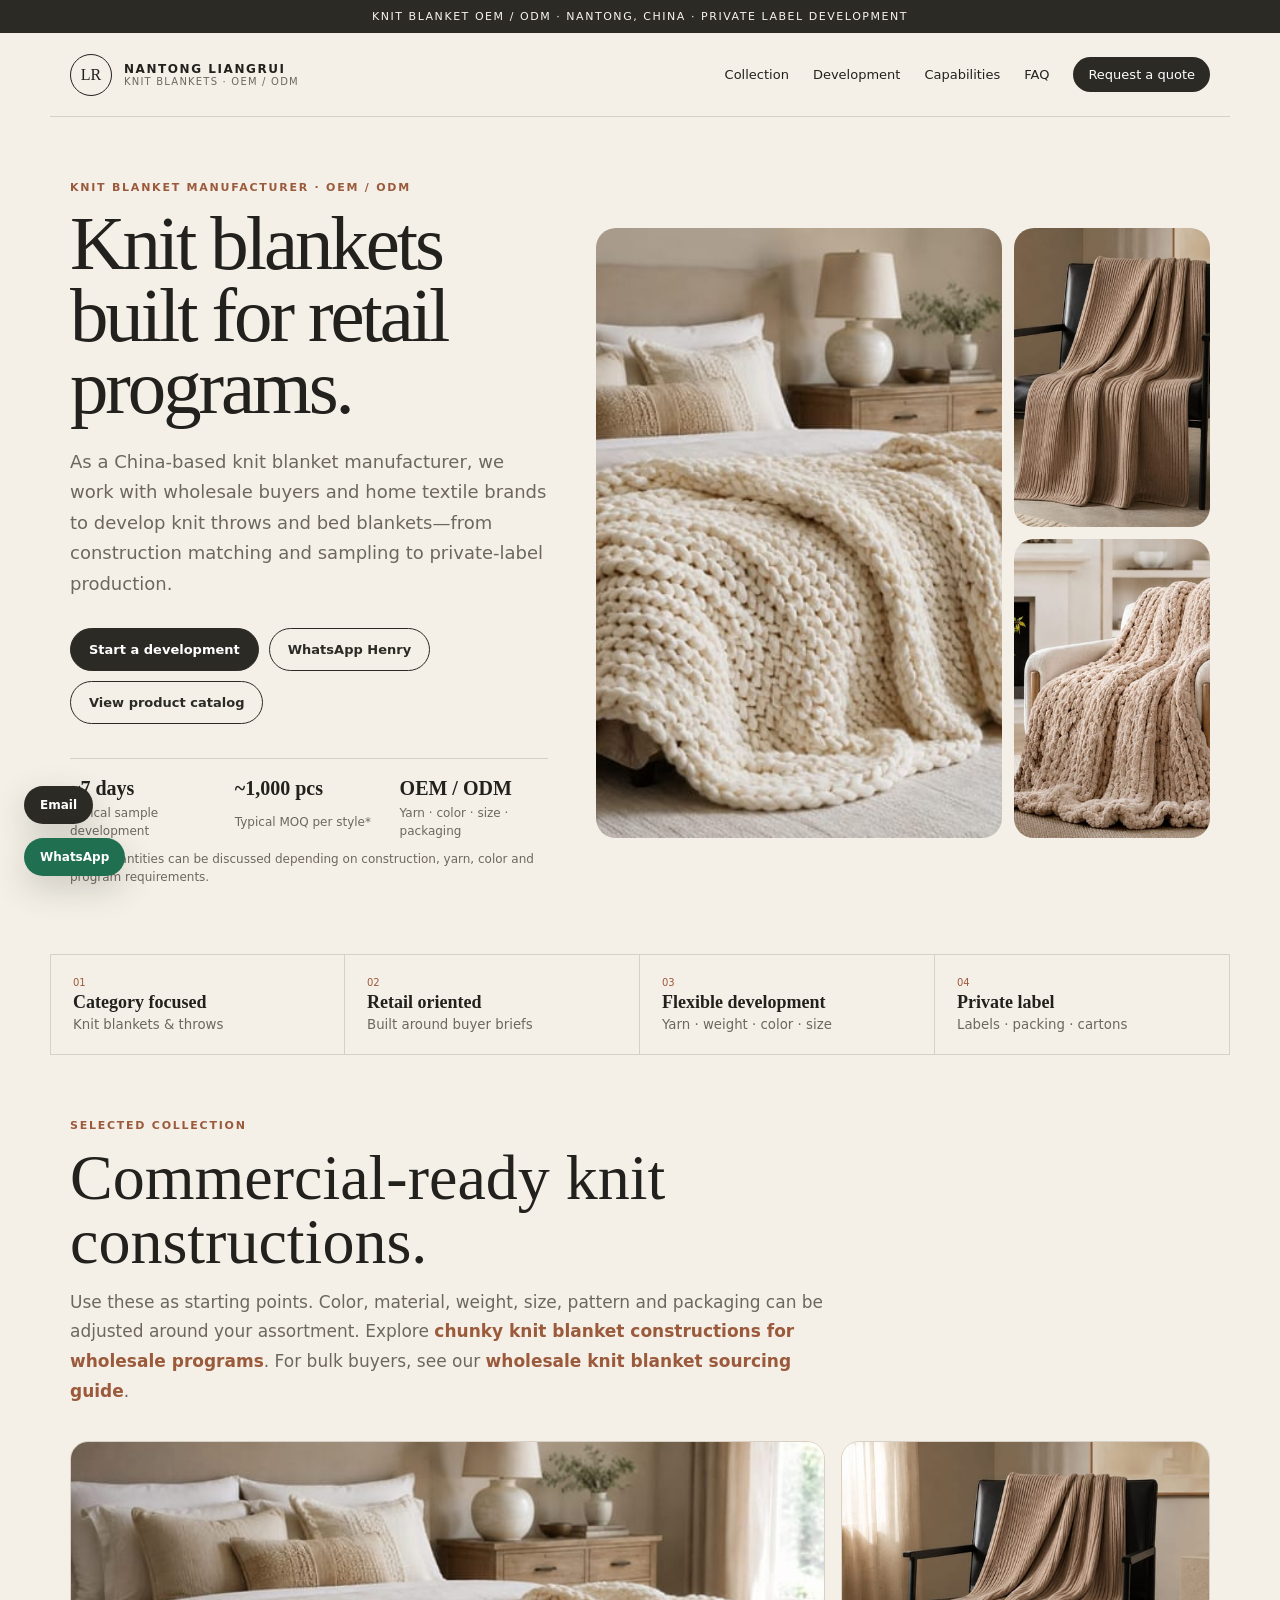
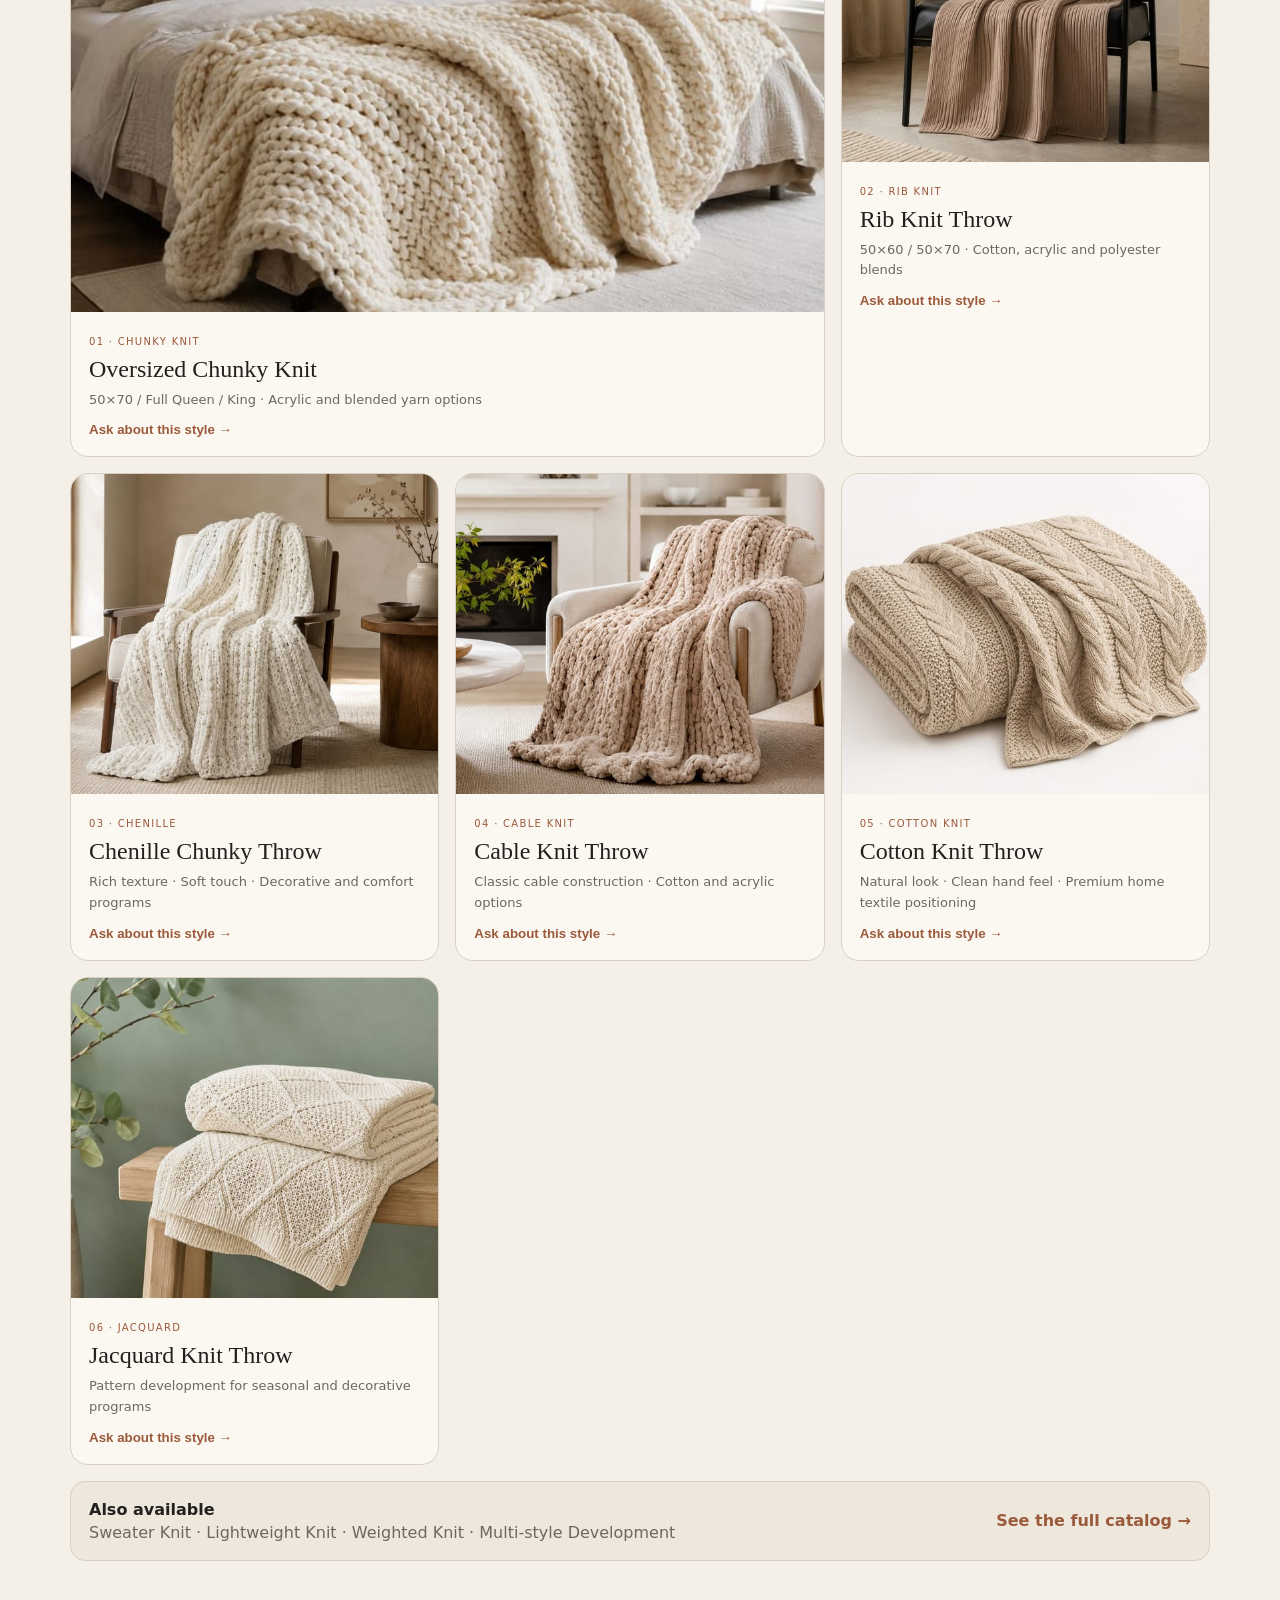
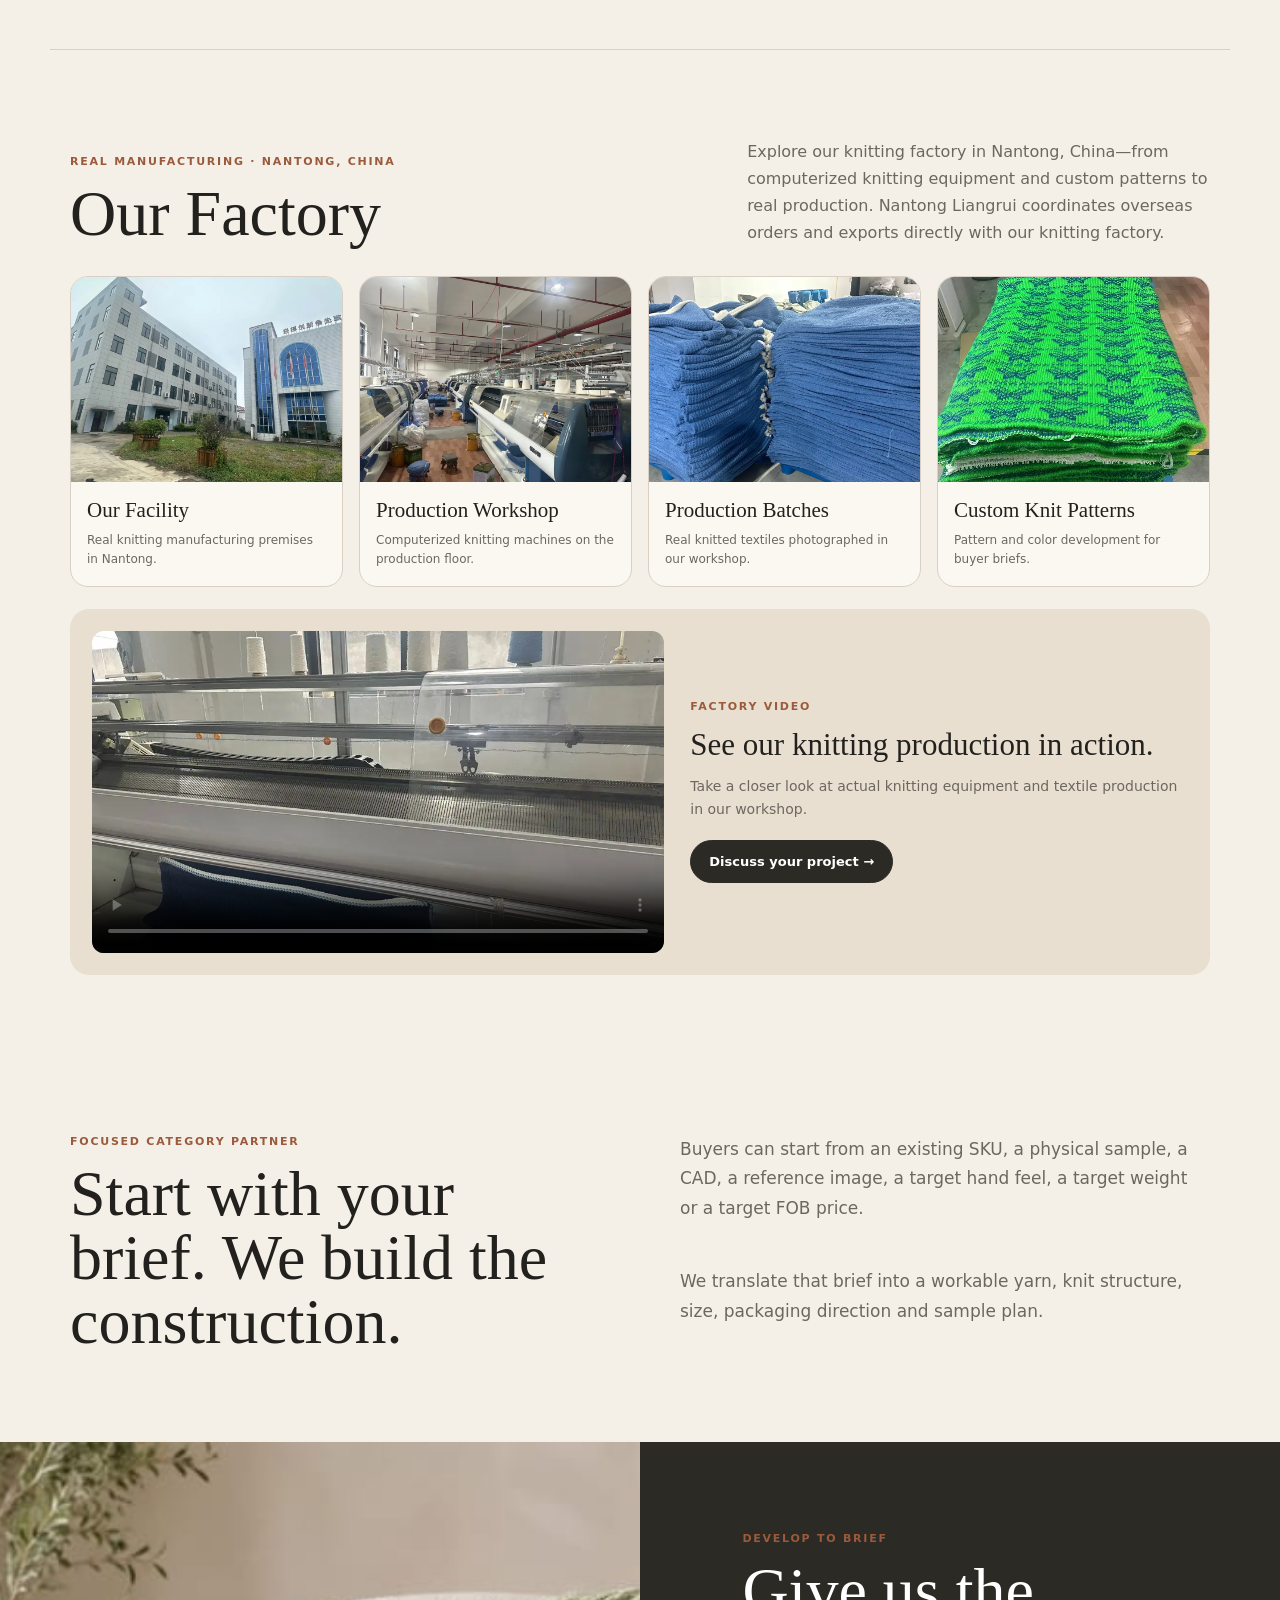
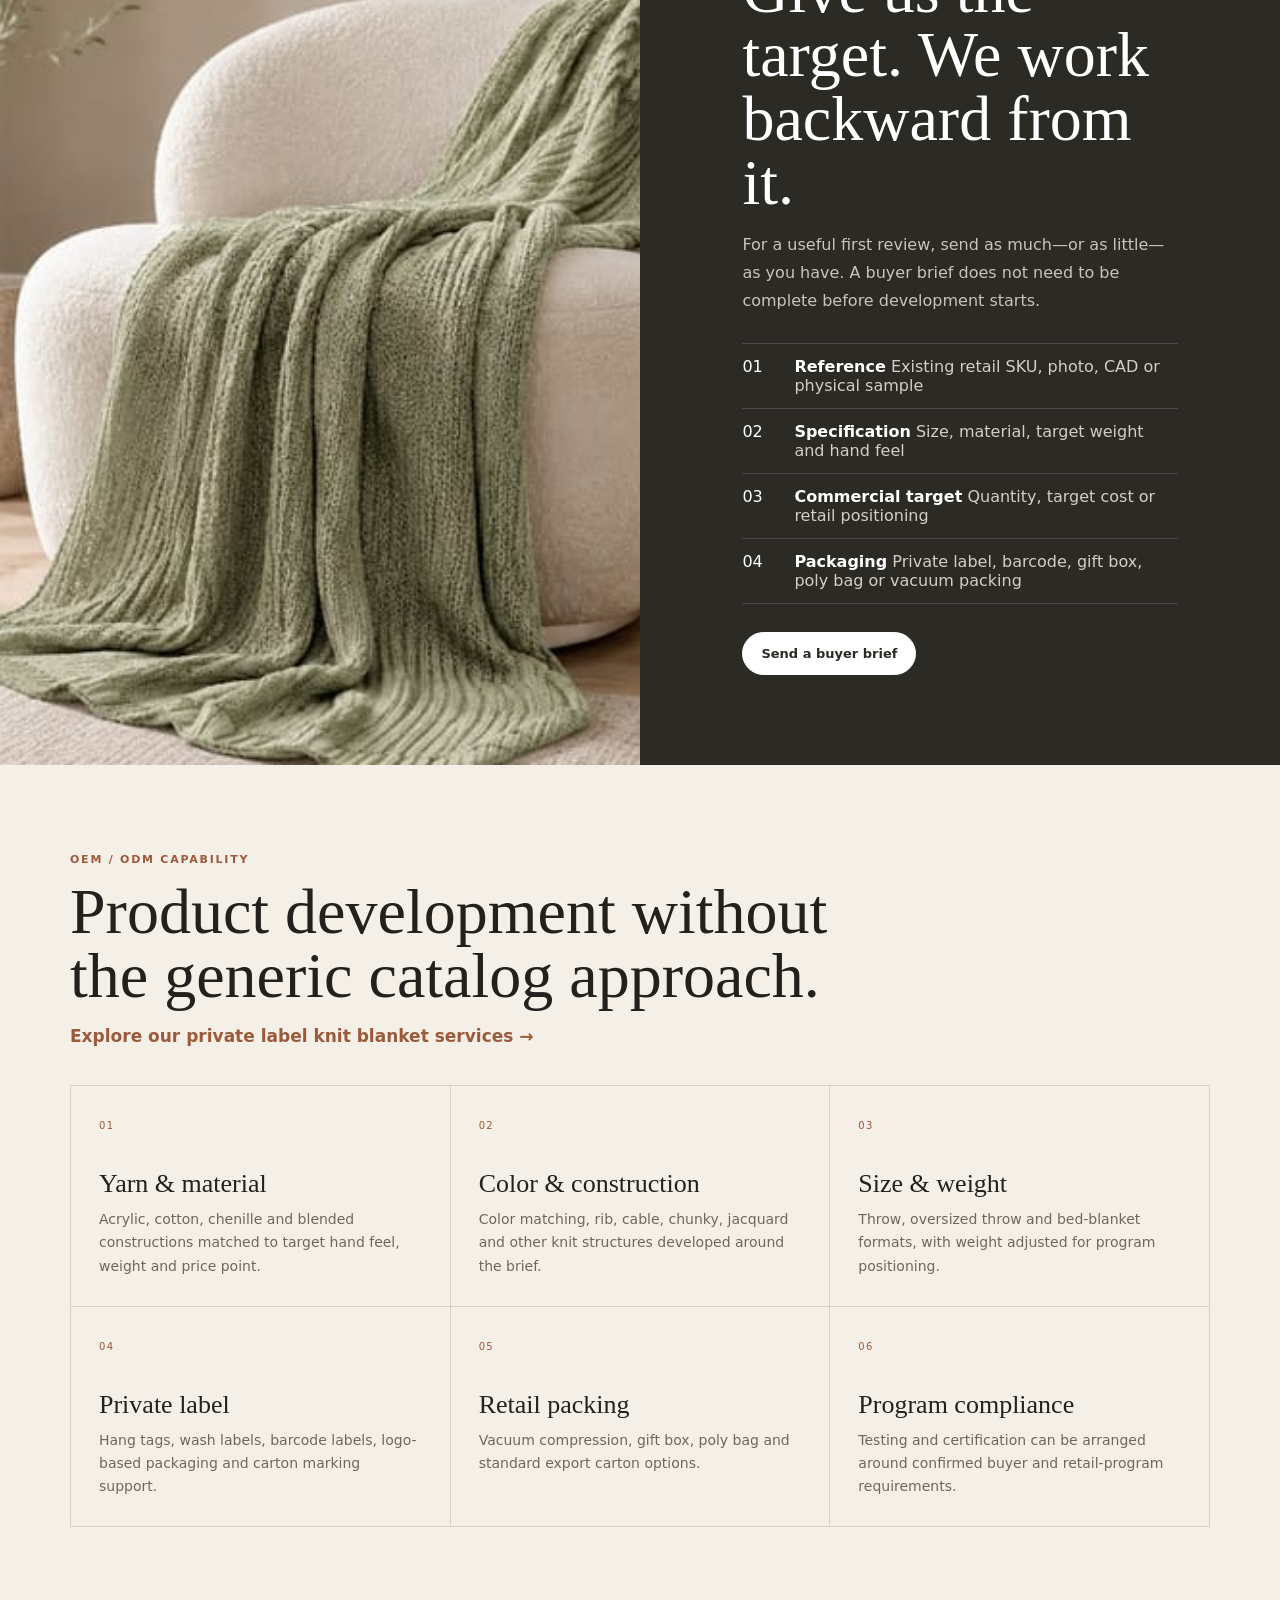
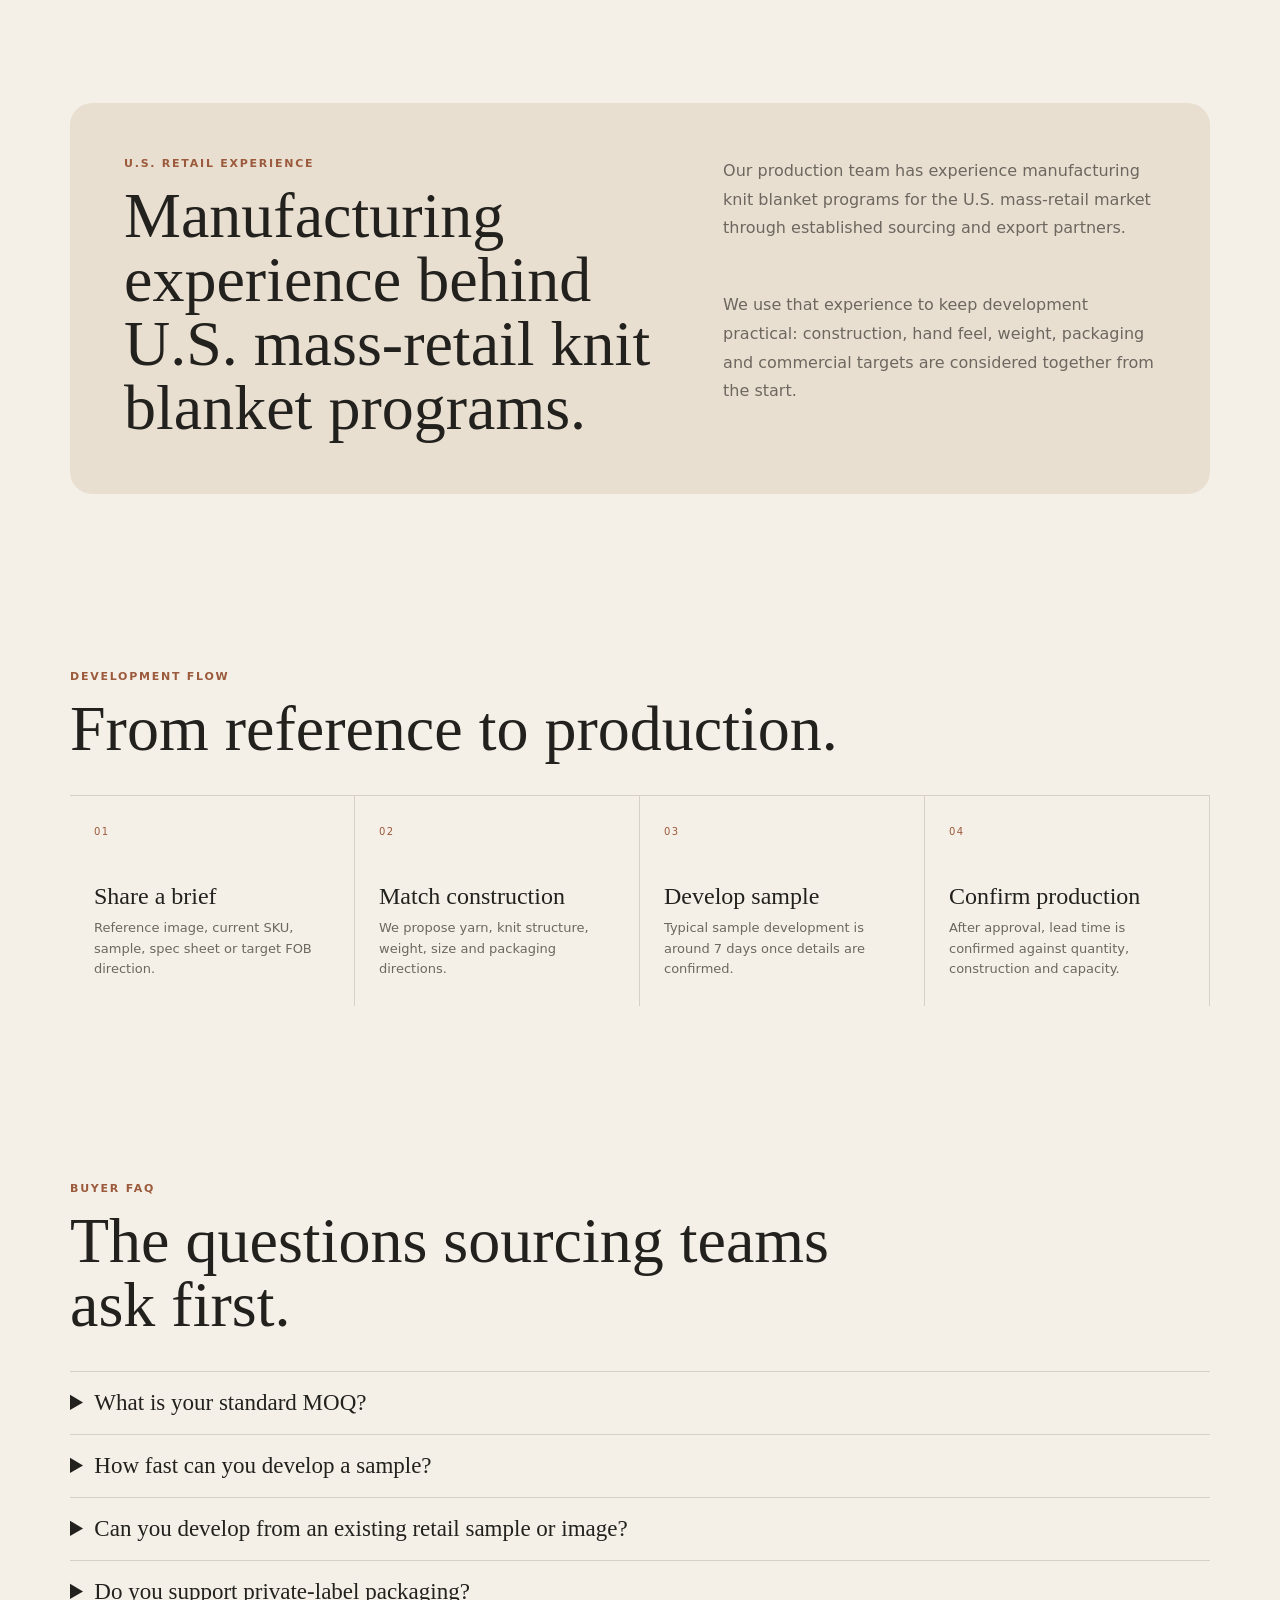
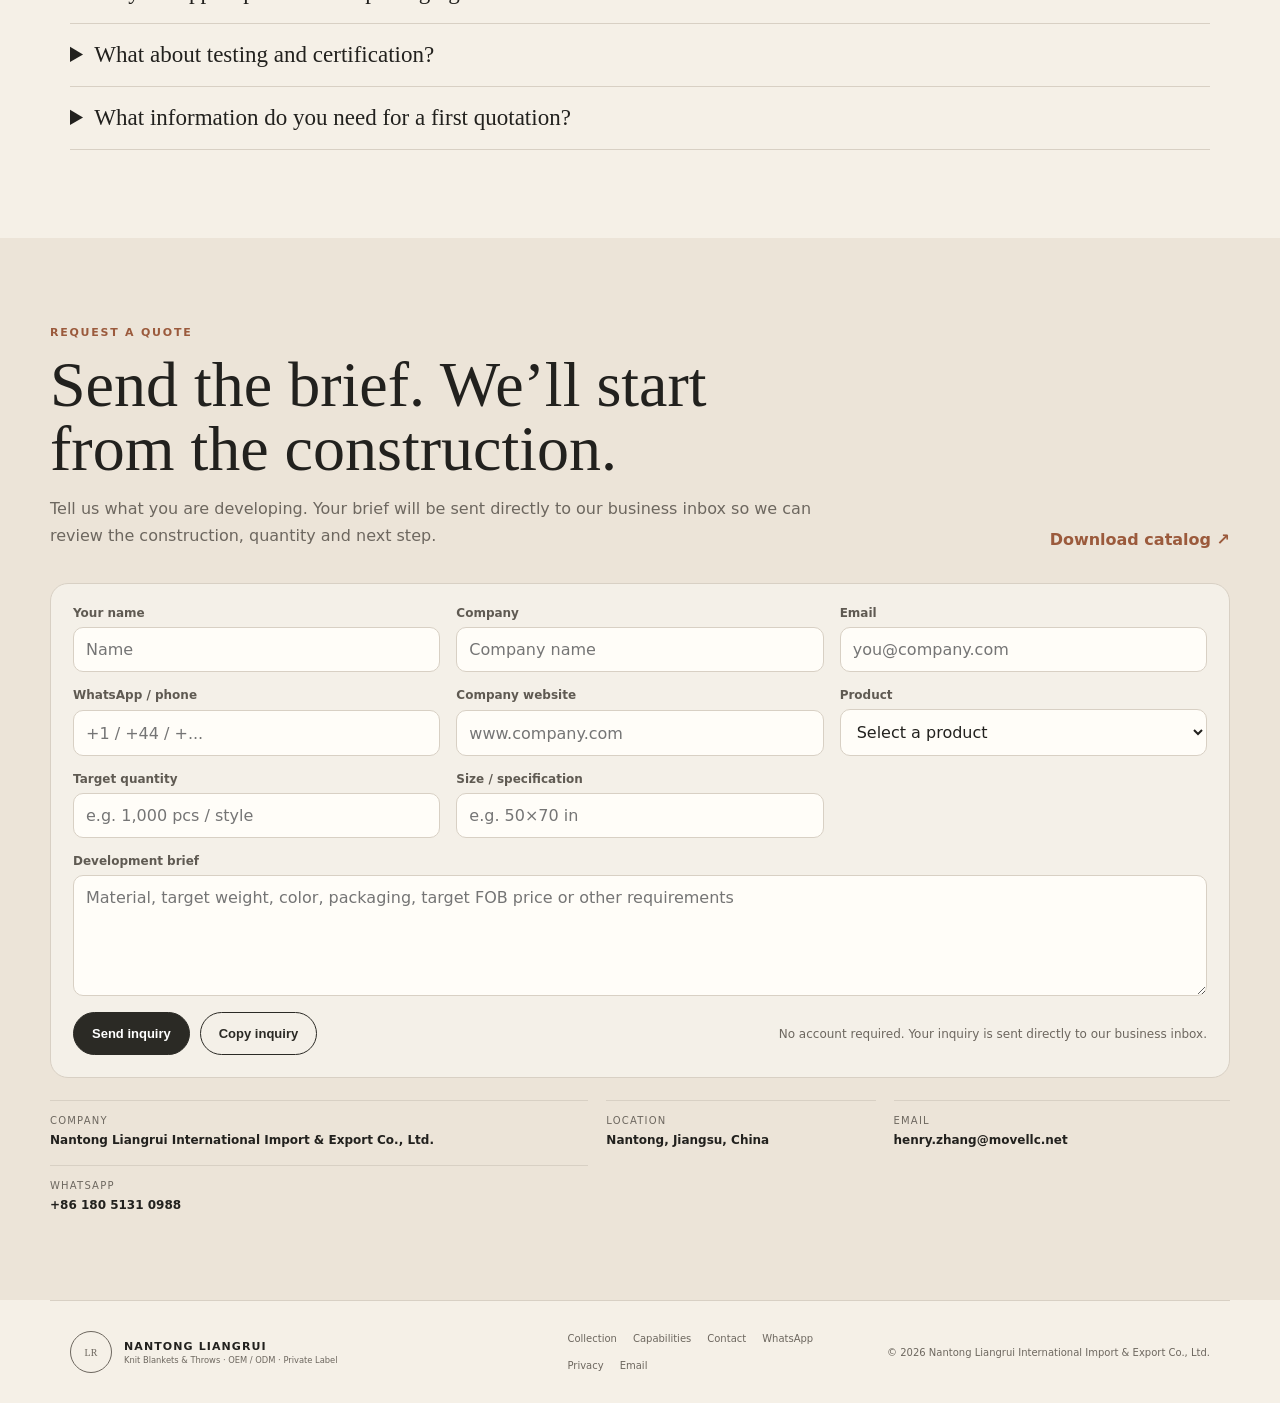
<file: index.html>
<!doctype html>
<html lang="en">
<head>
  <!-- Google tag (gtag.js) -->
  <script async src="https://www.googletagmanager.com/gtag/js?id=AW-18501347334"></script>
  <script>
    window.dataLayer = window.dataLayer || [];
    function gtag(){dataLayer.push(arguments);}
    gtag('js', new Date());
    gtag('config', 'AW-18501347334');
    gtag('config', 'G-PGMXJ76PZS');
  </script>
  <meta charset="utf-8" />
  <meta name="viewport" content="width=device-width, initial-scale=1" />
  <title>Knit Blanket Manufacturer in China | Wholesale &amp; OEM | Liangrui</title>
  <meta name="description" content="Nantong Liangrui is a China-based knit blanket manufacturer for wholesale and private-label programs. Explore chunky, cable and rib knit throws, OEM/ODM and sampling." />
  <meta name="keywords" content="knit blanket manufacturer, knit throw supplier, cable knit throw, chunky knit blanket, chenille throw, private label blanket, OEM blanket, ODM blanket, Nantong home textile" />
  <meta name="robots" content="index,follow,max-image-preview:large" />
  <meta name="theme-color" content="#efe9df" />
  <meta name="color-scheme" content="light" />
  <meta property="og:title" content="Knit Blanket Manufacturer in China | Wholesale &amp; OEM | Liangrui" />
  <meta property="og:description" content="Wholesale knit blankets and private-label knit throws from Nantong, China. OEM/ODM manufacturing, sampling and custom packaging." />
  <meta property="og:type" content="website" />
  <meta property="og:url" content="https://liangruihome.com/" />
  <link rel="canonical" href="https://liangruihome.com/" />
  <meta property="og:image" content="https://liangruihome.com/assets/images/chunky.jpg" />
  <link rel="icon" href="assets/icons/favicon.svg" type="image/svg+xml" />
  <link rel="manifest" href="site.webmanifest" />
  <link rel="stylesheet" href="styles.css" />
  <script type="application/ld+json">
  {
    "@context": "https://schema.org",
    "@type": "Organization",
    "name": "Nantong Liangrui International Import & Export Co., Ltd.",
    "email": "henry.zhang@movellc.net",
    "telephone": "+86 180 5131 0988",
    "address": {
      "@type": "PostalAddress",
      "addressLocality": "Nantong",
      "addressRegion": "Jiangsu",
      "addressCountry": "CN"
    },
    "description": "China-based knit blanket manufacturing and export support for wholesale, OEM/ODM and private-label home textile programs."
  }
  </script>
</head>
<body>
  <a class="skip-link" href="#main">Skip to content</a>
  <div class="topbar">Knit Blanket OEM / ODM · Nantong, China · Private Label Development</div>
  <header class="site-header" id="top">
    <a class="brand" href="#top" aria-label="Nantong Liangrui home">
      <span class="brand-mark" aria-hidden="true">LR</span>
      <span class="brand-copy"><strong>NANTONG LIANGRUI</strong><small>KNIT BLANKETS · OEM / ODM</small></span>
    </a>
    <button class="nav-toggle" aria-expanded="false" aria-controls="main-nav" aria-label="Toggle navigation">Menu</button>
    <nav id="main-nav" class="main-nav" aria-label="Primary navigation">
      <a href="#collection">Collection</a>
      <a href="#development">Development</a>
      <a href="#capabilities">Capabilities</a>
      <a href="#faq">FAQ</a>
      <a class="nav-cta" href="#inquiry">Request a quote</a>
    </nav>
  </header>
  <main id="main">
    <section class="hero">
      <div class="hero-copy reveal">
        <p class="eyebrow">KNIT BLANKET MANUFACTURER · OEM / ODM</p>
        <h1>Knit blankets built for retail programs.</h1>
        <p class="lede">As a China-based knit blanket manufacturer, we work with wholesale buyers and home textile brands to develop knit throws and bed blankets—from construction matching and sampling to private-label production.</p>
        <div class="hero-actions">
          <a class="btn btn-primary" href="#inquiry">Start a development</a>
          <a class="btn btn-secondary" href="https://wa.me/8618051310988?text=Hi%20Henry%2C%20I%20found%20LiangruiHome.com%20and%20would%20like%20to%20discuss%20a%20knit%20blanket%20program." target="_blank" rel="noopener">WhatsApp Henry</a>
          <a class="btn btn-secondary" href="assets/docs/liangrui-catalog.pdf" target="_blank" rel="noopener">View product catalog</a>
        </div>
        <div class="hero-facts" aria-label="Key capabilities">
          <div><strong>~7 days</strong><span>Typical sample development</span></div>
          <div><strong>~1,000 pcs</strong><span>Typical MOQ per style*</span></div>
          <div><strong>OEM / ODM</strong><span>Yarn · color · size · packaging</span></div>
        </div>
        <p class="micro">*Trial quantities can be discussed depending on construction, yarn, color and program requirements.</p>
      </div>
      <div class="hero-media hero-gallery reveal" aria-label="Selected knit blanket constructions">
        <figure class="hero-shot hero-shot-main">
          <img src="assets/images/chunky.jpg" srcset="assets/images/chunky-640.jpg 640w, assets/images/chunky-960.jpg 960w, assets/images/chunky-1200.jpg 1200w, assets/images/chunky.jpg 1400w" sizes="(max-width:680px) calc(100vw - 40px), (max-width:980px) 90vw, 43vw" alt="Oversized chunky knit blanket styled in a neutral bedroom" width="900" height="900" fetchpriority="high" />
        </figure>
        <figure class="hero-shot hero-shot-small">
          <img src="assets/images/rib.jpg" srcset="assets/images/rib-640.jpg 640w, assets/images/rib-960.jpg 960w, assets/images/rib-1200.jpg 1200w, assets/images/rib.jpg 1400w" sizes="(max-width:680px) calc(50vw - 25px), (max-width:980px) 30vw, 22vw" alt="Rib knit throw blanket in a neutral home setting" width="900" height="900" loading="eager" fetchpriority="low" />
        </figure>
        <figure class="hero-shot hero-shot-small">
          <img src="assets/images/cable.jpg" srcset="assets/images/cable-640.jpg 640w, assets/images/cable-960.jpg 960w, assets/images/cable-1200.jpg 1200w, assets/images/cable.jpg 1400w" sizes="(max-width:680px) calc(50vw - 25px), (max-width:980px) 30vw, 22vw" alt="Cable knit throw blanket in a warm neutral setting" width="900" height="900" loading="eager" fetchpriority="low" />
        </figure>
      </div>
    </section>
    <section class="trust-strip" aria-label="Core strengths">
      <div><span>01</span><strong>Category focused</strong><small>Knit blankets & throws</small></div>
      <div><span>02</span><strong>Retail oriented</strong><small>Built around buyer briefs</small></div>
      <div><span>03</span><strong>Flexible development</strong><small>Yarn · weight · color · size</small></div>
      <div><span>04</span><strong>Private label</strong><small>Labels · packing · cartons</small></div>
    </section>
    <section class="section products-section" id="collection">
      <div class="section-head reveal">
        <p class="eyebrow">SELECTED COLLECTION</p>
        <h2>Commercial-ready knit constructions.</h2>
        <p>Use these as starting points. Color, material, weight, size, pattern and packaging can be adjusted around your assortment. Explore <a class="dark-link" href="/chunky-knit-blankets.html">chunky knit blanket constructions for wholesale programs</a>. For bulk buyers, see our <a class="dark-link" href="/wholesale-knit-blankets.html">wholesale knit blanket sourcing guide</a>.</p>
      </div>
      <div class="product-grid">
        <article class="product-card product-card-feature reveal" data-product="Oversized Chunky Knit">
          <a href="/chunky-knit-blankets.html" aria-label="View Oversized Chunky Knit blanket details"><img src="assets/images/chunky.jpg" srcset="assets/images/chunky-640.jpg 640w, assets/images/chunky-960.jpg 960w, assets/images/chunky-1200.jpg 1200w, assets/images/chunky.jpg 1400w" sizes="(max-width:680px) calc(100vw - 40px), (max-width:980px) 90vw, 65vw" alt="Oversized chunky knit bed blanket in a neutral bedroom" loading="lazy" decoding="async" /></a>
          <div><span>01 · CHUNKY KNIT</span><h3><a href="/chunky-knit-blankets.html">Oversized Chunky Knit</a></h3><p>50×70 / Full Queen / King · Acrylic and blended yarn options</p><button class="product-link" type="button">Ask about this style →</button></div>
        </article>
        <article class="product-card reveal" data-product="Rib Knit Throw">
          <img src="assets/images/rib.jpg" srcset="assets/images/rib-640.jpg 640w, assets/images/rib-960.jpg 960w, assets/images/rib-1200.jpg 1200w, assets/images/rib.jpg 1400w" sizes="(max-width:680px) calc(100vw - 40px), (max-width:980px) 46vw, 32vw" alt="Rib knit throw blanket" loading="lazy" decoding="async" />
          <div><span>02 · RIB KNIT</span><h3>Rib Knit Throw</h3><p>50×60 / 50×70 · Cotton, acrylic and polyester blends</p><button class="product-link" type="button">Ask about this style →</button></div>
        </article>
        <article class="product-card reveal" data-product="Chenille Chunky Throw">
          <img src="assets/images/chenille.jpg" srcset="assets/images/chenille-640.jpg 640w, assets/images/chenille-960.jpg 960w, assets/images/chenille-1200.jpg 1200w, assets/images/chenille.jpg 1400w" sizes="(max-width:680px) calc(100vw - 40px), (max-width:980px) 46vw, 32vw" alt="Chenille chunky knit throw" loading="lazy" decoding="async" />
          <div><span>03 · CHENILLE</span><h3>Chenille Chunky Throw</h3><p>Rich texture · Soft touch · Decorative and comfort programs</p><button class="product-link" type="button">Ask about this style →</button></div>
        </article>
        <article class="product-card reveal" data-product="Cable Knit Throw">
          <img src="assets/images/cable.jpg" srcset="assets/images/cable-640.jpg 640w, assets/images/cable-960.jpg 960w, assets/images/cable-1200.jpg 1200w, assets/images/cable.jpg 1400w" sizes="(max-width:680px) calc(100vw - 40px), (max-width:980px) 46vw, 32vw" alt="Cable knit throw blanket" loading="lazy" decoding="async" />
          <div><span>04 · CABLE KNIT</span><h3>Cable Knit Throw</h3><p>Classic cable construction · Cotton and acrylic options</p><button class="product-link" type="button">Ask about this style →</button></div>
        </article>
        <article class="product-card reveal" data-product="Cotton Knit Throw">
          <img src="assets/images/cotton.jpg" srcset="assets/images/cotton-640.jpg 640w, assets/images/cotton-960.jpg 960w, assets/images/cotton-1200.jpg 1200w, assets/images/cotton.jpg 1400w" sizes="(max-width:680px) calc(100vw - 40px), (max-width:980px) 46vw, 32vw" alt="Cotton knit throw blanket" loading="lazy" decoding="async" />
          <div><span>05 · COTTON KNIT</span><h3>Cotton Knit Throw</h3><p>Natural look · Clean hand feel · Premium home textile positioning</p><button class="product-link" type="button">Ask about this style →</button></div>
        </article>
        <article class="product-card reveal" data-product="Jacquard Knit Throw">
          <img src="assets/images/jacquard.jpg" srcset="assets/images/jacquard-640.jpg 640w, assets/images/jacquard-960.jpg 960w, assets/images/jacquard-1200.jpg 1200w, assets/images/jacquard.jpg 1400w" sizes="(max-width:680px) calc(100vw - 40px), (max-width:980px) 46vw, 32vw" alt="Jacquard knit throw blanket" loading="lazy" decoding="async" />
          <div><span>06 · JACQUARD</span><h3>Jacquard Knit Throw</h3><p>Pattern development for seasonal and decorative programs</p><button class="product-link" type="button">Ask about this style →</button></div>
        </article>
      </div>
      <div class="more-products reveal">
        <div><strong>Also available</strong><span>Sweater Knit · Lightweight Knit · Weighted Knit · Multi-style Development</span></div>
        <a class="text-link dark-link" href="assets/docs/liangrui-catalog.pdf" target="_blank" rel="noopener">See the full catalog →</a>
      </div>
    </section>
    <!-- Added section only: Our Factory (2026-10-20). All original website content remains unchanged. -->
    <section class="section factory-section" id="our-factory" aria-labelledby="factory-title">
      <div class="factory-intro">
        <div>
          <p class="eyebrow">REAL MANUFACTURING · NANTONG, CHINA</p>
          <h2 id="factory-title">Our Factory</h2>
        </div>
        <p>Explore our knitting factory in Nantong, China—from computerized knitting equipment and custom patterns to real production. Nantong Liangrui coordinates overseas orders and exports directly with our knitting factory.</p>
      </div>
      <div class="factory-grid">
        <figure class="factory-item">
          <img src="assets/factory/factory-exterior.webp" alt="Our actual knitting factory buildings in Nantong, China" width="960" height="720" loading="lazy" decoding="async" />
          <figcaption><strong>Our Facility</strong><p>Real knitting manufacturing premises in Nantong.</p></figcaption>
        </figure>
        <figure class="factory-item">
          <img src="assets/factory/factory-floor.webp" alt="Rows of computerized knitting machines inside our real workshop" width="960" height="720" loading="lazy" decoding="async" />
          <figcaption><strong>Production Workshop</strong><p>Computerized knitting machines on the production floor.</p></figcaption>
        </figure>
        <figure class="factory-item">
          <img src="assets/factory/factory-blue.webp" alt="Blue knitted textile batches photographed in our production workshop" width="960" height="720" loading="lazy" decoding="async" />
          <figcaption><strong>Production Batches</strong><p>Real knitted textiles photographed in our workshop.</p></figcaption>
        </figure>
        <figure class="factory-item">
          <img src="assets/factory/factory-green.webp" alt="Green and navy jacquard knit fabric with custom patterns" width="900" height="720" loading="lazy" decoding="async" />
          <figcaption><strong>Custom Knit Patterns</strong><p>Pattern and color development for buyer briefs.</p></figcaption>
        </figure>
      </div>
      <div class="factory-video-row">
        <video controls preload="metadata" playsinline muted poster="assets/factory/factory-machine.webp" aria-label="Our factory production equipment in operation">
          <source src="assets/factory/factory-production.mp4" type="video/mp4" />
          Your browser does not support embedded video.
        </video>
        <div>
          <p class="eyebrow">FACTORY VIDEO</p>
          <h3>See our knitting production in action.</h3>
          <p>Take a closer look at actual knitting equipment and textile production in our workshop.</p>
          <a class="btn btn-primary" href="#inquiry">Discuss your project →</a>
        </div>
      </div>
    </section>
    <section class="section intro-section">
      <div class="intro-grid">
        <div class="reveal"><p class="eyebrow">FOCUSED CATEGORY PARTNER</p><h2>Start with your brief. We build the construction.</h2></div>
        <div class="intro-copy reveal">
          <p>Buyers can start from an existing SKU, a physical sample, a CAD, a reference image, a target hand feel, a target weight or a target FOB price.</p>
          <p>We translate that brief into a workable yarn, knit structure, size, packaging direction and sample plan.</p>
        </div>
      </div>
    </section>
    <section class="section brief-section" id="development">
      <div class="brief-media reveal"><img src="assets/images/lightweight.jpg" srcset="assets/images/lightweight-640.jpg 640w, assets/images/lightweight-960.jpg 960w, assets/images/lightweight-1200.jpg 1200w, assets/images/lightweight.jpg 1400w" sizes="(max-width:680px) calc(100vw - 40px), (max-width:980px) 90vw, 50vw" alt="Assortment of cable, chunky and rib knit throw blankets" loading="lazy" decoding="async" /></div>
      <div class="brief-copy reveal">
        <p class="eyebrow">DEVELOP TO BRIEF</p>
        <h2>Give us the target. We work backward from it.</h2>
        <p>For a useful first review, send as much—or as little—as you have. A buyer brief does not need to be complete before development starts.</p>
        <div class="brief-list">
          <div><span>01</span><p><strong>Reference</strong> Existing retail SKU, photo, CAD or physical sample</p></div>
          <div><span>02</span><p><strong>Specification</strong> Size, material, target weight and hand feel</p></div>
          <div><span>03</span><p><strong>Commercial target</strong> Quantity, target cost or retail positioning</p></div>
          <div><span>04</span><p><strong>Packaging</strong> Private label, barcode, gift box, poly bag or vacuum packing</p></div>
        </div>
        <a class="btn btn-primary" href="#inquiry">Send a buyer brief</a>
      </div>
    </section>
    <section class="section capabilities-section" id="capabilities">
      <div class="section-head reveal"><p class="eyebrow">OEM / ODM CAPABILITY</p><h2>Product development without the generic catalog approach.</h2><p><a class="dark-link" href="/private-label-knit-blankets.html">Explore our private label knit blanket services →</a></p></div>
      <div class="capability-grid">
        <article class="capability-card reveal"><span>01</span><h3>Yarn & material</h3><p>Acrylic, cotton, chenille and blended constructions matched to target hand feel, weight and price point.</p></article>
        <article class="capability-card reveal"><span>02</span><h3>Color & construction</h3><p>Color matching, rib, cable, chunky, jacquard and other knit structures developed around the brief.</p></article>
        <article class="capability-card reveal"><span>03</span><h3>Size & weight</h3><p>Throw, oversized throw and bed-blanket formats, with weight adjusted for program positioning.</p></article>
        <article class="capability-card reveal"><span>04</span><h3>Private label</h3><p>Hang tags, wash labels, barcode labels, logo-based packaging and carton marking support.</p></article>
        <article class="capability-card reveal"><span>05</span><h3>Retail packing</h3><p>Vacuum compression, gift box, poly bag and standard export carton options.</p></article>
        <article class="capability-card reveal"><span>06</span><h3>Program compliance</h3><p>Testing and certification can be arranged around confirmed buyer and retail-program requirements.</p></article>
      </div>
    </section>
    <section class="section proof-section">
      <div class="proof-panel reveal">
        <div><p class="eyebrow">U.S. RETAIL EXPERIENCE</p><h2>Manufacturing experience behind U.S. mass-retail knit blanket programs.</h2></div>
        <div class="proof-copy">
          <p>Our production team has experience manufacturing knit blanket programs for the U.S. mass-retail market through established sourcing and export partners.</p>
          <p>We use that experience to keep development practical: construction, hand feel, weight, packaging and commercial targets are considered together from the start.</p>
        </div>
      </div>
    </section>
    <section class="section process-section">
      <div class="section-head reveal"><p class="eyebrow">DEVELOPMENT FLOW</p><h2>From reference to production.</h2></div>
      <ol class="process-grid">
        <li class="reveal"><span>01</span><h3>Share a brief</h3><p>Reference image, current SKU, sample, spec sheet or target FOB direction.</p></li>
        <li class="reveal"><span>02</span><h3>Match construction</h3><p>We propose yarn, knit structure, weight, size and packaging directions.</p></li>
        <li class="reveal"><span>03</span><h3>Develop sample</h3><p>Typical sample development is around 7 days once details are confirmed.</p></li>
        <li class="reveal"><span>04</span><h3>Confirm production</h3><p>After approval, lead time is confirmed against quantity, construction and capacity.</p></li>
      </ol>
    </section>
    <section class="section faq-section" id="faq" aria-labelledby="faq-heading">
      <div class="section-head reveal"><p class="eyebrow">BUYER FAQ</p><h2 id="faq-heading">The questions sourcing teams ask first.</h2></div>
      <div class="faq-list">
        <details class="reveal"><summary>What is your standard MOQ?</summary><p>Typical MOQ is around 1,000 pcs per style. Qualified trial quantities can be discussed depending on construction, yarn, color and packaging requirements.</p></details>
        <details class="reveal"><summary>How fast can you develop a sample?</summary><p>Typical sample development is around 7 days after construction details, yarn direction and size are confirmed.</p></details>
        <details class="reveal"><summary>Can you develop from an existing retail sample or image?</summary><p>Yes. A physical sample, reference image, CAD, specification sheet or target cost can all be used as a development starting point.</p></details>
        <details class="reveal"><summary>Do you support private-label packaging?</summary><p>Yes. Hang tags, wash labels, barcode labels, gift boxes, poly bags, vacuum packing and carton markings can be developed around program requirements.</p></details>
        <details class="reveal"><summary>What about testing and certification?</summary><p>Testing and certification can be arranged according to confirmed buyer and retail-program requirements. Certification claims are made only when the relevant program is in place.</p></details>
        <details class="reveal"><summary>What information do you need for a first quotation?</summary><p>Product type, size, material or yarn direction, target weight, quantity, packaging and—if available—a reference image or target price. If some details are not fixed, we can begin with the information you have.</p></details>
      </div>
    </section>
    <section class="contact-section" id="inquiry">
      <div class="contact-intro reveal">
        <div><p class="eyebrow">REQUEST A QUOTE</p><h2>Send the brief. We’ll start from the construction.</h2><p>Tell us what you are developing. Your brief will be sent directly to our business inbox so we can review the construction, quantity and next step.</p></div>
        <a class="catalog-link" href="assets/docs/liangrui-catalog.pdf" target="_blank" rel="noopener">Download catalog <span>↗</span></a>
      </div>
      <form class="rfq-form reveal" id="rfq-form" action="https://api.web3forms.com/submit" method="POST">
        <input type="hidden" name="access_key" value="2eabe2ff-d18c-4cc9-b0bb-a12939d9d687" />
        <input type="hidden" name="subject" value="New LiangruiHome.com B2B Inquiry" />
        <input type="hidden" name="redirect" value="https://liangruihome.com/thank-you.html" />
        <input type="hidden" name="from_name" value="LiangruiHome B2B Inquiry" />
        <input type="hidden" name="replyto" id="rfq-replyto" value="" />
        <input type="checkbox" name="botcheck" tabindex="-1" autocomplete="off" style="display:none" aria-hidden="true" />
        <input type="hidden" name="utm_source" id="utm-source" value="" />
        <input type="hidden" name="utm_medium" id="utm-medium" value="" />
        <input type="hidden" name="utm_campaign" id="utm-campaign" value="" />
        <input type="hidden" name="utm_term" id="utm-term" value="" />
        <input type="hidden" name="utm_content" id="utm-content" value="" />
        <input type="hidden" name="landing_page" id="landing-page" value="" />
        <input type="hidden" name="referrer" id="referrer" value="" />
        <div class="form-field"><label for="rfq-name">Your name</label><input id="rfq-name" name="name" autocomplete="name" placeholder="Name" required /></div>
        <div class="form-field"><label for="rfq-company">Company</label><input id="rfq-company" name="company" autocomplete="organization" placeholder="Company name" required /></div>
        <div class="form-field"><label for="rfq-email">Email</label><input id="rfq-email" name="email" type="email" autocomplete="email" placeholder="you@company.com" required /></div>
        <div class="form-field"><label for="rfq-phone">WhatsApp / phone</label><input id="rfq-phone" name="phone" autocomplete="tel" placeholder="+1 / +44 / +..." /></div>
        <div class="form-field"><label for="rfq-website">Company website</label><input id="rfq-website" name="website" autocomplete="url" placeholder="www.company.com" /></div>
        <div class="form-field"><label for="rfq-product">Product</label><select id="rfq-product" name="product"><option value="">Select a product</option><option>Oversized Chunky Knit</option><option>Sweater Knit Blanket</option><option>Rib Knit Throw</option><option>Chenille Chunky Throw</option><option>Cable Knit Throw</option><option>Cotton Knit Throw</option><option>Lightweight Knit Throw</option><option>Weighted Knit Blanket</option><option>Jacquard Knit Throw</option><option>Custom / Other</option></select></div>
        <div class="form-field"><label for="rfq-qty">Target quantity</label><input id="rfq-qty" name="quantity" placeholder="e.g. 1,000 pcs / style" /></div>
        <div class="form-field"><label for="rfq-size">Size / specification</label><input id="rfq-size" name="size" placeholder="e.g. 50×70 in" /></div>
        <div class="form-field form-field-wide"><label for="rfq-message">Development brief</label><textarea id="rfq-message" name="message" rows="5" placeholder="Material, target weight, color, packaging, target FOB price or other requirements"></textarea></div>
        <div class="form-submit">
          <button class="btn btn-primary" type="submit">Send inquiry</button>
          <button class="btn btn-ghost" type="button" id="copy-inquiry">Copy inquiry</button>
          <p id="form-status" role="status" aria-live="polite">No account required. Your inquiry is sent directly to our business inbox.</p>
        </div>
      </form>
      <div class="contact-meta reveal">
        <div><span>Company</span><strong>Nantong Liangrui International Import & Export Co., Ltd.</strong></div>
        <div><span>Location</span><strong>Nantong, Jiangsu, China</strong></div>
        <div><span>Email</span><strong><a href="mailto:henry.zhang@movellc.net">henry.zhang@movellc.net</a></strong></div>
        <div><span>WhatsApp</span><strong><a href="https://wa.me/8618051310988?text=Hi%20Henry%2C%20I%20found%20LiangruiHome.com%20and%20would%20like%20to%20discuss%20a%20knit%20blanket%20program." target="_blank" rel="noopener">+86 180 5131 0988</a></strong></div>
      </div>
    </section>
  </main>
  <footer>
    <div class="footer-brand"><span class="brand-mark" aria-hidden="true">LR</span><div><strong>NANTONG LIANGRUI</strong><small>Knit Blankets & Throws · OEM / ODM · Private Label</small></div></div>
    <div class="footer-links"><a href="#collection">Collection</a><a href="#capabilities">Capabilities</a><a href="#inquiry">Contact</a><a href="https://wa.me/8618051310988?text=Hi%20Henry%2C%20I%20found%20LiangruiHome.com%20and%20would%20like%20to%20discuss%20a%20knit%20blanket%20program." target="_blank" rel="noopener">WhatsApp</a><a href="privacy.html">Privacy</a><a href="mailto:henry.zhang@movellc.net">Email</a></div>
    <p>© 2026 Nantong Liangrui International Import & Export Co., Ltd.</p>
  </footer>
  <a class="floating-email" href="mailto:henry.zhang@movellc.net?subject=Knit%20Blanket%20Inquiry%20from%20LiangruiHome.com" aria-label="Email Henry Zhang">Email</a>
  <a class="floating-whatsapp" href="https://wa.me/8618051310988?text=Hi%20Henry%2C%20I%20found%20LiangruiHome.com%20and%20would%20like%20to%20discuss%20a%20knit%20blanket%20program." target="_blank" rel="noopener" aria-label="Chat with Henry on WhatsApp">WhatsApp</a>
  <a class="floating-inquiry" href="#inquiry" aria-label="Request a quote">Request a quote</a>
<script src="script.js?v=20261106-responsive-image-fallback"></script>
</body>
</html>
</file>
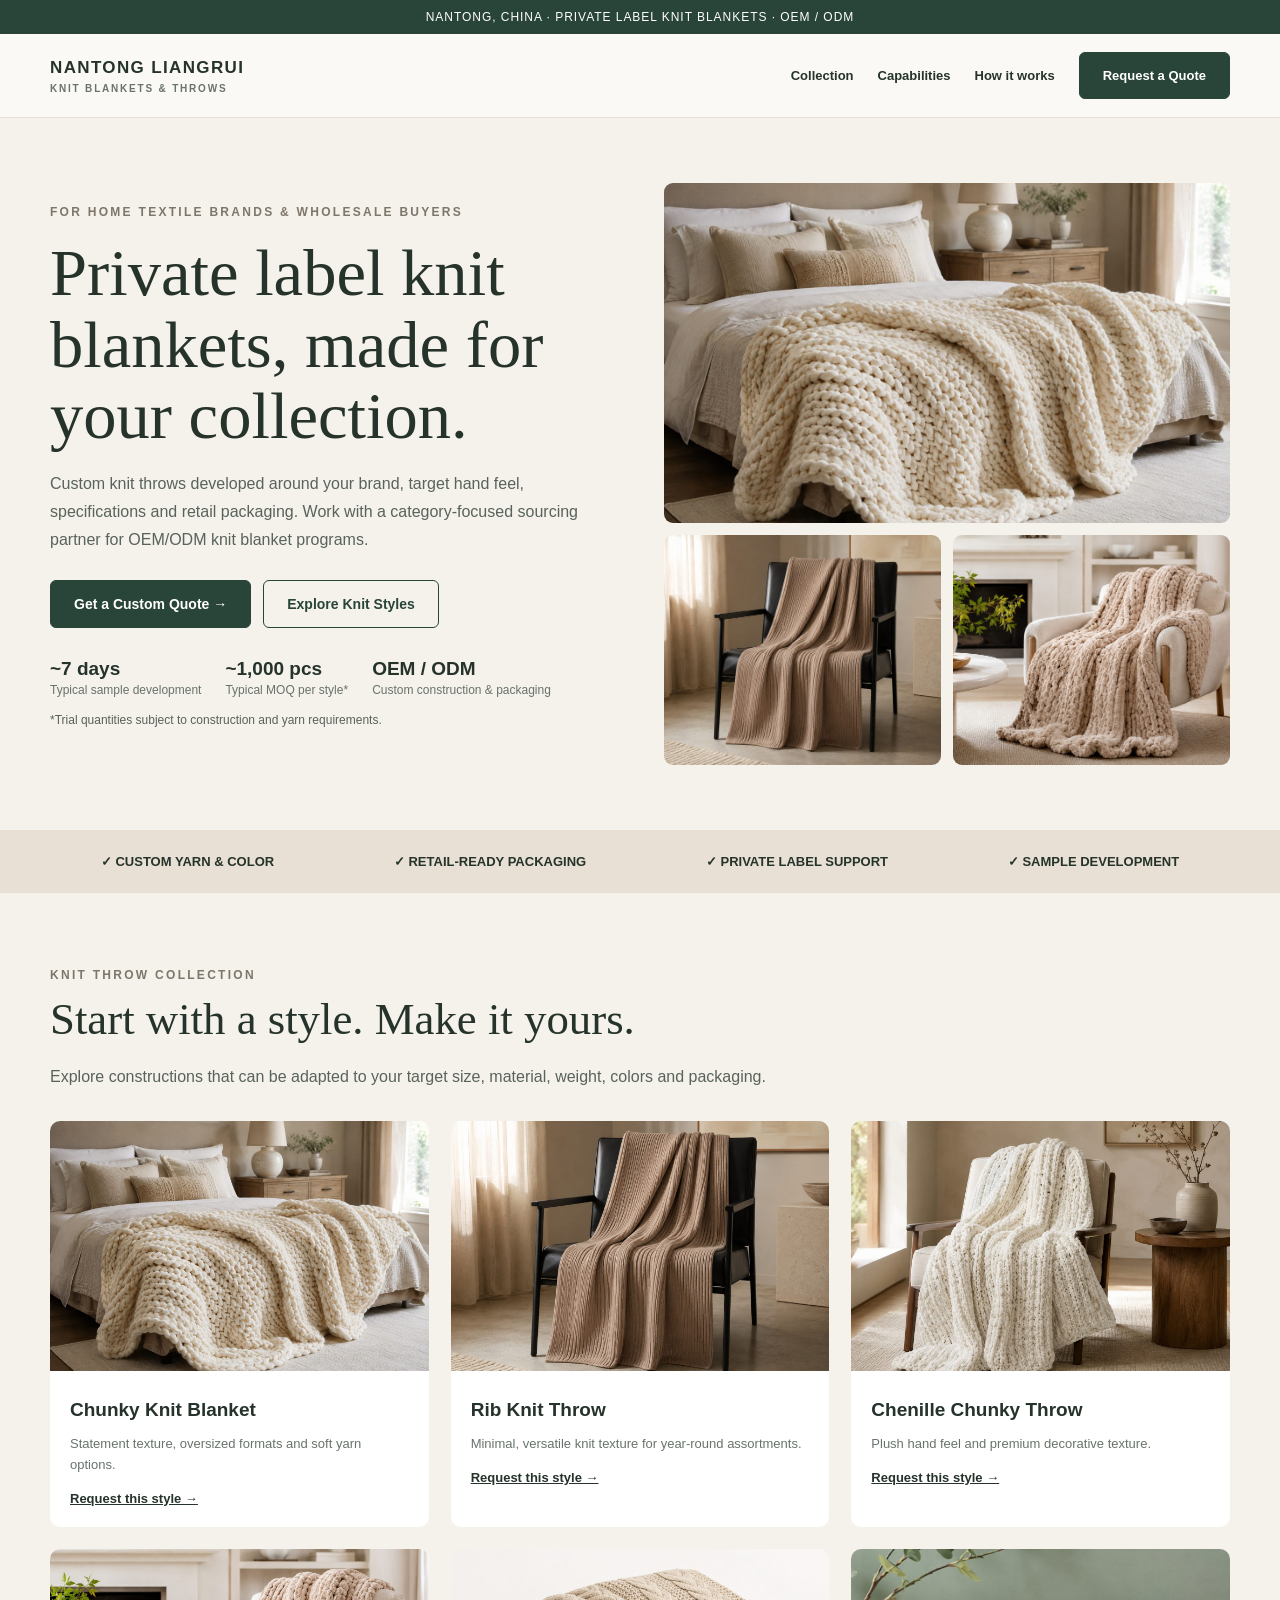
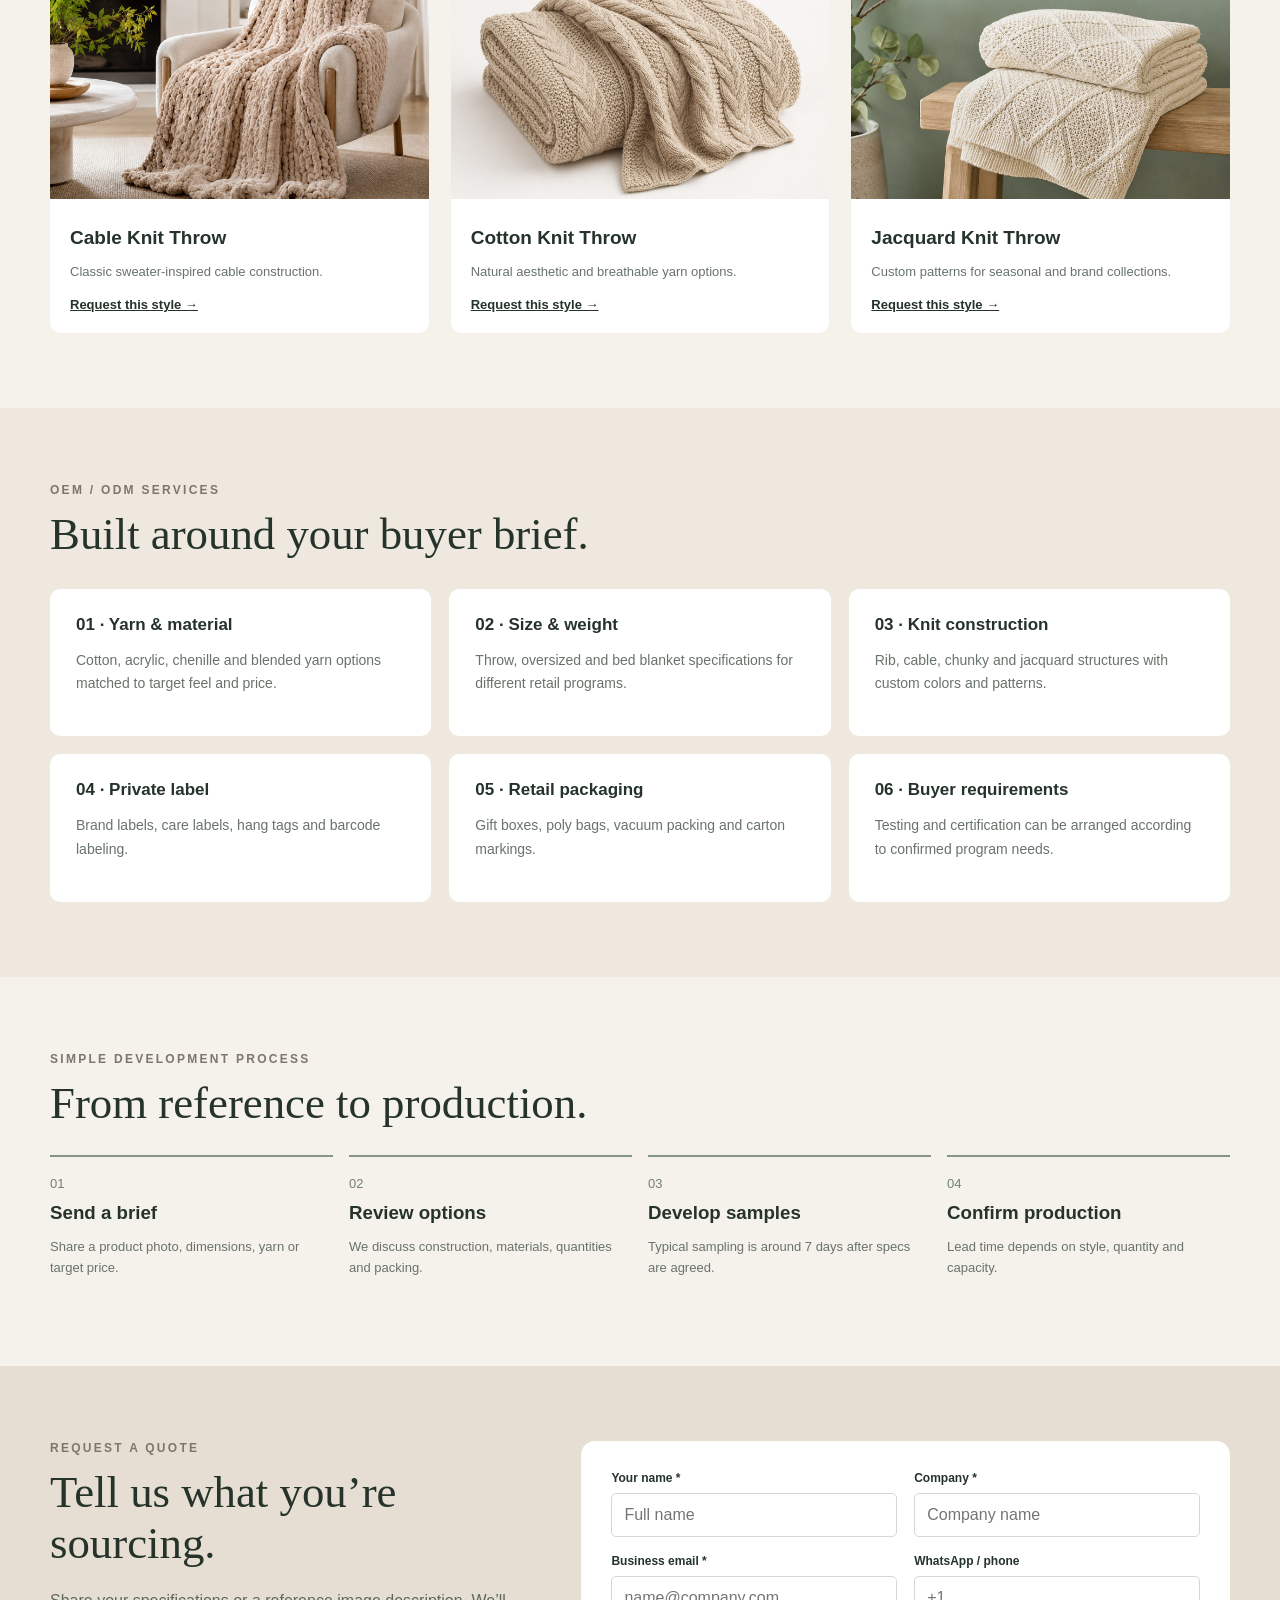
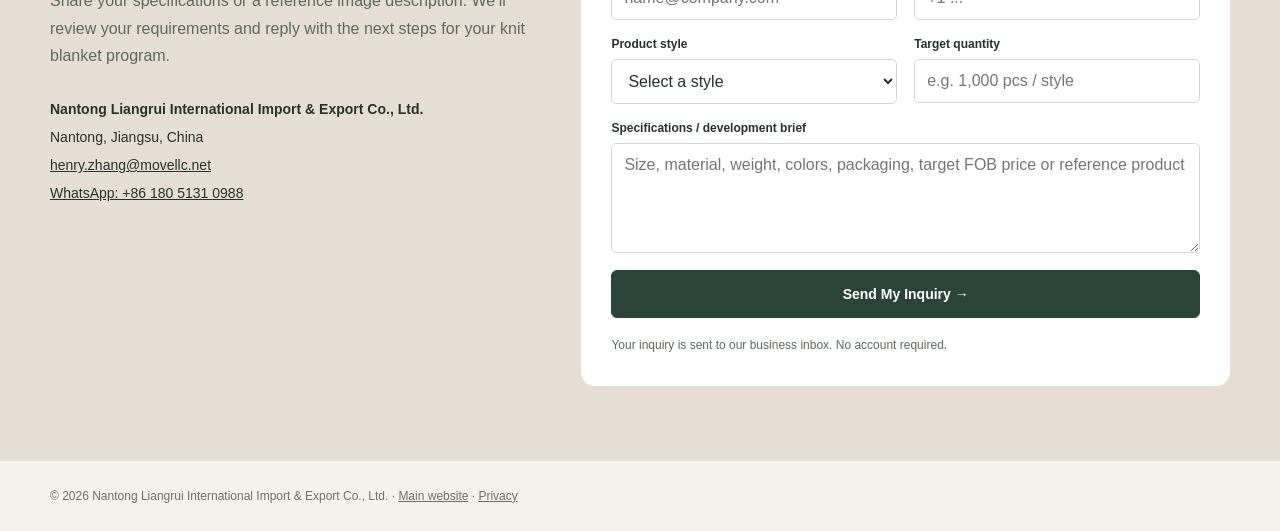
<file: private-label/knit-blankets/index.html>
<!doctype html><html lang="en"><head><meta charset="utf-8"><meta name="viewport" content="width=device-width,initial-scale=1"><title>Private Label Knit Blankets | OEM Knit Throw Manufacturer | Nantong Liangrui</title><meta name="description" content="Private label knit blanket development and OEM/ODM knit throws for U.S. wholesale buyers. Custom yarn, color, sizing, packaging and samples in around 7 days."><link rel="canonical" href="https://liangruihome.com/private-label/knit-blankets/"><script async src="https://www.googletagmanager.com/gtag/js?id=AW-18501347334"></script><script>window.dataLayer=window.dataLayer||[];function gtag(){dataLayer.push(arguments)}gtag('js',new Date());gtag('config','AW-18501347334');</script><style>
:root{--ink:#25332b;--muted:#68736b;--cream:#f5f1eb;--tan:#e7dfd3;--green:#294438}*{box-sizing:border-box}html{scroll-behavior:smooth}body{margin:0;background:var(--cream);color:var(--ink);font-family:Arial,Helvetica,sans-serif}a{color:inherit}.wrap{width:min(1180px,calc(100% - 40px));margin:auto}.bar{background:var(--green);color:#fff;text-align:center;font-size:12px;padding:10px;letter-spacing:.08em}header{background:#fbf9f5;position:sticky;top:0;z-index:3;border-bottom:1px solid #e6e0d7}.nav{display:flex;align-items:center;justify-content:space-between;gap:20px;padding:18px 0}.brand{font-size:17px;font-weight:800;letter-spacing:.08em;text-decoration:none}.brand small{display:block;font-size:10px;letter-spacing:.18em;margin-top:5px;color:var(--muted)}.navlinks{display:flex;gap:24px;align-items:center}.navlinks a{text-decoration:none;font-size:13px;font-weight:700}.btn{background:var(--green);border:1px solid var(--green);color:white;display:inline-block;padding:15px 23px;text-decoration:none;font-size:14px;font-weight:700;border-radius:6px;cursor:pointer}.btn.alt{background:transparent;color:var(--green)}.hero{display:grid;grid-template-columns:1fr 1fr;gap:48px;align-items:center;padding:65px 0}.eyebrow{font-size:12px;letter-spacing:.19em;font-weight:800;color:#7d776b}.hero h1{font:normal clamp(40px,5.2vw,70px)/1.08 Georgia,serif;margin:18px 0}.hero p,.intro{font-size:16px;line-height:1.75;color:#58635b}.actions{display:flex;gap:12px;flex-wrap:wrap;margin:26px 0}.facts{display:flex;gap:24px;flex-wrap:wrap;margin-top:30px}.facts strong{font-size:19px;display:block}.facts span{font-size:12px;color:var(--muted)}.hero-visual{display:grid;grid-template-columns:1fr 1fr;gap:12px}.hero-visual img{width:100%;height:230px;object-fit:cover;border-radius:9px}.hero-visual img:first-child{grid-column:span 2;height:340px}.trust{background:#e8e0d4;padding:24px 0}.trust .wrap{display:flex;justify-content:space-around;gap:18px;flex-wrap:wrap;font-size:13px;font-weight:700}.section{padding:75px 0}.section h2{font:normal clamp(30px,3.5vw,47px)/1.14 Georgia,serif;margin:12px 0 18px}.products{display:grid;grid-template-columns:repeat(3,1fr);gap:22px;margin-top:30px}.product{background:#fff;border-radius:10px;overflow:hidden}.product img{width:100%;height:250px;object-fit:cover}.product div{padding:20px}.product h3{margin:4px 0 8px;font-size:19px}.product p{font-size:13px;color:var(--muted);line-height:1.6}.product a{font-size:13px;font-weight:700}.capabilities{display:grid;grid-template-columns:repeat(3,1fr);gap:18px;margin-top:28px}.cap{padding:26px;background:#fff;border-radius:10px}.cap b{font-size:17px}.cap p{color:var(--muted);line-height:1.7;font-size:14px}.process{display:grid;grid-template-columns:repeat(4,1fr);gap:16px;margin-top:26px}.step{border-top:2px solid #859488;padding-top:17px}.step span{font-size:13px;color:#718274}.step h3{margin:10px 0}.step p{color:var(--muted);font-size:13px;line-height:1.6}.inquiry{background:#e6ded2}.inquiry-grid{display:grid;grid-template-columns:.85fr 1.15fr;gap:52px}.inquiry p{color:#5d695f;line-height:1.7}.contact{margin-top:26px;line-height:2;font-size:14px}.form{background:#fff;border-radius:14px;padding:30px;display:grid;grid-template-columns:1fr 1fr;gap:17px}.field{display:flex;flex-direction:column;gap:8px}.field.wide{grid-column:span 2}.field label{font-size:12px;font-weight:700}.field input,.field select,.field textarea{font:inherit;border:1px solid #d3d9d2;border-radius:5px;padding:12px;width:100%;background:white;color:#25332b}.field textarea{min-height:110px;resize:vertical}.form .btn{grid-column:span 2}.form-status{grid-column:span 2;font-size:12px;margin:0}footer{padding:28px 0;font-size:12px;color:var(--muted)}@media(max-width:800px){.navlinks a:not(.btn){display:none}.hero,.inquiry-grid{grid-template-columns:1fr}.hero{padding:32px 0}.hero-visual img{height:150px}.hero-visual img:first-child{height:240px}.products,.capabilities{grid-template-columns:repeat(2,1fr)}.process{grid-template-columns:repeat(2,1fr)}.section{padding:48px 0}}@media(max-width:530px){.products,.capabilities{grid-template-columns:1fr}.form{grid-template-columns:1fr;padding:20px}.field.wide,.form .btn,.form-status{grid-column:span 1}.hero h1{font-size:40px}.brand{font-size:13px}.nav .btn{padding:11px;font-size:12px}}
</style></head><body><div class="bar">NANTONG, CHINA · PRIVATE LABEL KNIT BLANKETS · OEM / ODM</div><header><div class="wrap nav"><a class="brand" href="https://liangruihome.com/">NANTONG LIANGRUI<small>KNIT BLANKETS & THROWS</small></a><nav class="navlinks"><a href="#collection">Collection</a><a href="#capabilities">Capabilities</a><a href="#process">How it works</a><a class="btn" href="#quote">Request a Quote</a></nav></div></header><main><div class="wrap hero"><div><div class="eyebrow">FOR HOME TEXTILE BRANDS & WHOLESALE BUYERS</div><h1>Private label knit blankets, made for your collection.</h1><p>Custom knit throws developed around your brand, target hand feel, specifications and retail packaging. Work with a category-focused sourcing partner for OEM/ODM knit blanket programs.</p><div class="actions"><a class="btn" href="#quote">Get a Custom Quote →</a><a class="btn alt" href="#collection">Explore Knit Styles</a></div><div class="facts"><div><strong>~7 days</strong><span>Typical sample development</span></div><div><strong>~1,000 pcs</strong><span>Typical MOQ per style*</span></div><div><strong>OEM / ODM</strong><span>Custom construction & packaging</span></div></div><p style="font-size:12px">*Trial quantities subject to construction and yarn requirements.</p></div><div class="hero-visual"><img src="/assets/images/chunky.jpg" alt="Chunky knit blanket product photography"><img src="/assets/images/rib.jpg" alt="Rib knit throw blanket"><img src="/assets/images/cable.jpg" alt="Cable knit throw blanket"></div></div><div class="trust"><div class="wrap"><span>✓ CUSTOM YARN & COLOR</span><span>✓ RETAIL-READY PACKAGING</span><span>✓ PRIVATE LABEL SUPPORT</span><span>✓ SAMPLE DEVELOPMENT</span></div></div><section class="section wrap" id="collection"><div class="eyebrow">KNIT THROW COLLECTION</div><h2>Start with a style. Make it yours.</h2><p class="intro">Explore constructions that can be adapted to your target size, material, weight, colors and packaging.</p><div class="products">
<article class="product"><img src="/assets/images/chunky.jpg" alt="Chunky knit blanket"><div><h3>Chunky Knit Blanket</h3><p>Statement texture, oversized formats and soft yarn options.</p><a href="#quote" data-style="Oversized Chunky Knit">Request this style →</a></div></article>
<article class="product"><img src="/assets/images/rib.jpg" alt="Rib knit blanket"><div><h3>Rib Knit Throw</h3><p>Minimal, versatile knit texture for year-round assortments.</p><a href="#quote" data-style="Rib Knit Throw">Request this style →</a></div></article>
<article class="product"><img src="/assets/images/chenille.jpg" alt="Chenille chunky throw"><div><h3>Chenille Chunky Throw</h3><p>Plush hand feel and premium decorative texture.</p><a href="#quote" data-style="Chenille Chunky Throw">Request this style →</a></div></article>
<article class="product"><img src="/assets/images/cable.jpg" alt="Cable knit blanket"><div><h3>Cable Knit Throw</h3><p>Classic sweater-inspired cable construction.</p><a href="#quote" data-style="Cable Knit Throw">Request this style →</a></div></article>
<article class="product"><img src="/assets/images/cotton.jpg" alt="Cotton knit blanket"><div><h3>Cotton Knit Throw</h3><p>Natural aesthetic and breathable yarn options.</p><a href="#quote" data-style="Cotton Knit Throw">Request this style →</a></div></article>
<article class="product"><img src="/assets/images/jacquard.jpg" alt="Jacquard knit throw"><div><h3>Jacquard Knit Throw</h3><p>Custom patterns for seasonal and brand collections.</p><a href="#quote" data-style="Jacquard Knit Throw">Request this style →</a></div></article>
</div></section><section class="section" style="background:#eee8df" id="capabilities"><div class="wrap"><div class="eyebrow">OEM / ODM SERVICES</div><h2>Built around your buyer brief.</h2><div class="capabilities"><div class="cap"><b>01 · Yarn & material</b><p>Cotton, acrylic, chenille and blended yarn options matched to target feel and price.</p></div><div class="cap"><b>02 · Size & weight</b><p>Throw, oversized and bed blanket specifications for different retail programs.</p></div><div class="cap"><b>03 · Knit construction</b><p>Rib, cable, chunky and jacquard structures with custom colors and patterns.</p></div><div class="cap"><b>04 · Private label</b><p>Brand labels, care labels, hang tags and barcode labeling.</p></div><div class="cap"><b>05 · Retail packaging</b><p>Gift boxes, poly bags, vacuum packing and carton markings.</p></div><div class="cap"><b>06 · Buyer requirements</b><p>Testing and certification can be arranged according to confirmed program needs.</p></div></div></div></section><section class="section wrap" id="process"><div class="eyebrow">SIMPLE DEVELOPMENT PROCESS</div><h2>From reference to production.</h2><div class="process"><div class="step"><span>01</span><h3>Send a brief</h3><p>Share a product photo, dimensions, yarn or target price.</p></div><div class="step"><span>02</span><h3>Review options</h3><p>We discuss construction, materials, quantities and packing.</p></div><div class="step"><span>03</span><h3>Develop samples</h3><p>Typical sampling is around 7 days after specs are agreed.</p></div><div class="step"><span>04</span><h3>Confirm production</h3><p>Lead time depends on style, quantity and capacity.</p></div></div></section><section class="section inquiry" id="quote"><div class="wrap inquiry-grid"><div><div class="eyebrow">REQUEST A QUOTE</div><h2>Tell us what you’re sourcing.</h2><p>Share your specifications or a reference image description. We’ll review your requirements and reply with the next steps for your knit blanket program.</p><div class="contact"><b>Nantong Liangrui International Import & Export Co., Ltd.</b><br>Nantong, Jiangsu, China<br><a href="mailto:henry.zhang@movellc.net">henry.zhang@movellc.net</a><br><a href="https://wa.me/8618051310988" target="_blank" rel="noopener">WhatsApp: +86 180 5131 0988</a></div></div><form class="form" id="lead-form" action="https://formsubmit.co/henry.zhang@movellc.net" method="POST"><input type="hidden" name="_subject" value="New Google Ads Knit Blanket B2B Inquiry"><input type="hidden" name="_template" value="table"><input type="hidden" name="_next" value="https://liangruihome.com/thank-you.html"><input type="text" name="_honey" style="position:absolute;left:-9999px" tabindex="-1" autocomplete="off" aria-hidden="true"><input type="hidden" name="landing_page" value="/private-label/knit-blankets/"><input type="hidden" name="utm_source" id="utm_source"><input type="hidden" name="utm_medium" id="utm_medium"><input type="hidden" name="utm_campaign" id="utm_campaign"><input type="hidden" name="utm_term" id="utm_term"><input type="hidden" name="utm_content" id="utm_content"><div class="field"><label for="name">Your name *</label><input id="name" name="name" required autocomplete="name" placeholder="Full name"></div><div class="field"><label for="company">Company *</label><input id="company" name="company" required autocomplete="organization" placeholder="Company name"></div><div class="field"><label for="email">Business email *</label><input id="email" type="email" name="email" required autocomplete="email" placeholder="name@company.com"></div><div class="field"><label for="phone">WhatsApp / phone</label><input id="phone" name="phone" autocomplete="tel" placeholder="+1 ..."></div><div class="field"><label for="product">Product style</label><select id="product" name="product"><option value="">Select a style</option><option>Oversized Chunky Knit</option><option>Rib Knit Throw</option><option>Chenille Chunky Throw</option><option>Cable Knit Throw</option><option>Cotton Knit Throw</option><option>Jacquard Knit Throw</option><option>Custom / Other</option></select></div><div class="field"><label for="quantity">Target quantity</label><input id="quantity" name="quantity" placeholder="e.g. 1,000 pcs / style"></div><div class="field wide"><label for="message">Specifications / development brief</label><textarea id="message" name="message" placeholder="Size, material, weight, colors, packaging, target FOB price or reference product"></textarea></div><button class="btn" type="submit" id="submit">Send My Inquiry →</button><p class="form-status" id="status" role="status">Your inquiry is sent to our business inbox. No account required.</p></form></div></section></main><footer><div class="wrap">© 2026 Nantong Liangrui International Import & Export Co., Ltd. · <a href="https://liangruihome.com/">Main website</a> · <a href="https://liangruihome.com/privacy.html">Privacy</a></div></footer><script>
document.querySelectorAll('[data-style]').forEach(a=>a.addEventListener('click',()=>{document.getElementById('product').value=a.dataset.style}));
const params=new URLSearchParams(location.search);['utm_source','utm_medium','utm_campaign','utm_term','utm_content'].forEach(k=>{const v=params.get(k);if(v)sessionStorage.setItem('liangrui_'+k,v);document.getElementById(k).value=v||sessionStorage.getItem('liangrui_'+k)||''});
document.getElementById('lead-form').addEventListener('submit',async e=>{e.preventDefault();const form=e.currentTarget;if(!form.reportValidity())return;const btn=document.getElementById('submit'),status=document.getElementById('status');btn.disabled=true;status.textContent='Sending your inquiry…';try{const data=Object.fromEntries(new FormData(form).entries());const response=await fetch('https://formsubmit.co/ajax/henry.zhang@movellc.net',{method:'POST',headers:{'Content-Type':'application/json','Accept':'application/json'},body:JSON.stringify(data)});if(!response.ok)throw Error('Submission failed');const result=await response.json();if(result.success===false||result.success==='false'||result.success==='error')throw Error(result.message||'Submission rejected');sessionStorage.setItem('liangrui_lead_confirmed',String(Date.now()));location.assign('https://liangruihome.com/thank-you.html')}catch(err){status.textContent='We could not confirm delivery. Please email henry.zhang@movellc.net directly or try again.';btn.disabled=false}});
</script></body></html>
</file>
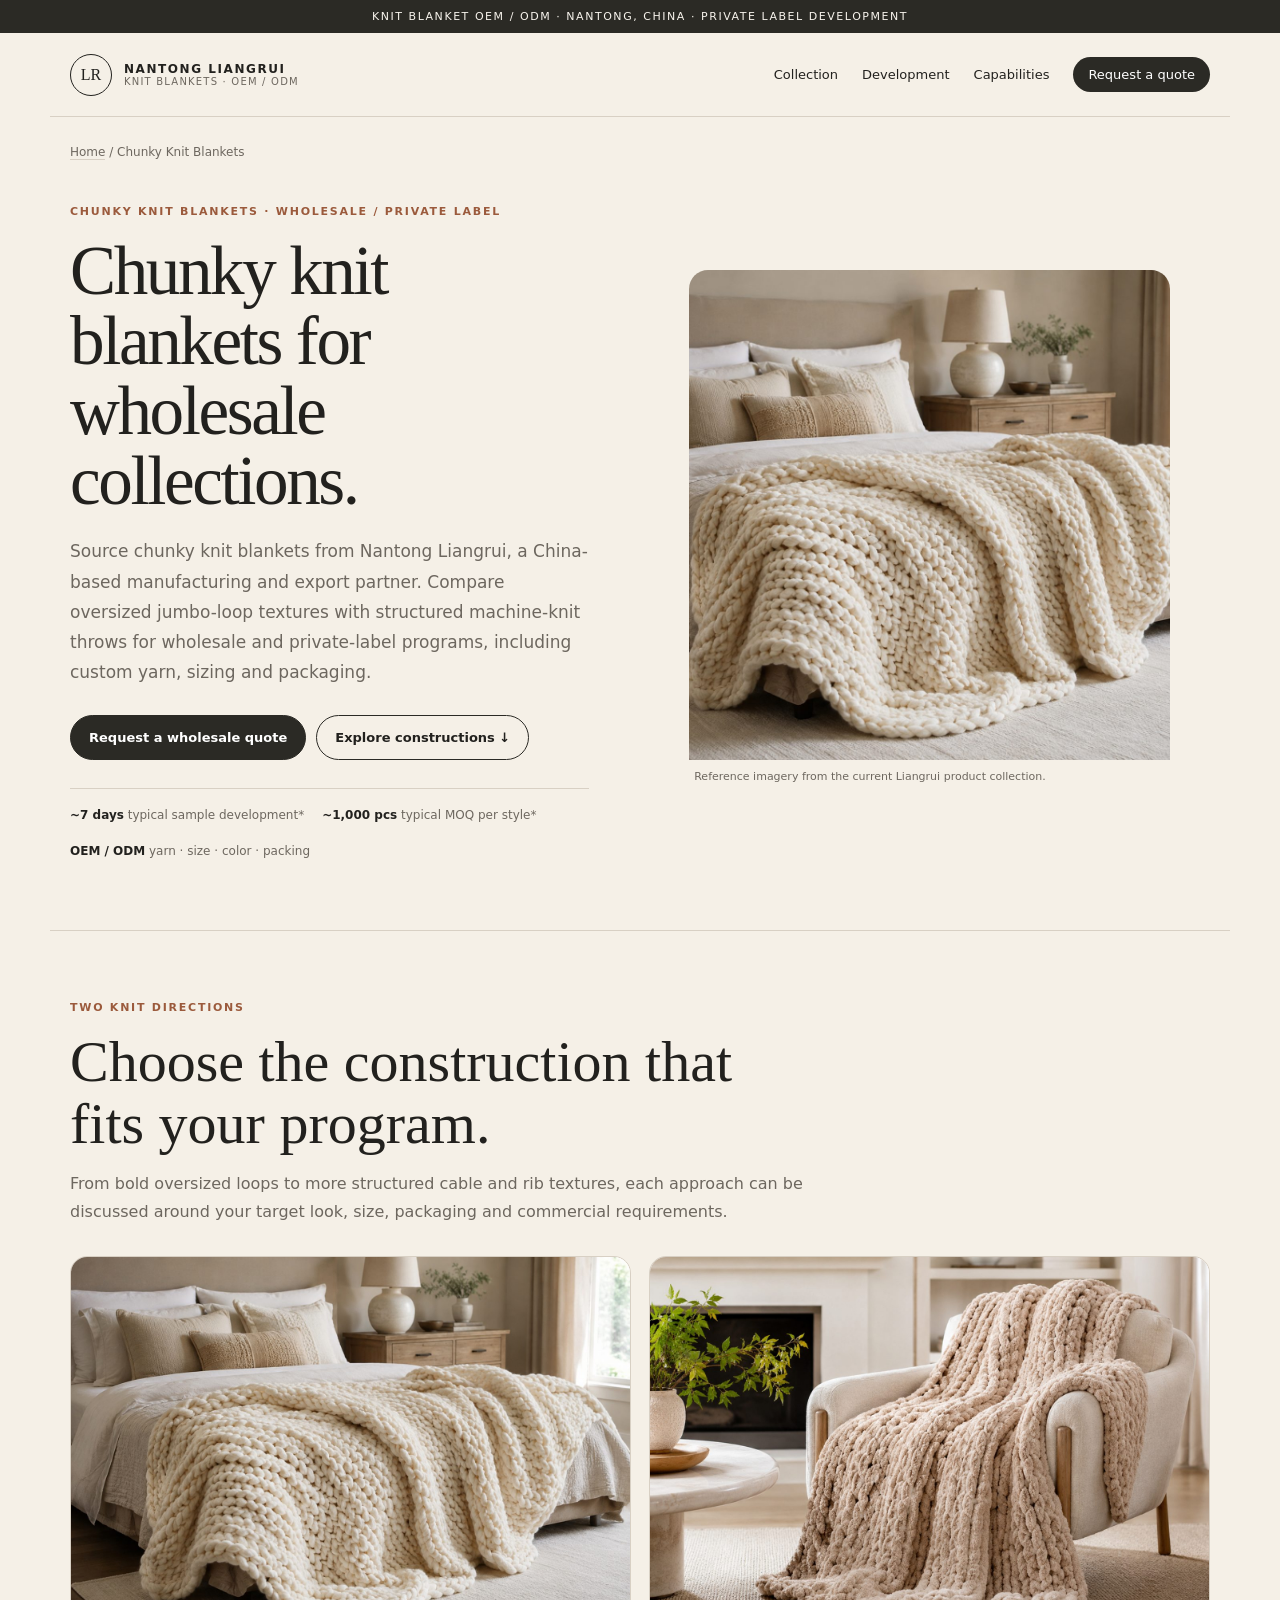
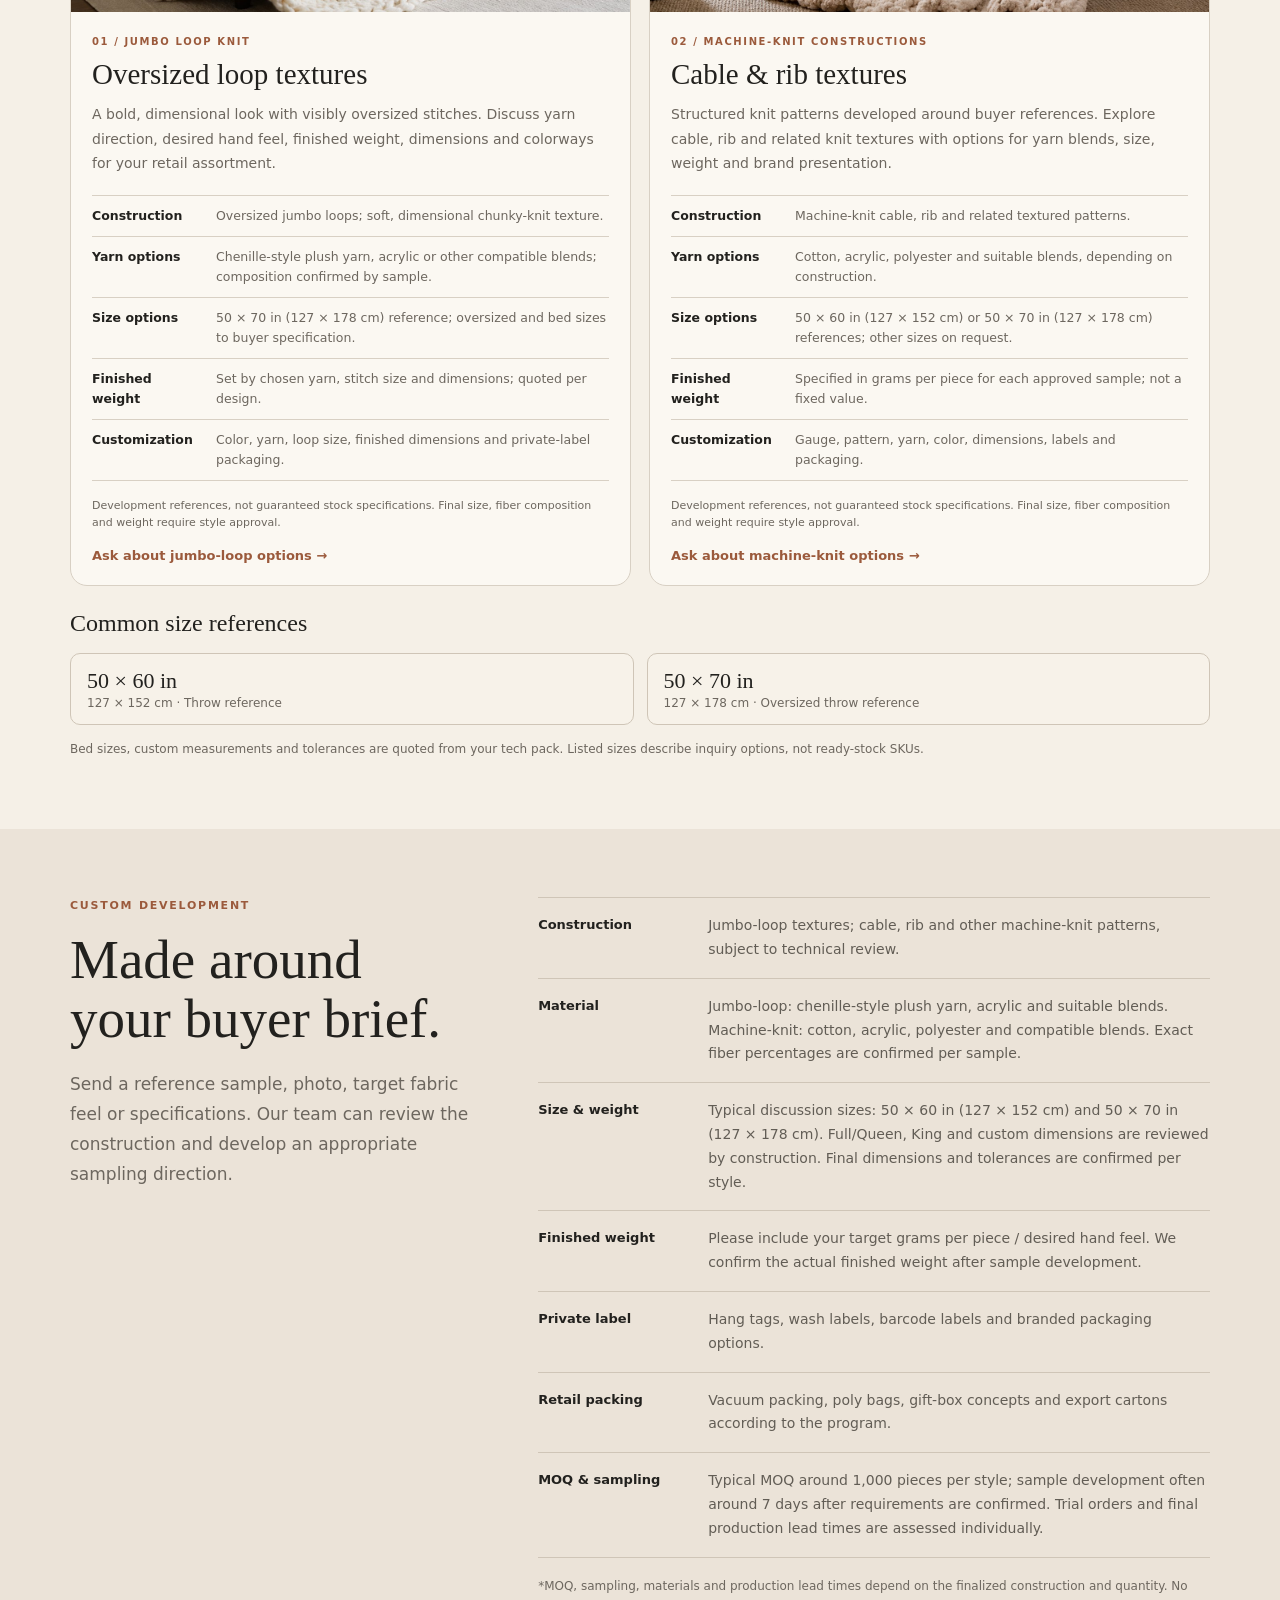
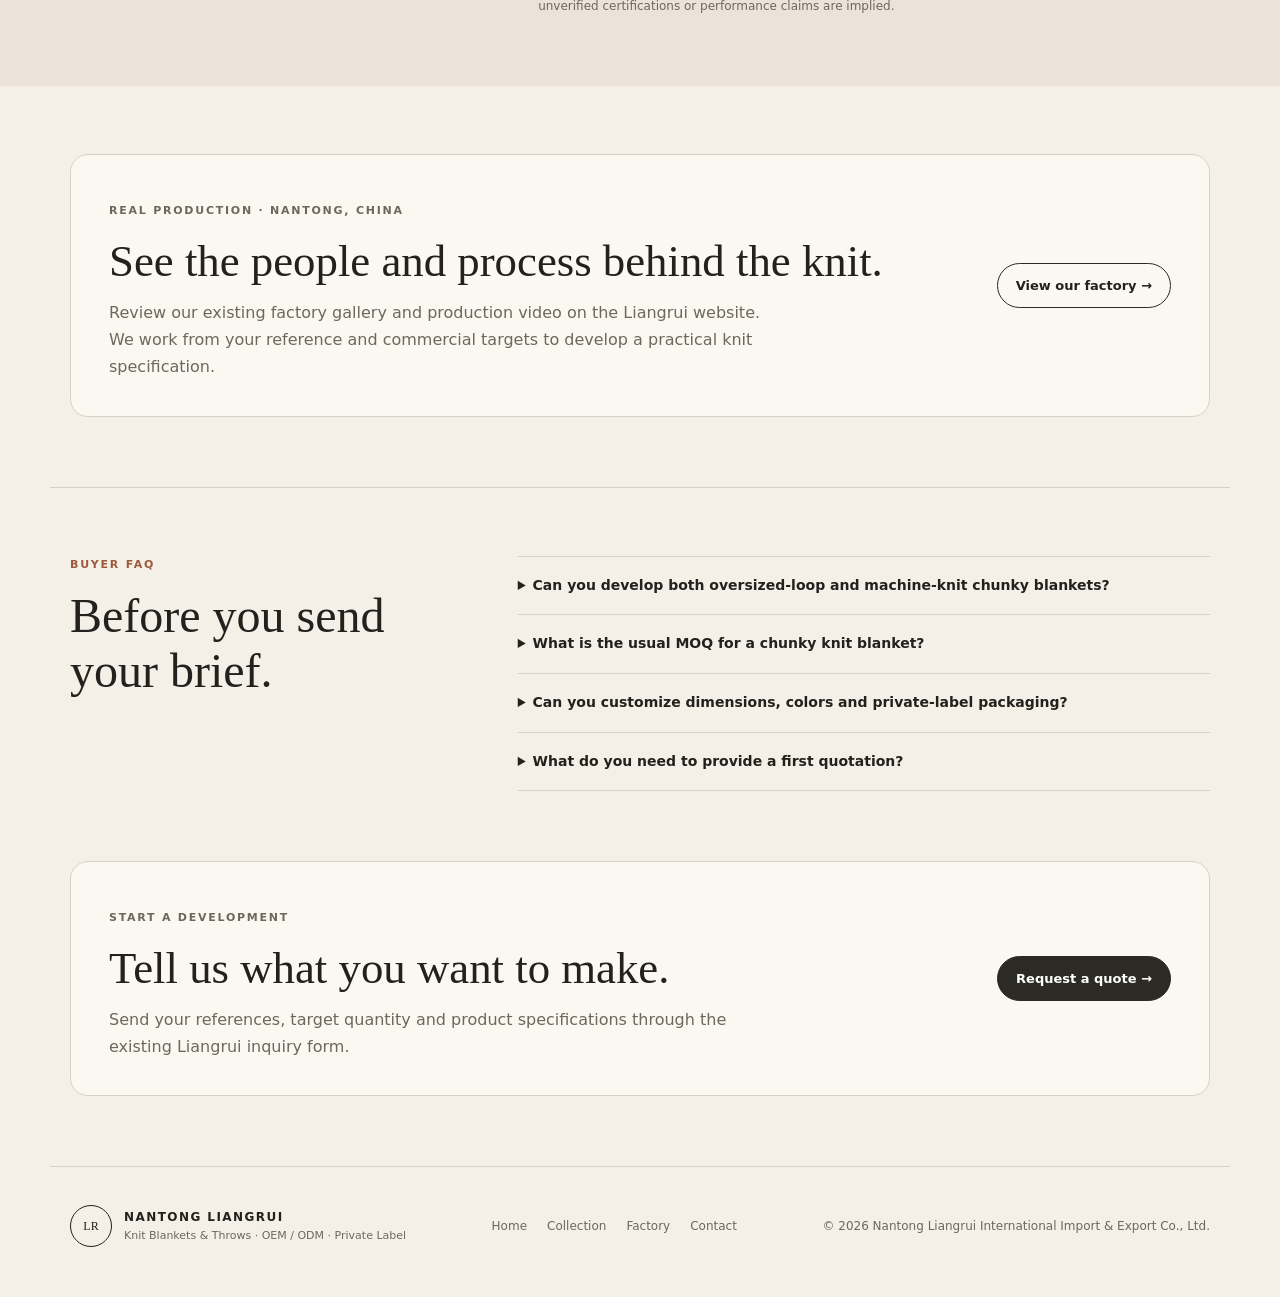
<file: chunky-knit-blankets.html>
<!DOCTYPE html>

<html lang="en">
<head>
<!-- Liangrui GA4 Google tag: standalone on this SEO page -->
<script async src="https://www.googletagmanager.com/gtag/js?id=G-PGMXJ76PZS"></script>
<script>
  window.dataLayer = window.dataLayer || [];
  function gtag(){dataLayer.push(arguments);}
  gtag('js', new Date());
  gtag('config', 'G-PGMXJ76PZS');
</script>
<meta charset="utf-8"/>
<meta content="width=device-width,initial-scale=1" name="viewport"/>
<meta content="index,follow,max-image-preview:large" name="robots"/>
<title>Chunky Knit Blanket Manufacturer | Wholesale &amp; OEM | Nantong Liangrui</title>
<meta content="Source chunky knit blankets from Nantong Liangrui in China. Compare jumbo-loop and machine-knit styles for wholesale and OEM programs, with custom sizes, yarns and labels." name="description"/>
<style>
:root{--paper:#f5f0e7;--card:#fbf8f2;--ink:#22211e;--muted:#6d675f;--line:#d8d0c4;--deep:#2b2a25;--accent:#9b5a3c;--max:1180px;--serif:Georgia,'Times New Roman',serif;--sans:system-ui,-apple-system,'Segoe UI',sans-serif}
*{box-sizing:border-box}html{scroll-behavior:smooth}body{margin:0;background:var(--paper);color:var(--ink);font-family:var(--sans)}a{color:inherit;text-decoration:none}img{width:100%;display:block}h1,h2,h3,p{margin:0}h1,h2,h3{font-family:var(--serif);font-weight:500}p{line-height:1.7}.skip-link{position:absolute;left:-9999px}.skip-link:focus{left:16px;top:16px;z-index:99;background:white;padding:10px}
.topbar{background:var(--deep);color:#f8f4ed;text-align:center;padding:10px 16px;font-size:11px;letter-spacing:.14em;text-transform:uppercase}
.site-header{height:84px;max-width:var(--max);margin:auto;padding:0 20px;display:flex;align-items:center;justify-content:space-between;border-bottom:1px solid var(--line);position:relative}.brand{display:flex;align-items:center;gap:12px}.brand-mark{width:42px;height:42px;border:1px solid currentColor;border-radius:50%;display:grid;place-items:center;font-family:var(--serif)}.brand-copy{display:grid}.brand-copy strong{font-size:12px;letter-spacing:.13em}.brand-copy small{font-size:10px;color:var(--muted);letter-spacing:.12em}.main-nav{display:flex;align-items:center;gap:24px;font-size:13px}.nav-cta{background:var(--deep);color:white;padding:10px 15px;border-radius:999px}
.preview-note{font-size:12px;text-align:center;padding:10px 16px;background:#e9dfd1;color:#514638;border-bottom:1px solid var(--line)}
.container{max-width:var(--max);margin:0 auto;padding-left:20px;padding-right:20px}.eyebrow{font-size:11px;letter-spacing:.16em;color:var(--accent);font-weight:700;text-transform:uppercase;margin-bottom:14px}
.breadcrumb{padding-top:28px;color:var(--muted);font-size:12px}.breadcrumb a{border-bottom:1px solid var(--line)}
.product-hero{display:grid;grid-template-columns:1fr 1.08fr;gap:60px;align-items:center;padding-top:44px;padding-bottom:70px}.product-hero h1{font-size:clamp(46px,5.4vw,75px);line-height:1.015;letter-spacing:-.035em}.lede{font-size:17px;line-height:1.78;color:var(--muted);margin-top:20px}.btn{display:inline-flex;align-items:center;justify-content:center;padding:13px 18px;border-radius:999px;border:1px solid var(--deep);font-weight:700;font-size:13px;min-height:45px}.btn-primary{background:var(--deep);color:#fff}.btn-secondary{background:transparent}.hero-actions{display:flex;flex-wrap:wrap;gap:10px;margin-top:27px}.hero-facts{border-top:1px solid var(--line);display:flex;gap:18px;flex-wrap:wrap;margin-top:28px;padding-top:17px;color:var(--muted);font-size:12px;line-height:1.5}.hero-facts strong{color:var(--ink)}.hero-image{border-radius:19px;overflow:hidden;position:relative}.hero-image img{width:100%;height:490px;object-fit:cover}.hero-image figcaption{font-size:11px;color:var(--muted);padding:10px 5px}
.section{padding-top:68px;padding-bottom:70px}.section-border{border-top:1px solid var(--line)}.section-head{max-width:740px;margin-bottom:30px}.section-head h2{font-size:clamp(36px,4.6vw,58px);line-height:1.06}.section-head p:last-child{color:var(--muted);font-size:16px;line-height:1.75;margin-top:16px}
.product-grid{display:grid;grid-template-columns:1fr 1fr;gap:18px}.product-card{border:1px solid var(--line);background:var(--card);border-radius:17px;overflow:hidden}.product-card img{height:355px;object-fit:cover}.product-card-body{padding:21px}.product-card h3{font-size:29px;line-height:1.1;margin-top:9px}.product-card .detail{color:var(--muted);font-size:14px;margin-top:11px;line-height:1.75}.product-card .eyebrow{font-size:10px;margin:0}.product-card .text-link{display:inline-flex;color:var(--accent);font-weight:700;font-size:13px;margin-top:16px}
.specs{background:#ebe3d8}.split{display:grid;grid-template-columns:.75fr 1.25fr;gap:65px;align-items:start}.split h2{font-size:clamp(36px,4.3vw,55px);line-height:1.08}.spec-table{border-top:1px solid #cfc5b7}.spec-row{display:grid;grid-template-columns:155px 1fr;gap:15px;border-bottom:1px solid #cfc5b7;padding:16px 0;line-height:1.7;font-size:14px}.spec-row strong{font-size:13px}.spec-row span{color:#625d55}.spec-note{font-size:12px;color:var(--muted);margin-top:18px}
.callout{background:var(--card);border:1px solid var(--line);border-radius:18px;padding:35px 38px;display:grid;grid-template-columns:1fr auto;gap:26px;align-items:center}.callout h2{font-size:clamp(31px,3.5vw,45px)}.callout p{color:var(--muted);margin-top:12px;max-width:680px}.callout .hero-actions{margin:0}
.faq-grid{display:grid;grid-template-columns:.7fr 1.3fr;gap:75px}.faq-grid h2{font-size:clamp(34px,4vw,48px)}.faq-list details{border-top:1px solid var(--line);padding:18px 0}.faq-list details:last-child{border-bottom:1px solid var(--line)}.faq-list summary{cursor:pointer;font-weight:700;font-size:14px;line-height:1.55}.faq-list p{color:var(--muted);font-size:14px;margin-top:11px}
footer{max-width:var(--max);margin:0 auto;padding:38px 20px 50px;border-top:1px solid var(--line);display:flex;align-items:center;justify-content:space-between;gap:22px;flex-wrap:wrap;font-size:12px;color:var(--muted)}.footer-brand{display:flex;align-items:center;gap:12px;color:var(--ink)}.footer-brand>div{display:grid;gap:5px}.footer-brand strong{letter-spacing:.12em;font-size:12px}.footer-brand small{font-size:11px;color:var(--muted)}.footer-links{display:flex;gap:20px;flex-wrap:wrap;font-size:12px}.footer-links a:hover,.main-nav a:hover{color:var(--accent)}
@media(max-width:930px){.product-hero{gap:28px}.product-hero h1{font-size:clamp(42px,6vw,60px)}.split{gap:30px}.main-nav{gap:12px}.hero-image img{height:420px}}
@media(max-width:700px){.site-header{height:74px}.brand-copy strong{font-size:11px}.brand-copy small{font-size:9px}.main-nav a:not(.nav-cta){display:none}.main-nav .nav-cta{font-size:11px;padding:10px 12px}.product-hero{grid-template-columns:1fr;gap:22px;padding-top:30px;padding-bottom:44px}.product-hero h1{font-size:47px}.hero-image{grid-row:2}.hero-image img{height:310px}.section{padding-top:45px;padding-bottom:48px}.product-grid{grid-template-columns:1fr}.product-card img{height:285px}.split,.faq-grid{grid-template-columns:1fr;gap:22px}.spec-row{grid-template-columns:115px 1fr}.callout{grid-template-columns:1fr;padding:28px 22px}.callout .hero-actions{justify-content:start}.faq-grid h2{font-size:40px}.footer-brand small{font-size:10px}footer{justify-content:flex-start}.lede{font-size:15px}}
@media(max-width:385px){.product-hero h1{font-size:40px}.hero-facts{gap:12px}.brand-copy small{display:none}.main-nav .nav-cta{font-size:10px}}

/* V3: product specifications: same visual language as existing Liangrui site */
.product-specs{margin-top:19px;border-top:1px solid var(--line)}
.product-spec-row{display:grid;grid-template-columns:112px minmax(0,1fr);gap:12px;border-bottom:1px solid var(--line);padding:10px 0;align-items:start;font-size:12.5px;line-height:1.6}
.product-spec-row dt{font-weight:700;color:var(--ink);margin:0}
.product-spec-row dd{margin:0;color:var(--muted)}
.product-card .spec-disclaimer{font-size:11px;color:var(--muted);line-height:1.6;margin:13px 0 0}
.dimension-head{font-family:var(--serif);font-size:24px;margin:24px 0 13px}
.dimensions-note{color:var(--muted);font-size:12px;margin-top:14px}
.size-grid{display:grid;grid-template-columns:repeat(2,minmax(0,1fr));gap:13px;margin-top:16px}
.size-chip{border:1px solid #cfc5b7;padding:14px 16px;border-radius:10px;background:#f7f2e9;display:grid;gap:2px}
.size-chip strong{font-family:var(--serif);font-size:22px;font-weight:500}
.size-chip span{font-size:12px;color:var(--muted)}
@media(max-width:700px){.product-spec-row{grid-template-columns:105px minmax(0,1fr);gap:9px}.size-grid{gap:9px}.size-chip{padding:12px}.size-chip strong{font-size:20px}}

</style>
<link href="https://liangruihome.com/chunky-knit-blankets.html" rel="canonical"/><meta content="#f5f0e7" name="theme-color"/><meta content="website" property="og:type"/><meta content="Chunky Knit Blanket Manufacturer | Wholesale &amp; OEM | Nantong Liangrui" property="og:title"/><meta content="Source chunky knit blankets from Nantong Liangrui in China. Compare jumbo-loop and machine-knit styles for wholesale and OEM programs, with custom sizes, yarns and labels." property="og:description"/><meta content="https://liangruihome.com/chunky-knit-blankets.html" property="og:url"/><meta content="https://liangruihome.com/assets/images/chunky.jpg" property="og:image"/><link href="/assets/icons/favicon.svg" rel="icon" type="image/svg+xml"/><script type="application/ld+json">{"@context": "https://schema.org", "@type": "BreadcrumbList", "itemListElement": [{"@type": "ListItem", "position": 1, "name": "Home", "item": "https://liangruihome.com/"}, {"@type": "ListItem", "position": 2, "name": "Chunky Knit Blankets", "item": "https://liangruihome.com/chunky-knit-blankets.html"}]}</script></head>
<body>
<a class="skip-link" href="#main">Skip to content</a>
<div class="topbar">Knit Blanket OEM / ODM · Nantong, China · Private Label Development</div>
<header class="site-header" id="top">
<a aria-label="Nantong Liangrui home" class="brand" href="/"><span aria-hidden="true" class="brand-mark">LR</span><span class="brand-copy"><strong>NANTONG LIANGRUI</strong><small>KNIT BLANKETS · OEM / ODM</small></span></a>
<nav aria-label="Primary navigation" class="main-nav"><a href="/#collection">Collection</a><a href="/#development">Development</a><a href="/#capabilities">Capabilities</a><a class="nav-cta" href="/private-label-knit-blankets.html#inquiry">Request a quote</a></nav>
</header>

<main id="main">
<div class="container breadcrumb"><a href="/">Home</a>  /  Chunky Knit Blankets</div>
<section class="container product-hero">
<div class="hero-copy"><p class="eyebrow">CHUNKY KNIT BLANKETS · WHOLESALE / PRIVATE LABEL</p><h1>Chunky knit blankets for wholesale collections.</h1><p class="lede">Source chunky knit blankets from Nantong Liangrui, a China-based manufacturing and export partner. Compare oversized jumbo-loop textures with structured machine-knit throws for wholesale and private-label programs, including custom yarn, sizing and packaging.</p><div class="hero-actions"><a class="btn btn-primary" href="/private-label-knit-blankets.html#inquiry">Request a wholesale quote</a><a class="btn btn-secondary" href="#collections">Explore constructions ↓</a></div><div class="hero-facts"><span><strong>~7 days</strong> typical sample development*</span><span><strong>~1,000 pcs</strong> typical MOQ per style*</span><span><strong>OEM / ODM</strong> yarn · size · color · packing</span></div></div>
<figure class="hero-image"><img alt="Oversized chunky knit blanket shown in Liangrui's existing online collection" decoding="async" fetchpriority="high" height="533" loading="eager" src="/assets/images/chunky.jpg" width="854"/><figcaption>Reference imagery from the current Liangrui product collection.</figcaption></figure>
</section>
<section class="container section section-border" id="collections"><div class="section-head"><p class="eyebrow">TWO KNIT DIRECTIONS</p><h2>Choose the construction that fits your program.</h2><p>From bold oversized loops to more structured cable and rib textures, each approach can be discussed around your target look, size, packaging and commercial requirements.</p></div>
<div class="product-grid">
<article class="product-card"><img alt="Oversized large-loop chunky knit blanket in warm ivory" decoding="async" height="533" loading="lazy" src="/assets/images/chunky.jpg" width="854"/><div class="product-card-body"><p class="eyebrow">01 / JUMBO LOOP KNIT</p><h3>Oversized loop textures</h3><p class="detail">A bold, dimensional look with visibly oversized stitches. Discuss yarn direction, desired hand feel, finished weight, dimensions and colorways for your retail assortment.</p>
<dl class="product-specs"><div class="product-spec-row"><dt>Construction</dt><dd>Oversized jumbo loops; soft, dimensional chunky-knit texture.</dd></div><div class="product-spec-row"><dt>Yarn options</dt><dd>Chenille-style plush yarn, acrylic or other compatible blends; composition confirmed by sample.</dd></div><div class="product-spec-row"><dt>Size options</dt><dd>50 × 70 in (127 × 178 cm) reference; oversized and bed sizes to buyer specification.</dd></div><div class="product-spec-row"><dt>Finished weight</dt><dd>Set by chosen yarn, stitch size and dimensions; quoted per design.</dd></div><div class="product-spec-row"><dt>Customization</dt><dd>Color, yarn, loop size, finished dimensions and private-label packaging.</dd></div></dl>
<p class="spec-disclaimer">Development references, not guaranteed stock specifications. Final size, fiber composition and weight require style approval.</p><a class="text-link" href="/private-label-knit-blankets.html#inquiry">Ask about jumbo-loop options →</a></div></article>
<article class="product-card"><img alt="Cable knit blanket pattern as shown in Liangrui's current product collection" decoding="async" height="361" loading="lazy" src="/assets/images/cable.jpg" width="416"/><div class="product-card-body"><p class="eyebrow">02 / MACHINE-KNIT CONSTRUCTIONS</p><h3>Cable &amp; rib textures</h3><p class="detail">Structured knit patterns developed around buyer references. Explore cable, rib and related knit textures with options for yarn blends, size, weight and brand presentation.</p>
<dl class="product-specs"><div class="product-spec-row"><dt>Construction</dt><dd>Machine-knit cable, rib and related textured patterns.</dd></div><div class="product-spec-row"><dt>Yarn options</dt><dd>Cotton, acrylic, polyester and suitable blends, depending on construction.</dd></div><div class="product-spec-row"><dt>Size options</dt><dd>50 × 60 in (127 × 152 cm) or 50 × 70 in (127 × 178 cm) references; other sizes on request.</dd></div><div class="product-spec-row"><dt>Finished weight</dt><dd>Specified in grams per piece for each approved sample; not a fixed value.</dd></div><div class="product-spec-row"><dt>Customization</dt><dd>Gauge, pattern, yarn, color, dimensions, labels and packaging.</dd></div></dl>
<p class="spec-disclaimer">Development references, not guaranteed stock specifications. Final size, fiber composition and weight require style approval.</p><a class="text-link" href="/private-label-knit-blankets.html#inquiry">Ask about machine-knit options →</a></div></article>
</div>
<h3 class="dimension-head">Common size references</h3>
<div aria-label="Example size options" class="size-grid">
<div class="size-chip"><strong>50 × 60 in</strong><span>127 × 152 cm · Throw reference</span></div>
<div class="size-chip"><strong>50 × 70 in</strong><span>127 × 178 cm · Oversized throw reference</span></div>
</div>
<p class="dimensions-note">Bed sizes, custom measurements and tolerances are quoted from your tech pack. Listed sizes describe inquiry options, not ready-stock SKUs.</p>
</section>
<section class="specs"><div class="container section split"><div><p class="eyebrow">CUSTOM DEVELOPMENT</p><h2>Made around your buyer brief.</h2><p class="lede">Send a reference sample, photo, target fabric feel or specifications. Our team can review the construction and develop an appropriate sampling direction.</p></div><div><div class="spec-table">
<div class="spec-row"><strong>Construction</strong><span>Jumbo-loop textures; cable, rib and other machine-knit patterns, subject to technical review.</span></div>
<div class="spec-row"><strong>Material</strong><span>Jumbo-loop: chenille-style plush yarn, acrylic and suitable blends. Machine-knit: cotton, acrylic, polyester and compatible blends. Exact fiber percentages are confirmed per sample.</span></div>
<div class="spec-row"><strong>Size &amp; weight</strong><span>Typical discussion sizes: 50 × 60 in (127 × 152 cm) and 50 × 70 in (127 × 178 cm). Full/Queen, King and custom dimensions are reviewed by construction. Final dimensions and tolerances are confirmed per style.</span></div>
<div class="spec-row"><strong>Finished weight</strong><span>Please include your target grams per piece / desired hand feel. We confirm the actual finished weight after sample development.</span></div>
<div class="spec-row"><strong>Private label</strong><span>Hang tags, wash labels, barcode labels and branded packaging options.</span></div>
<div class="spec-row"><strong>Retail packing</strong><span>Vacuum packing, poly bags, gift-box concepts and export cartons according to the program.</span></div>
<div class="spec-row"><strong>MOQ &amp; sampling</strong><span>Typical MOQ around 1,000 pieces per style; sample development often around 7 days after requirements are confirmed. Trial orders and final production lead times are assessed individually.</span></div>
</div><p class="spec-note">*MOQ, sampling, materials and production lead times depend on the finalized construction and quantity. No unverified certifications or performance claims are implied.</p></div></div></section>
<section class="container section"><div class="callout"><div><p class="eyebrow">REAL PRODUCTION · NANTONG, CHINA</p><h2>See the people and process behind the knit.</h2><p>Review our existing factory gallery and production video on the Liangrui website. We work from your reference and commercial targets to develop a practical knit specification.</p></div><div class="hero-actions"><a class="btn btn-secondary" href="/#our-factory">View our factory →</a></div></div></section>
<section class="container section section-border faq-grid"><div><p class="eyebrow">BUYER FAQ</p><h2>Before you send your brief.</h2></div><div class="faq-list">
<details><summary>Can you develop both oversized-loop and machine-knit chunky blankets?</summary><p>Our production resources cover both directions. Please share a photo or reference sample so the yarn, construction, sample route and order requirements can be reviewed for your design.</p></details>
<details><summary>What is the usual MOQ for a chunky knit blanket?</summary><p>Our general guideline is around 1,000 pieces per style. The actual MOQ depends on construction, yarn, colors and packaging; qualified trial orders can be discussed.</p></details>
<details><summary>Can you customize dimensions, colors and private-label packaging?</summary><p>Yes. We can review yarn, color, size, weight, labels, retail packaging and carton marking against your buyer brief. <a href="/private-label-knit-blankets.html#capabilities" style="text-decoration:underline;text-underline-offset:3px">Explore our private-label knit blanket development services</a>.</p></details>
<details><summary>What do you need to provide a first quotation?</summary><p>Please send a reference image or sample, target size and material, estimated quantity, intended packaging and target price if available. If your brief is not yet complete, start with what you have.</p></details>
</div></section>
<section class="container section" style="padding-top:0"><div class="callout"><div><p class="eyebrow">START A DEVELOPMENT</p><h2>Tell us what you want to make.</h2><p>Send your references, target quantity and product specifications through the existing Liangrui inquiry form.</p></div><div class="hero-actions"><a class="btn btn-primary" href="/private-label-knit-blankets.html#inquiry">Request a quote →</a></div></div></section>
</main>
<footer><div class="footer-brand"><span aria-hidden="true" class="brand-mark">LR</span><div><strong>NANTONG LIANGRUI</strong><small>Knit Blankets &amp; Throws · OEM / ODM · Private Label</small></div></div><div class="footer-links"><a href="/">Home</a><a href="/#collection">Collection</a><a href="/#our-factory">Factory</a><a href="/private-label-knit-blankets.html#inquiry">Contact</a></div><p>© 2026 Nantong Liangrui International Import &amp; Export Co., Ltd.</p></footer>
</body></html>
</file>
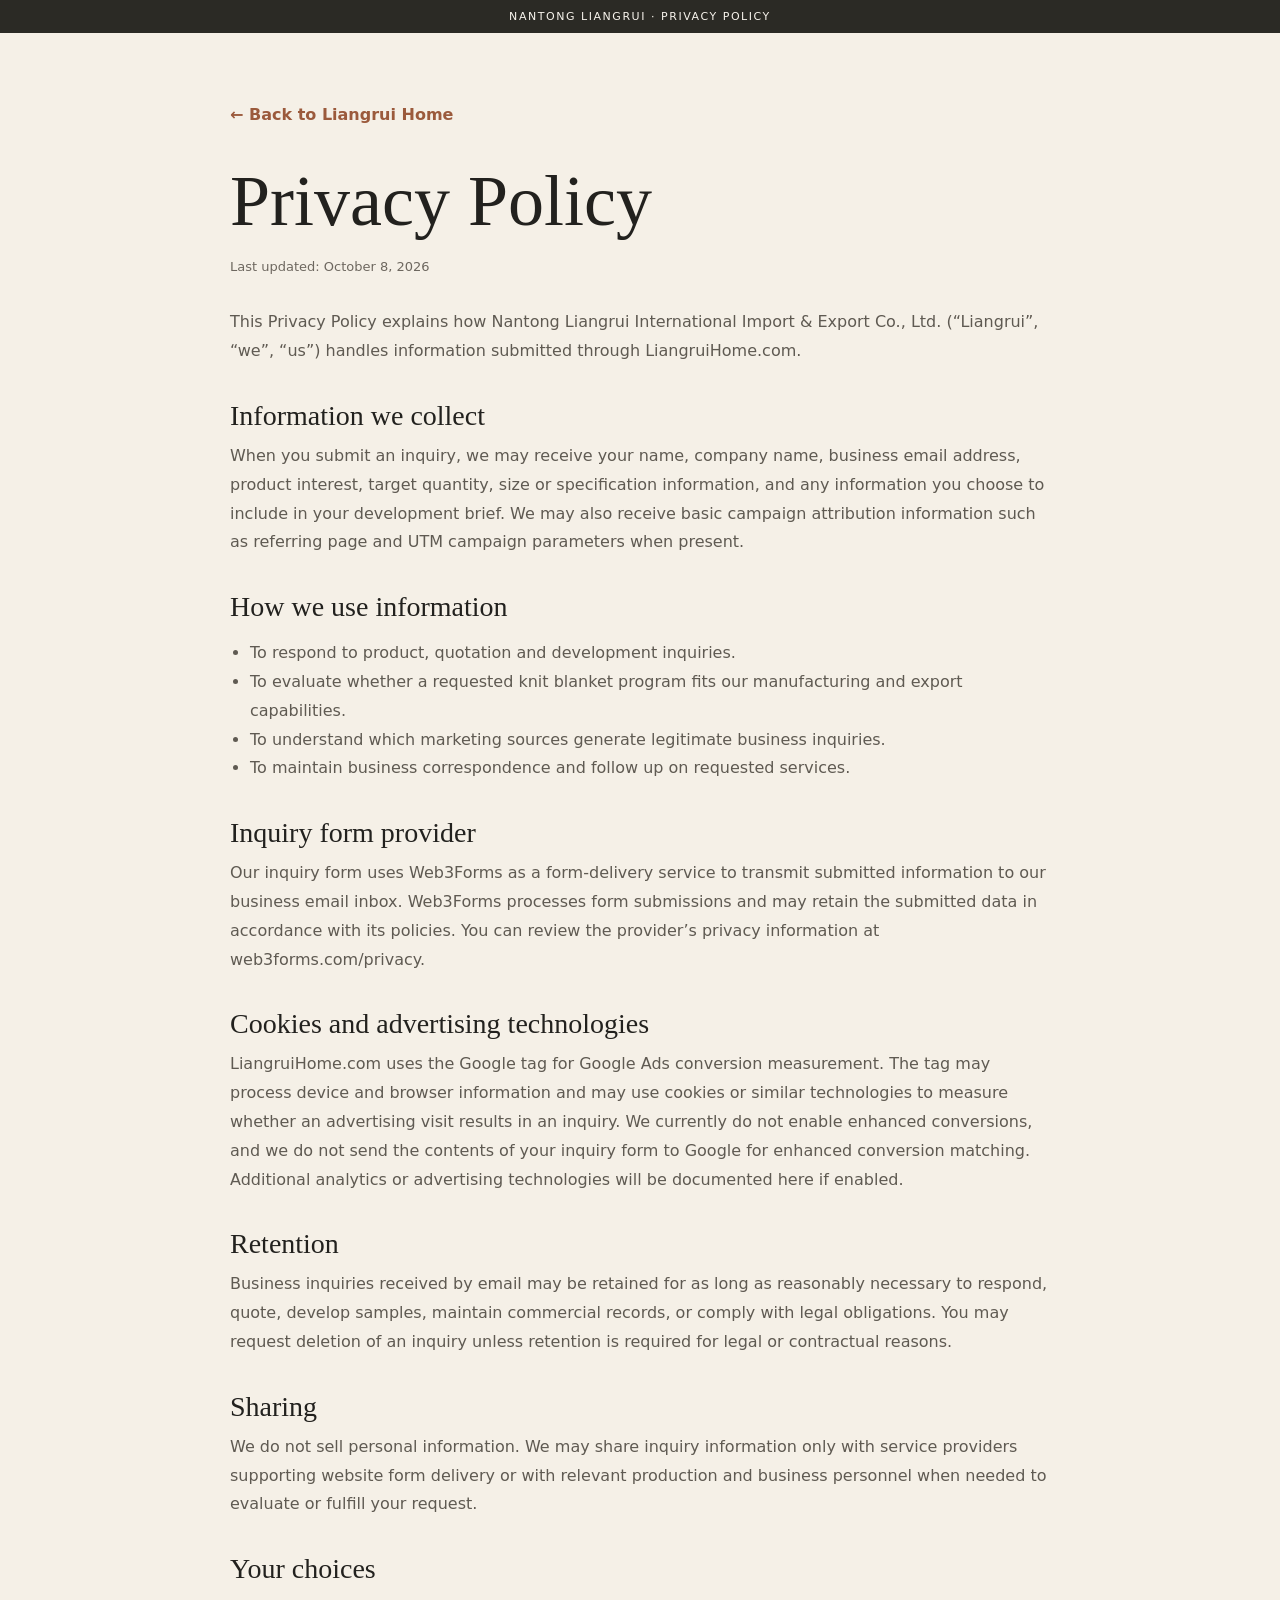
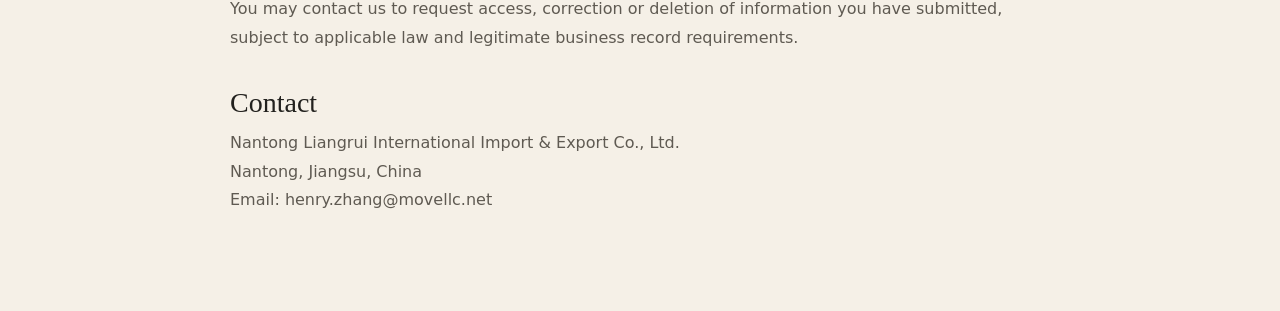
<file: privacy.html>
<!doctype html>
<html lang="en">
<head>
  <!-- Google tag (gtag.js) -->
  <script async src="https://www.googletagmanager.com/gtag/js?id=AW-18501347334"></script>
  <script>
    window.dataLayer = window.dataLayer || [];
    function gtag(){dataLayer.push(arguments);}
    gtag('js', new Date());
    gtag('config', 'AW-18501347334');
  </script>
  <meta charset="utf-8" />
  <meta name="viewport" content="width=device-width, initial-scale=1" />
  <title>Privacy Policy | Nantong Liangrui</title>
  <meta name="description" content="Privacy policy for LiangruiHome.com and Nantong Liangrui International Import & Export Co., Ltd." />
  <meta name="robots" content="index,follow" />
  <link rel="canonical" href="https://liangruihome.com/privacy.html" />
  <link rel="icon" href="assets/icons/favicon.svg" type="image/svg+xml" />
  <link rel="stylesheet" href="styles.css" />
  <style>
    .legal{max-width:860px;margin:auto;padding:72px 20px 96px}.legal h1{font-size:clamp(42px,6vw,72px);margin-bottom:12px}.legal h2{font-size:28px;margin:34px 0 10px}.legal p,.legal li{color:#5f5a52;line-height:1.8}.legal ul{padding-left:20px}.legal .back{display:inline-block;margin-bottom:36px;color:#9b5a3c;font-weight:700}.legal .updated{font-size:13px;color:#6d675f;margin-bottom:30px}
  </style>
</head>
<body>
  <div class="topbar">Nantong Liangrui · Privacy Policy</div>
  <main class="legal">
    <a class="back" href="/">← Back to Liangrui Home</a>
    <h1>Privacy Policy</h1>
    <p class="updated">Last updated: October 8, 2026</p>
    <p>This Privacy Policy explains how Nantong Liangrui International Import & Export Co., Ltd. (“Liangrui”, “we”, “us”) handles information submitted through LiangruiHome.com.</p>
    <h2>Information we collect</h2>
    <p>When you submit an inquiry, we may receive your name, company name, business email address, product interest, target quantity, size or specification information, and any information you choose to include in your development brief. We may also receive basic campaign attribution information such as referring page and UTM campaign parameters when present.</p>
    <h2>How we use information</h2>
    <ul>
      <li>To respond to product, quotation and development inquiries.</li>
      <li>To evaluate whether a requested knit blanket program fits our manufacturing and export capabilities.</li>
      <li>To understand which marketing sources generate legitimate business inquiries.</li>
      <li>To maintain business correspondence and follow up on requested services.</li>
    </ul>
    <h2>Inquiry form provider</h2>
    <p>Our inquiry form uses Web3Forms as a form-delivery service to transmit submitted information to our business email inbox. Web3Forms processes form submissions and may retain the submitted data in accordance with its policies. You can review the provider’s privacy information at <a href="https://web3forms.com/privacy" target="_blank" rel="noopener">web3forms.com/privacy</a>.</p>
    <h2>Cookies and advertising technologies</h2>
    <p>LiangruiHome.com uses the Google tag for Google Ads conversion measurement. The tag may process device and browser information and may use cookies or similar technologies to measure whether an advertising visit results in an inquiry. We currently do not enable enhanced conversions, and we do not send the contents of your inquiry form to Google for enhanced conversion matching. Additional analytics or advertising technologies will be documented here if enabled.</p>
    <h2>Retention</h2>
    <p>Business inquiries received by email may be retained for as long as reasonably necessary to respond, quote, develop samples, maintain commercial records, or comply with legal obligations. You may request deletion of an inquiry unless retention is required for legal or contractual reasons.</p>
    <h2>Sharing</h2>
    <p>We do not sell personal information. We may share inquiry information only with service providers supporting website form delivery or with relevant production and business personnel when needed to evaluate or fulfill your request.</p>
    <h2>Your choices</h2>
    <p>You may contact us to request access, correction or deletion of information you have submitted, subject to applicable law and legitimate business record requirements.</p>
    <h2>Contact</h2>
    <p>Nantong Liangrui International Import & Export Co., Ltd.<br>Nantong, Jiangsu, China<br>Email: <a href="mailto:henry.zhang@movellc.net">henry.zhang@movellc.net</a></p>
  </main>
</body>
</html>
</file>
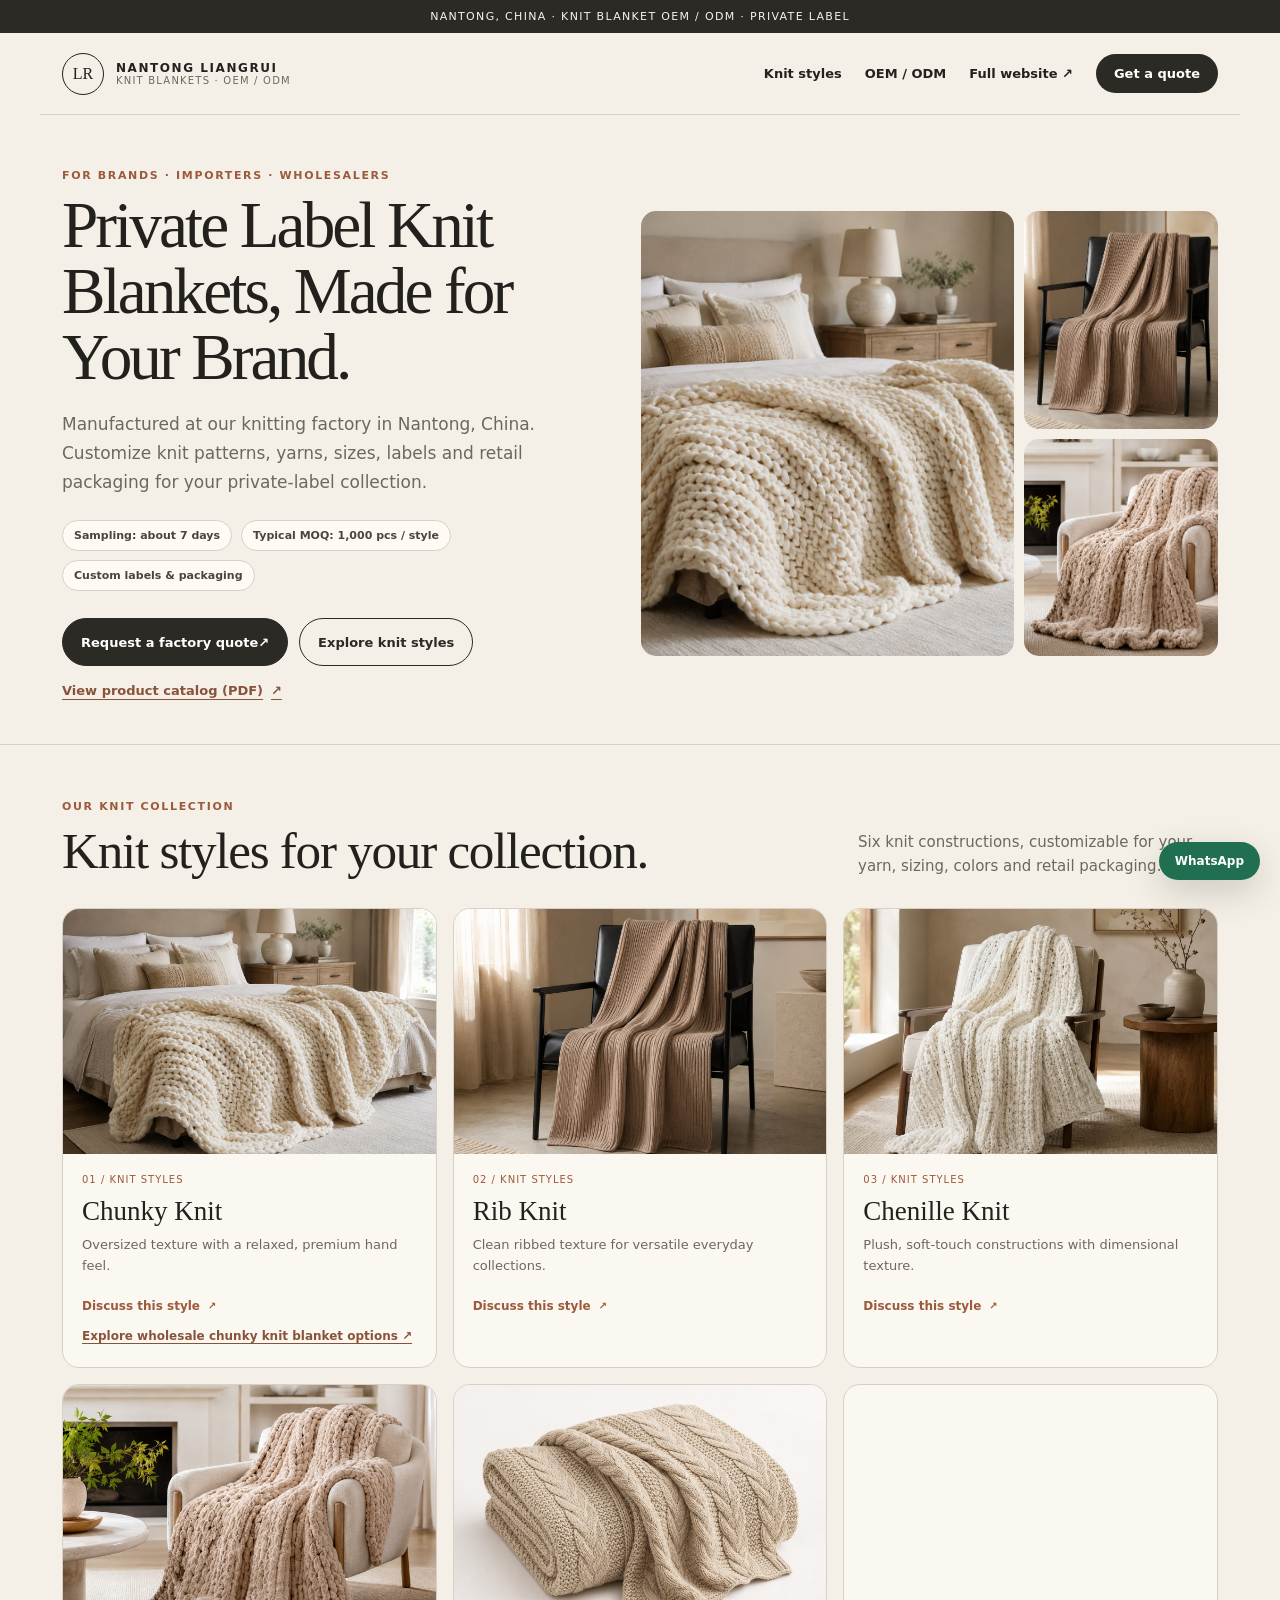
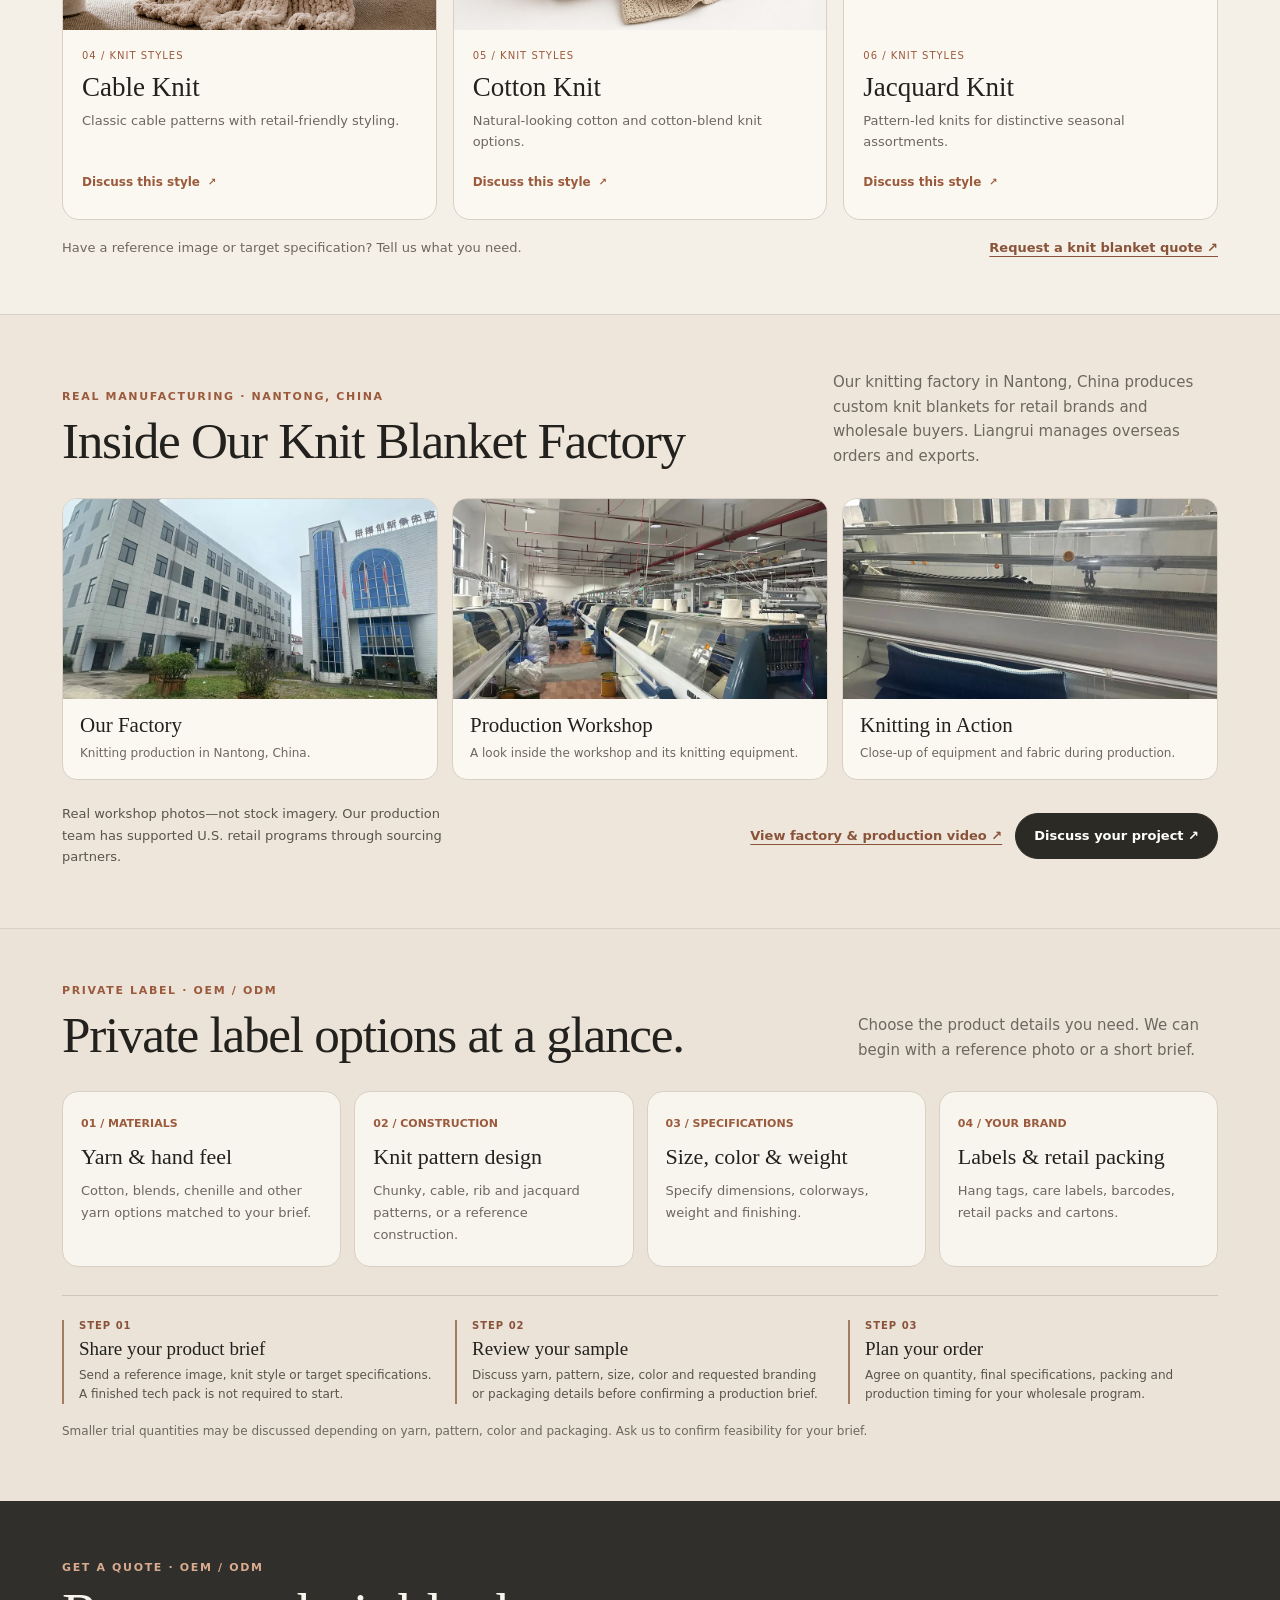
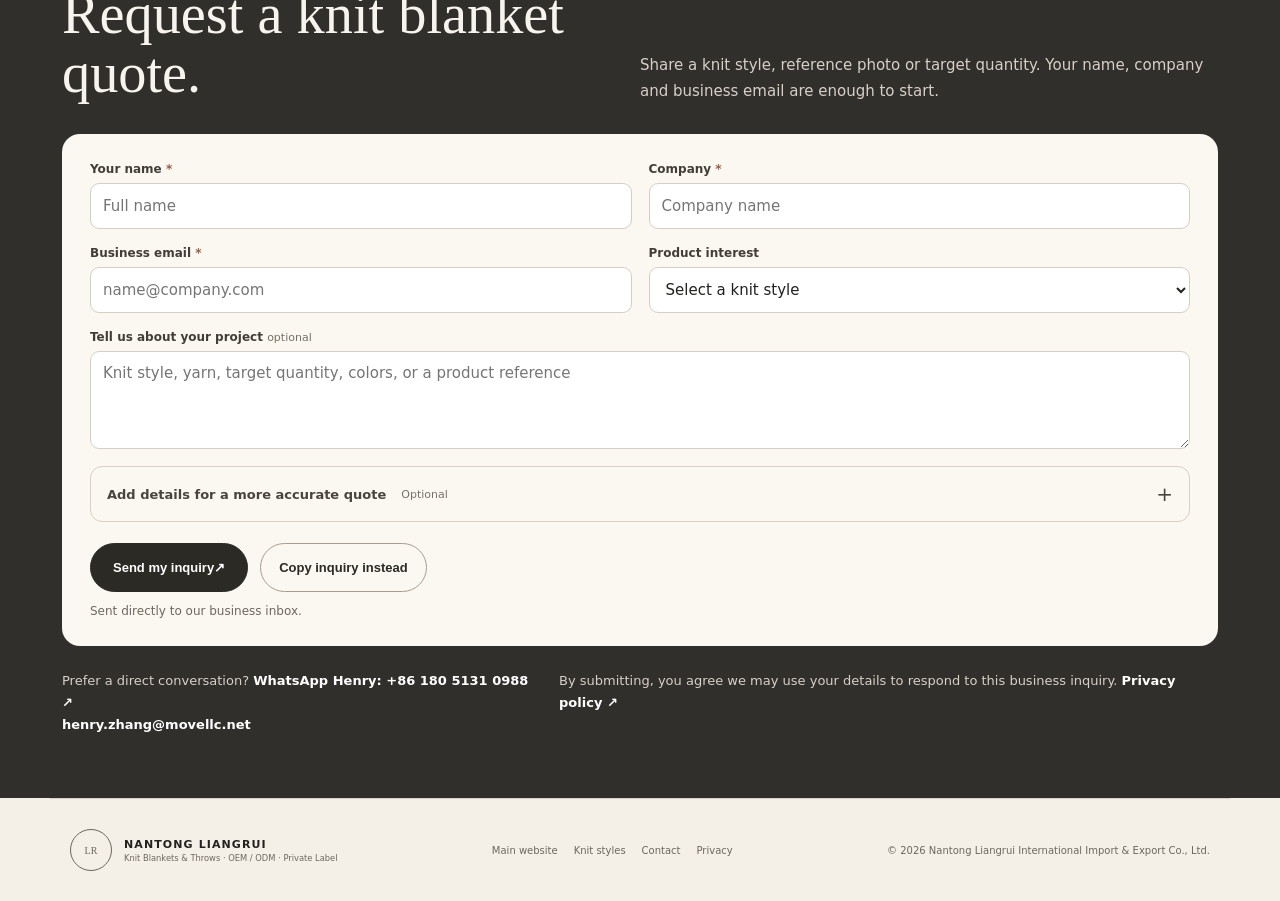
<file: private-label-knit-blankets-v3-preview.html>
<!doctype html>
<html lang="en">
<head>
  <!-- Preview copy: analytics intentionally disabled. -->
  <meta charset="utf-8" />
  <meta name="viewport" content="width=device-width, initial-scale=1" />
  <title>V3 Preview | Private Label Knit Blankets | Nantong Liangrui</title>
  <meta name="description" content="Private label knit blanket manufacturing in Nantong, China for brands and wholesale buyers. OEM/ODM chunky, cable and rib knit throws, custom labels and packaging." />
  <meta name="robots" content="noindex,nofollow" />
  <meta name="theme-color" content="#f5f0e7" />
  <meta property="og:title" content="Private Label Knit Blanket Manufacturer in China | Nantong Liangrui" />
  <meta property="og:description" content="OEM/ODM knit blankets for brands and wholesale buyers. Explore construction options, packaging and sampling in Nantong, China." />
  <meta property="og:url" content="https://liangruihome.com/private-label-knit-blankets.html" />
  <meta property="og:type" content="website" />
  <meta property="og:image" content="https://liangruihome.com/assets/images/chunky.jpg" />
  <link rel="canonical" href="https://liangruihome.com/private-label-knit-blankets.html" />
  <link rel="icon" href="assets/icons/favicon.svg" type="image/svg+xml" />
  <link rel="stylesheet" href="styles.css" />
  <style>

/* Paid-search page only. Core website styles and tracking stay untouched. */
.ads-page { background:#f5f0e7; color:#22211e; }
.ads-page .topbar { letter-spacing:.12em; }
.ads-page .simple-header { max-width:1200px; margin:auto; display:flex; align-items:center; justify-content:space-between; padding:0 22px; height:82px; border-bottom:1px solid #d8d0c4; gap:20px; }
.ads-page .landing-nav { display:flex; align-items:center; gap:23px; font-size:13px; font-weight:600; }
.ads-page .landing-nav a { transition:color .2s ease; }
.ads-page .landing-nav a:hover { color:#9b5a3c; }
.ads-page .landing-nav .landing-nav-cta { padding:12px 18px; background:#2b2a25; color:#fff; border-radius:999px; }
.ads-page .landing-nav .landing-nav-cta:hover { background:#9b5a3c; color:#fff; }
.ads-page .landing-container { max-width:1200px; padding:0 22px; margin:0 auto; }
.ads-page .landing-hero { display:grid; grid-template-columns:1fr 1.08fr; gap:44px; padding-top:54px; padding-bottom:46px; align-items:center; }
.ads-page .landing-hero h1 { font-size:clamp(48px,5.1vw,74px); line-height:1.01; letter-spacing:-.045em; max-width:630px; }
.ads-page .landing-hero .lede { font-size:17px; line-height:1.7; margin-top:19px; max-width:550px; }
.ads-page .landing-hero .hero-actions { gap:11px; margin-top:27px; }
.ads-page .landing-hero .btn { min-height:48px; }
.ads-page .landing-quick-links { display:flex; flex-wrap:wrap; align-items:center; gap:10px 22px; margin-top:17px; }
.ads-page .landing-hero .landing-catalog { font-size:13px; font-weight:700; color:#89533a; display:inline-flex; gap:8px; align-items:center; text-decoration:underline; text-underline-offset:4px; }
.ads-page .landing-hero-proof { display:flex; flex-wrap:wrap; gap:9px; margin-top:24px; }
.ads-page .landing-hero-proof span { background:#fffaf3; border:1px solid #d8d0c4; border-radius:999px; padding:8px 11px; color:#4b443e; font-size:11px; font-weight:600; }
.ads-page .landing-hero-images { display:grid; grid-template-columns:1.58fr .82fr; grid-template-rows:1fr 1fr; gap:10px; height:445px; min-width:0; }
.ads-page .landing-hero-images img { width:100%; height:100%; min-height:0; display:block; object-fit:cover; border-radius:15px; }
.ads-page .landing-hero-images img:first-child { grid-row:span 2; }
.ads-page .landing-section { padding-top:55px; padding-bottom:59px; }
.ads-page .landing-eyebrow { text-transform:uppercase; font-size:11px; font-weight:800; letter-spacing:.15em; color:#9b5a3c; margin-bottom:11px; }
.ads-page .landing-section-head { display:flex; justify-content:space-between; align-items:end; gap:32px; margin-bottom:29px; }
.ads-page .landing-section-head h2 { font-size:clamp(36px,4vw,55px); line-height:1.07; letter-spacing:-.025em; max-width:650px; }
.ads-page .landing-section-head .landing-intro { color:#6d675f; font-size:15px; line-height:1.65; max-width:360px; }
.ads-page .landing-products { border-top:1px solid #d8d0c4; }
.ads-page .landing-products-grid { display:grid; grid-template-columns:repeat(3,minmax(0,1fr)); gap:16px; }
.ads-page .landing-product-card { grid-column:auto; border:1px solid #d8d0c4; border-radius:17px; overflow:hidden; background:#fbf8f2; }
.ads-page .landing-product-card img { display:block; height:245px; width:100%; object-fit:cover; }
.ads-page .landing-product-card .landing-product-content { padding:18px 19px 21px; }
.ads-page .landing-product-index { font-size:10px!important; letter-spacing:.1em; text-transform:uppercase; color:#9b5a3c!important; margin:0!important; }
.ads-page .landing-product-content h3 { font-size:27px; line-height:1.1; margin:9px 0 0; }
.ads-page .landing-product-content>p:not(.landing-product-index) { font-size:13px; line-height:1.6; color:#6d675f; min-height:42px; margin:8px 0 0; }
.ads-page .landing-product-card .product-link { display:inline-flex; gap:8px; align-items:center; min-height:32px; font-size:12px; margin-top:13px; }
.ads-page .landing-product-card .landing-detail-link { display:block; width:fit-content; margin-top:5px; font-size:12px; font-weight:700; line-height:1.6; color:#89533a; text-decoration:underline; text-underline-offset:3px; }
.ads-page .landing-after-products { display:flex; align-items:center; justify-content:space-between; padding:20px 0 0; gap:20px; color:#6d675f; font-size:13px; }
.ads-page .landing-after-products a { color:#89533a; font-weight:800; text-decoration:underline; text-underline-offset:4px; }
.ads-page .landing-service { background:#ebe3d8; }
.ads-page .landing-service-grid { display:grid; grid-template-columns:repeat(4,minmax(0,1fr)); gap:13px; margin-top:29px; }
.ads-page .landing-service-card { background:#f8f5ef; border:1px solid #d8d0c4; border-radius:16px; padding:20px 18px; }
.ads-page .landing-service-card span { font-size:11px; color:#9b5a3c; font-weight:800; }
.ads-page .landing-service-card h3 { font-size:22px; line-height:1.16; margin-top:13px; }
.ads-page .landing-service-card p { font-size:13px; line-height:1.7; color:#6d675f; margin-top:10px; }
.ads-page .landing-service-note { font-size:12px; color:#6d675f; margin-top:18px; line-height:1.6; }
.ads-page .landing-process { display:grid; grid-template-columns:repeat(3,minmax(0,1fr)); gap:23px; margin-top:28px; padding-top:24px; border-top:1px solid #d0c5b8; }
.ads-page .landing-process-step { border-left:2px solid #a47a60; padding-left:15px; min-width:0; }
.ads-page .landing-process-step span { display:block; font-size:10px; letter-spacing:.1em; font-weight:800; color:#89533a; }
.ads-page .landing-process-step h3 { margin:7px 0 5px; font-size:19px; line-height:1.2; }
.ads-page .landing-process-step p { margin:0; font-size:12px; line-height:1.6; color:#59544c; }
.ads-page .landing-contact { background:#302f2b; color:#f7f3ed; padding:60px 0 62px; }
.ads-page .landing-contact-header { display:grid; grid-template-columns:.95fr 1.05fr; gap:55px; align-items:end; margin-bottom:30px; }
.ads-page .landing-contact .landing-eyebrow { color:#d9ab8e; }
.ads-page .landing-contact h2 { font-size:clamp(40px,4.4vw,58px); line-height:1.06; }
.ads-page .landing-contact-header>p { font-size:15px; line-height:1.75; color:#d7d0c7; }
.ads-page .landing-form { display:block; margin:0; background:#fbf8f2; color:#22211e; border:0; padding:28px; border-radius:18px; }
.ads-page .landing-form-fields { display:grid; grid-template-columns:repeat(2,minmax(0,1fr)); gap:17px; }
.ads-page .landing-form .form-field { display:grid; gap:7px; }
.ads-page .landing-form .form-field-wide { grid-column:1/-1; }
.ads-page .landing-form .form-field label { font-size:12px; color:#423d36; font-weight:700; }
.ads-page .landing-form .field-required { color:#9b5a3c; }
.ads-page .landing-form .field-hint { font-size:11px; font-weight:400; color:#756f66; }
.ads-page .landing-form input:not([type=hidden]), .ads-page .landing-form select, .ads-page .landing-form textarea { min-height:46px; background:#fff; border:1px solid #d7cec3; border-radius:9px; font-size:15px; padding:12px; }
.ads-page .landing-form input:focus, .ads-page .landing-form select:focus, .ads-page .landing-form textarea:focus { outline:2px solid #b47e5e; outline-offset:1px; }
.ads-page .landing-form textarea { resize:vertical; }
.ads-page .landing-optional { margin-top:17px; border:1px solid #d8d0c4; border-radius:12px; padding:0 15px; }
.ads-page .landing-optional summary { display:flex; justify-content:space-between; align-items:center; cursor:pointer; padding:15px 1px; font-size:13px; font-weight:700; color:#49443e; gap:15px; list-style:none; }
.ads-page .landing-optional summary::-webkit-details-marker { display:none; }
.ads-page .landing-optional summary::after { content:"+"; font-size:20px; margin-left:auto; font-weight:400; }
.ads-page .landing-optional[open] summary::after { content:"−"; }
.ads-page .landing-optional summary span { font-size:11px; font-weight:500; color:#77716a; }
.ads-page .landing-optional-grid { display:grid; grid-template-columns:repeat(2,minmax(0,1fr)); gap:14px; padding:0 0 16px; }
.ads-page .landing-form-submit { display:flex; align-items:center; flex-wrap:wrap; margin-top:21px; gap:12px; }
.ads-page .landing-form-submit .btn-primary { min-height:49px; padding:13px 22px; }
.ads-page .landing-form-submit .btn-ghost { border-color:#a79d90; min-height:49px; }
.ads-page .landing-form-submit p { color:#6d675f; flex-basis:100%; font-size:12px; margin:0; }
.ads-page .landing-contact-bottom { display:flex; justify-content:space-between; align-items:start; gap:30px; margin-top:24px; font-size:13px; color:#d7d0c7; line-height:1.7; }
.ads-page .landing-contact-bottom a { color:#fff; font-weight:700; }
.ads-page .landing-contact-bottom a:hover { text-decoration:underline; }
.ads-page .landing-footer { display:flex; justify-content:space-between; align-items:center; gap:20px; }
.ads-page .landing-footer>p { text-align:right; }
.ads-page .floating-email { display:none; }
.ads-page .floating-whatsapp { left:auto; right:20px; bottom:20px; }
.ads-page .mobile-contact-bar { display:none; }
.ads-page #inquiry { scroll-margin-top:20px; }
.ads-page #styles { scroll-margin-top:20px; }
@media (max-width:980px) {
  .ads-page .landing-hero { grid-template-columns:1fr; gap:24px; padding-top:47px; }
  .ads-page .landing-hero-images { height:380px; }
  .ads-page .landing-products-grid { grid-template-columns:repeat(2,minmax(0,1fr)); }
  .ads-page .landing-service-grid { grid-template-columns:repeat(2,minmax(0,1fr)); }
  .ads-page .landing-contact-header { grid-template-columns:1fr; gap:15px; }
}
@media (max-width:680px) {
  .ads-page { padding-bottom:calc(72px + env(safe-area-inset-bottom)); }
  .ads-page .topbar { font-size:9px; padding:9px 13px; letter-spacing:.095em; }
  .ads-page .simple-header { padding:0 16px; height:66px; gap:8px; }
  .ads-page .brand { gap:8px; min-width:0; }
  .ads-page .brand-mark { width:35px; height:35px; flex-shrink:0; font-size:12px; }
  .ads-page .brand-copy strong { font-size:10px; letter-spacing:.08em; white-space:nowrap; }
  .ads-page .brand-copy small { display:none; }
  .ads-page .landing-nav { gap:11px; font-size:11px; }
  .ads-page .landing-nav a:not(.landing-nav-cta) { display:none; }
  .ads-page .landing-nav .landing-nav-cta { padding:10px 12px; font-size:11px; white-space:nowrap; }
  .ads-page .landing-container { padding:0 17px; }
  .ads-page .landing-hero { padding-top:31px; padding-bottom:35px; gap:21px; }
  .ads-page .landing-hero h1 { font-size:clamp(37px,9.5vw,46px); line-height:1.045; max-width:480px; }
  .ads-page .landing-hero .lede { font-size:14px; line-height:1.6; margin-top:14px; }
  .ads-page .landing-hero-proof { margin-top:15px; gap:7px; }
  .ads-page .landing-hero-proof span { font-size:10px; padding:7px 9px; }
  .ads-page .landing-hero .hero-actions { display:grid; grid-template-columns:1fr 1fr; gap:8px; margin-top:17px; }
  .ads-page .landing-hero .hero-actions .btn { padding:10px 11px; font-size:12px; min-width:0; min-height:48px; white-space:normal; text-align:center; }
  .ads-page .landing-hero .landing-catalog { font-size:12px; }
  .ads-page .landing-quick-links { margin-top:14px; gap:9px 16px; }
  .ads-page .landing-hero-images { grid-template-columns:1.4fr .83fr; height:252px; gap:7px; }
  .ads-page .landing-hero-images img { border-radius:11px; }
  .ads-page .landing-section { padding-top:44px; padding-bottom:47px; }
  .ads-page .landing-section-head { display:block; margin-bottom:18px; }
  .ads-page .landing-section-head h2 { font-size:clamp(32px,8vw,40px); }
  .ads-page .landing-section-head .landing-intro { font-size:13px; margin-top:11px; }
  .ads-page .landing-products-grid { grid-template-columns:repeat(2,minmax(0,1fr)); gap:10px; }
  .ads-page .landing-product-card { border-radius:12px; }
  .ads-page .landing-product-card img { height:clamp(158px,46vw,225px); }
  .ads-page .landing-product-card .landing-product-content { padding:12px 11px 14px; }
  .ads-page .landing-product-index { font-size:9px!important; }
  .ads-page .landing-product-content h3 { font-size:20px; margin-top:6px; }
  .ads-page .landing-product-content>p:not(.landing-product-index) { font-size:11px; line-height:1.5; min-height:52px; }
  .ads-page .landing-product-card .product-link { font-size:11px; margin-top:6px; padding:4px 0; min-height:36px; }
  .ads-page .landing-after-products { align-items:start; flex-direction:column; gap:8px; }
  .ads-page .landing-service-grid { grid-template-columns:repeat(2,minmax(0,1fr)); gap:9px; margin-top:21px; }
  .ads-page .landing-service-card { padding:18px 13px; border-radius:12px; }
  .ads-page .landing-service-card h3 { font-size:21px; margin-top:14px; }
  .ads-page .landing-service-card p { font-size:11px; line-height:1.6; }
  .ads-page .landing-process { grid-template-columns:1fr; gap:14px; padding-top:18px; margin-top:20px; }
  .ads-page .landing-process-step { padding-left:12px; }
  .ads-page .landing-process-step h3 { font-size:17px; margin:5px 0 3px; }
  .ads-page .landing-contact { padding:49px 0 52px; }
  .ads-page .landing-contact h2 { font-size:41px; }
  .ads-page .landing-contact-header>p { font-size:13px; }
  .ads-page .landing-form { padding:16px; border-radius:14px; }
  .ads-page .landing-form-fields { grid-template-columns:1fr; gap:13px; }
  .ads-page .landing-optional-grid { grid-template-columns:1fr; gap:12px; }
  .ads-page .landing-form input:not([type=hidden]), .ads-page .landing-form select, .ads-page .landing-form textarea { font-size:16px; min-height:48px; }
  .ads-page .landing-form-submit .btn-primary { width:100%; }
  .ads-page .landing-form-submit .btn-ghost { width:100%; }
  .ads-page .landing-contact-bottom { flex-direction:column; gap:10px; font-size:12px; }
  .ads-page .landing-footer { align-items:flex-start; flex-direction:column; }
  .ads-page .landing-footer>p { text-align:left; }
  .ads-page .floating-whatsapp { display:none; }
  .ads-page .mobile-contact-bar { position:fixed; z-index:45; display:flex; gap:9px; left:0; right:0; bottom:0; align-items:center; padding:9px 12px calc(9px + env(safe-area-inset-bottom)); background:rgba(247,243,237,.98); border-top:1px solid #d8d0c4; box-shadow:0 -4px 22px #26231d1a; transition:opacity .16s ease,visibility .16s ease,transform .16s ease; }
  .ads-page .mobile-contact-bar a { display:flex; flex:1; min-width:0; height:46px; border:1px solid #2b2a25; align-items:center; justify-content:center; font-size:13px; font-weight:800; border-radius:11px; }
  .ads-page .mobile-contact-bar .mobile-quote { background:#2b2a25; color:white; }
  .ads-page .mobile-contact-bar .mobile-whatsapp { background:#1f6f50; border-color:#1f6f50; color:white; }
  .ads-page .mobile-contact-bar.is-hidden { opacity:0; visibility:hidden; pointer-events:none; transform:translateY(110%); }
}
@media (prefers-reduced-motion:reduce) {
  .ads-page .mobile-contact-bar { transition:none; }
}


/* Added factory proof only (2026-10-20). Existing page, form and tracking unchanged. */
.ads-page .landing-factory { background:#eee6db; border-top:1px solid #d8d0c4; border-bottom:1px solid #d8d0c4; }
.ads-page .landing-factory .landing-section { padding-top:55px; padding-bottom:60px; }
.ads-page .landing-factory .landing-section-head h2 { max-width:750px; }
.ads-page .landing-factory .landing-intro { max-width:385px; }
.ads-page .landing-factory-grid { display:grid; grid-template-columns:repeat(3,minmax(0,1fr)); gap:14px; }
.ads-page .landing-factory-card { background:#fbf8f2; margin:0; overflow:hidden; border:1px solid #d8d0c4; border-radius:15px; min-width:0; }
.ads-page .landing-factory-card img { display:block; width:100%; height:200px; object-fit:cover; }
.ads-page .landing-factory-card figcaption { padding:14px 17px 17px; }
.ads-page .landing-factory-card strong { font-family:Georgia,"Times New Roman",serif; font-size:21px; font-weight:500; display:block; margin-bottom:6px; }
.ads-page .landing-factory-card span { display:block; color:#6d675f; font-size:12px; line-height:1.55; }
.ads-page .landing-factory-bottom { display:flex; justify-content:space-between; align-items:center; gap:20px; margin-top:23px; }
.ads-page .landing-factory-note { font-size:13px; line-height:1.65; color:#59544c; max-width:400px; }
.ads-page .landing-factory-actions { display:flex; align-items:center; gap:13px; flex-wrap:wrap; }
.ads-page .landing-factory-video-link { font-size:13px; font-weight:750; color:#89533a; text-decoration:underline; text-underline-offset:4px; }
.ads-page .landing-factory-actions .btn { min-height:46px; }
@media (max-width:980px) {
  .ads-page .landing-factory-card img { height:190px; }
  .ads-page .landing-factory-bottom { align-items:flex-start; flex-direction:column; }
}
@media (max-width:680px) {
  .ads-page .landing-factory .landing-section { padding-top:43px; padding-bottom:47px; }
  .ads-page .landing-factory-grid { grid-template-columns:repeat(2,minmax(0,1fr)); gap:10px; }
  .ads-page .landing-factory-card:first-child { grid-column:1/-1; }
  .ads-page .landing-factory-card:first-child img { height:205px; }
  .ads-page .landing-factory-card:not(:first-child) img { height:145px; }
  .ads-page .landing-factory-card figcaption { padding:11px 12px 14px; }
  .ads-page .landing-factory-card strong { font-size:18px; margin-bottom:4px; }
  .ads-page .landing-factory-card span { font-size:11px; }
  .ads-page .landing-factory-bottom { gap:13px; margin-top:19px; }
  .ads-page .landing-factory-note { font-size:12px; }
  .ads-page .landing-factory-actions { display:grid; grid-template-columns:1fr; gap:15px; width:100%; }
  .ads-page .landing-factory-actions .btn { text-align:center; justify-content:center; width:100%; }
}

  </style>
</head>
<body class="ads-page">

  <a class="skip-link" href="#styles">Skip to products</a>
  <div class="topbar">Nantong, China · Knit Blanket OEM / ODM · Private Label</div>
  <header class="simple-header">
    <a class="brand" href="/" aria-label="Nantong Liangrui main website"><span class="brand-mark" aria-hidden="true">LR</span><span class="brand-copy"><strong>NANTONG LIANGRUI</strong><small>KNIT BLANKETS · OEM / ODM</small></span></a>
    <nav class="landing-nav" aria-label="Landing page navigation">
      <a href="#styles">Knit styles</a>
      <a href="#capabilities">OEM / ODM</a>
      <a href="/">Full website ↗</a>
      <a class="landing-nav-cta" href="#inquiry">Get a quote</a>
    </nav>
  </header>
  <main id="main">
    <section class="landing-hero landing-container" aria-labelledby="landing-main-title">
      <div class="landing-hero-copy">
        <p class="landing-eyebrow">FOR BRANDS · IMPORTERS · WHOLESALERS</p>
        <h1 id="landing-main-title">Private Label Knit Blankets, Made for Your Brand.</h1>
        <p class="lede">Manufactured at our knitting factory in Nantong, China. Customize knit patterns, yarns, sizes, labels and retail packaging for your private-label collection.</p>
        <div class="landing-hero-proof">
          <span>Sampling: about 7 days</span><span>Typical MOQ: 1,000 pcs / style</span><span>Custom labels &amp; packaging</span>
        </div>
        <div class="hero-actions">
          <a class="btn btn-primary" href="#inquiry">Request a factory quote <span aria-hidden="true">↗</span></a>
          <a class="btn btn-secondary" href="#styles">Explore knit styles</a>
        </div>
        <div class="landing-quick-links">
          <a class="landing-catalog" href="assets/docs/liangrui-catalog.pdf" target="_blank" rel="noopener">View product catalog (PDF) <span aria-hidden="true">↗</span></a>
          
        </div>
      </div>
      <div class="landing-hero-images" aria-label="Examples of knit throw textures">
        <img src="assets/images/chunky.jpg" alt="Neutral chunky knit blanket arranged on a bed" width="780" height="980" fetchpriority="high" decoding="async" />
        <img src="assets/images/rib.jpg" alt="Neutral rib knit throw blanket" width="480" height="480" loading="eager" decoding="async" />
        <img src="assets/images/cable.jpg" alt="Cable knit throw blanket with braided yarn texture" width="480" height="480" loading="eager" decoding="async" />
      </div>
    </section>

    <section class="landing-products" id="styles" aria-labelledby="styles-title">
      <div class="landing-container landing-section">
        <div class="landing-section-head">
          <div>
            <p class="landing-eyebrow">OUR KNIT COLLECTION</p>
            <h2 id="styles-title">Knit styles for your collection.</h2>
          </div>
          <p class="landing-intro">Six knit constructions, customizable for your yarn, sizing, colors and retail packaging.</p>
        </div>
        <div class="landing-products-grid">
        <article class="product-card landing-product-card" data-product="Chunky Knit Blanket">
          <img src="assets/images/chunky.jpg" alt="Chunky Knit Blanket - knit blanket style for OEM and private label development" width="640" height="760" loading="lazy" fetchpriority="low" decoding="async" />
          <div class="landing-product-content">
            <p class="landing-product-index">01 / KNIT STYLES</p>
            <h3>Chunky Knit</h3>
            <p>Oversized texture with a relaxed, premium hand feel.</p>
            <a class="product-link" href="#inquiry" aria-label="Ask about Chunky Knit Blanket">Discuss this style <span aria-hidden="true">↗</span></a>
            <a class="landing-detail-link" href="/chunky-knit-blankets.html">Explore wholesale chunky knit blanket options ↗</a>
          </div>
        </article>
        <article class="product-card landing-product-card" data-product="Rib Knit Throw">
          <img src="assets/images/rib.jpg" alt="Rib Knit Throw - knit blanket style for OEM and private label development" width="640" height="760" loading="lazy" fetchpriority="low" decoding="async" />
          <div class="landing-product-content">
            <p class="landing-product-index">02 / KNIT STYLES</p>
            <h3>Rib Knit</h3>
            <p>Clean ribbed texture for versatile everyday collections.</p>
            <a class="product-link" href="#inquiry" aria-label="Ask about Rib Knit Throw">Discuss this style <span aria-hidden="true">↗</span></a>
          </div>
        </article>
        <article class="product-card landing-product-card" data-product="Chenille Chunky Throw">
          <img src="assets/images/chenille.jpg" alt="Chenille Chunky Throw - knit blanket style for OEM and private label development" width="640" height="760" loading="lazy" decoding="async" />
          <div class="landing-product-content">
            <p class="landing-product-index">03 / KNIT STYLES</p>
            <h3>Chenille Knit</h3>
            <p>Plush, soft-touch constructions with dimensional texture.</p>
            <a class="product-link" href="#inquiry" aria-label="Ask about Chenille Chunky Throw">Discuss this style <span aria-hidden="true">↗</span></a>
          </div>
        </article>
        <article class="product-card landing-product-card" data-product="Cable Knit Throw">
          <img src="assets/images/cable.jpg" alt="Cable Knit Throw - knit blanket style for OEM and private label development" width="640" height="760" loading="lazy" decoding="async" />
          <div class="landing-product-content">
            <p class="landing-product-index">04 / KNIT STYLES</p>
            <h3>Cable Knit</h3>
            <p>Classic cable patterns with retail-friendly styling.</p>
            <a class="product-link" href="#inquiry" aria-label="Ask about Cable Knit Throw">Discuss this style <span aria-hidden="true">↗</span></a>
          </div>
        </article>
        <article class="product-card landing-product-card" data-product="Cotton Knit Throw">
          <img src="assets/images/cotton.jpg" alt="Cotton Knit Throw - knit blanket style for OEM and private label development" width="640" height="760" loading="lazy" decoding="async" />
          <div class="landing-product-content">
            <p class="landing-product-index">05 / KNIT STYLES</p>
            <h3>Cotton Knit</h3>
            <p>Natural-looking cotton and cotton-blend knit options.</p>
            <a class="product-link" href="#inquiry" aria-label="Ask about Cotton Knit Throw">Discuss this style <span aria-hidden="true">↗</span></a>
          </div>
        </article>
        <article class="product-card landing-product-card" data-product="Jacquard Knit Throw">
          <img src="assets/images/jacquard.jpg" alt="Jacquard Knit Throw - knit blanket style for OEM and private label development" width="640" height="760" loading="lazy" decoding="async" />
          <div class="landing-product-content">
            <p class="landing-product-index">06 / KNIT STYLES</p>
            <h3>Jacquard Knit</h3>
            <p>Pattern-led knits for distinctive seasonal assortments.</p>
            <a class="product-link" href="#inquiry" aria-label="Ask about Jacquard Knit Throw">Discuss this style <span aria-hidden="true">↗</span></a>
          </div>
        </article>
        </div>
        <div class="landing-after-products">
          <span>Have a reference image or target specification? Tell us what you need.</span>
          <a href="#inquiry">Request a knit blanket quote ↗</a>
        </div>
      </div>
    </section>

    <!-- Added factory proof only (2026-10-20); existing page sections are preserved. -->
    <section class="landing-factory" id="factory-preview" aria-labelledby="landing-factory-title">
      <div class="landing-container landing-section">
        <div class="landing-section-head">
          <div>
            <p class="landing-eyebrow">REAL MANUFACTURING · NANTONG, CHINA</p>
            <h2 id="landing-factory-title">Inside Our Knit Blanket Factory</h2>
          </div>
          <p class="landing-intro">Our knitting factory in Nantong, China produces custom knit blankets for retail brands and wholesale buyers. Liangrui manages overseas orders and exports.</p>
        </div>
        <div class="landing-factory-grid">
          <figure class="landing-factory-card">
            <img src="assets/factory/factory-exterior.webp" width="960" height="720" loading="lazy" decoding="async" alt="Exterior of our knit blanket factory in Nantong, China" />
            <figcaption><strong>Our Factory</strong><span>Knitting production in Nantong, China.</span></figcaption>
          </figure>
          <figure class="landing-factory-card">
            <img src="assets/factory/factory-floor.webp" width="960" height="720" loading="lazy" decoding="async" alt="Rows of knitting machines inside our actual production workshop" />
            <figcaption><strong>Production Workshop</strong><span>A look inside the workshop and its knitting equipment.</span></figcaption>
          </figure>
          <figure class="landing-factory-card">
            <img src="assets/factory/factory-machine.webp" width="960" height="720" loading="lazy" decoding="async" alt="Real knitting machinery with knitted fabric in production" />
            <figcaption><strong>Knitting in Action</strong><span>Close-up of equipment and fabric during production.</span></figcaption>
          </figure>
        </div>
        <div class="landing-factory-bottom">
          <p class="landing-factory-note">Real workshop photos—not stock imagery. Our production team has supported U.S. retail programs through sourcing partners.</p>
          <div class="landing-factory-actions">
            <a class="landing-factory-video-link" href="/#our-factory" aria-label="View our full factory gallery and production video on the main website">View factory &amp; production video ↗</a>
            <a class="btn btn-primary" href="#inquiry">Discuss your project ↗</a>
          </div>
        </div>
      </div>
    </section>

    <section class="landing-service" id="capabilities" aria-labelledby="capabilities-title">
      <div class="landing-container landing-section">
        <div class="landing-section-head">
          <div><p class="landing-eyebrow">PRIVATE LABEL · OEM / ODM</p><h2 id="capabilities-title">Private label options at a glance.</h2></div>
          <p class="landing-intro">Choose the product details you need. We can begin with a reference photo or a short brief.</p>
        </div>
        <div class="landing-service-grid">
          <article class="landing-service-card"><span>01 / MATERIALS</span><h3>Yarn &amp; hand feel</h3><p>Cotton, blends, chenille and other yarn options matched to your brief.</p></article>
          <article class="landing-service-card"><span>02 / CONSTRUCTION</span><h3>Knit pattern design</h3><p>Chunky, cable, rib and jacquard patterns, or a reference construction.</p></article>
          <article class="landing-service-card"><span>03 / SPECIFICATIONS</span><h3>Size, color &amp; weight</h3><p>Specify dimensions, colorways, weight and finishing.</p></article>
          <article class="landing-service-card"><span>04 / YOUR BRAND</span><h3>Labels &amp; retail packing</h3><p>Hang tags, care labels, barcodes, retail packs and cartons.</p></article>
        </div>
        <div class="landing-process" aria-label="Private label development process">
          <div class="landing-process-step"><span>STEP 01</span><h3>Share your product brief</h3><p>Send a reference image, knit style or target specifications. A finished tech pack is not required to start.</p></div>
          <div class="landing-process-step"><span>STEP 02</span><h3>Review your sample</h3><p>Discuss yarn, pattern, size, color and requested branding or packaging details before confirming a production brief.</p></div>
          <div class="landing-process-step"><span>STEP 03</span><h3>Plan your order</h3><p>Agree on quantity, final specifications, packing and production timing for your wholesale program.</p></div>
        </div>
        <p class="landing-service-note">Smaller trial quantities may be discussed depending on yarn, pattern, color and packaging. Ask us to confirm feasibility for your brief.</p>
      </div>
    </section>

    <section class="landing-contact" id="inquiry" aria-labelledby="inquiry-title">
      <div class="landing-container">
        <div class="landing-contact-header">
          <div><p class="landing-eyebrow">GET A QUOTE · OEM / ODM</p><h2 id="inquiry-title">Request a knit blanket quote.</h2></div>
          <p>Share a knit style, reference photo or target quantity. Your name, company and business email are enough to start.</p>
        </div>
      <form class="rfq-form landing-form" id="rfq-form" action="https://formsubmit.co/henry.zhang@movellc.net" method="POST">
        <input type="hidden" name="_subject" value="New Paid Campaign B2B Inquiry | LiangruiHome.com" />
        <input type="hidden" name="_next" value="https://liangruihome.com/thank-you.html" />
        <input type="hidden" name="_template" value="table" />
        <input type="hidden" name="_replyto" id="rfq-replyto" value="" />
        <input type="text" name="_honey" tabindex="-1" autocomplete="off" style="position:absolute;left:-9999px" aria-hidden="true" />
        <input type="hidden" name="utm_source" id="utm-source" value="" />
        <input type="hidden" name="utm_medium" id="utm-medium" value="" />
        <input type="hidden" name="utm_campaign" id="utm-campaign" value="" />
        <input type="hidden" name="utm_term" id="utm-term" value="" />
        <input type="hidden" name="utm_content" id="utm-content" value="" />
        <input type="hidden" name="landing_page" id="landing-page" value="" />
        <input type="hidden" name="referrer" id="referrer" value="" />

        <div class="landing-form-fields">
          <div class="form-field"><label for="rfq-name">Your name <span class="field-required">*</span></label><input id="rfq-name" name="name" autocomplete="name" placeholder="Full name" required /></div>
          <div class="form-field"><label for="rfq-company">Company <span class="field-required">*</span></label><input id="rfq-company" name="company" autocomplete="organization" placeholder="Company name" required /></div>
          <div class="form-field"><label for="rfq-email">Business email <span class="field-required">*</span></label><input id="rfq-email" name="email" type="email" autocomplete="email" placeholder="name@company.com" required /></div>
          <div class="form-field"><label for="rfq-product">Product interest</label><select id="rfq-product" name="product"><option value="">Select a knit style</option><option>Chunky Knit Blanket</option><option>Rib Knit Throw</option><option>Chenille Chunky Throw</option><option>Cable Knit Throw</option><option>Cotton Knit Throw</option><option>Jacquard Knit Throw</option><option>Custom / Other</option></select></div>
          <div class="form-field form-field-wide"><label for="rfq-message">Tell us about your project <span class="field-hint">optional</span></label><textarea id="rfq-message" name="message" rows="4" placeholder="Knit style, yarn, target quantity, colors, or a product reference"></textarea></div>
        </div>
        <details class="landing-optional">
          <summary>Add details for a more accurate quote <span>Optional</span></summary>
          <div class="landing-optional-grid">
            <div class="form-field"><label for="rfq-qty">Target quantity</label><input id="rfq-qty" name="quantity" placeholder="e.g. 1,000 pcs / style" /></div>
            <div class="form-field"><label for="rfq-size">Target size</label><input id="rfq-size" name="size" placeholder="e.g. 50 × 70 in" /></div>
            <div class="form-field"><label for="rfq-phone">WhatsApp / phone</label><input id="rfq-phone" name="phone" autocomplete="tel" placeholder="+1 / +44 / +..." /></div>
            <div class="form-field"><label for="rfq-website">Company website</label><input id="rfq-website" name="website" autocomplete="url" placeholder="www.company.com" /></div>
          </div>
        </details>
        <div class="form-submit landing-form-submit">
          <button class="btn btn-primary" type="submit">Send my inquiry <span aria-hidden="true">↗</span></button>
          <button class="btn btn-ghost" type="button" id="copy-inquiry">Copy inquiry instead</button>
          <p id="form-status" role="status">Sent directly to our business inbox.</p>
        </div>
      </form>
        <div class="landing-contact-bottom">
          <p>Prefer a direct conversation? <a href="https://wa.me/8618051310988?text=Hi%20Henry%2C%20I%20found%20LiangruiHome.com%20and%20would%20like%20to%20discuss%20a%20knit%20blanket%20program." target="_blank" rel="noopener">WhatsApp Henry: +86 180 5131 0988 ↗</a><br/><a href="mailto:henry.zhang@movellc.net?subject=Knit%20Blanket%20OEM%20Inquiry">henry.zhang@movellc.net</a></p>
          <p>By submitting, you agree we may use your details to respond to this business inquiry. <a href="privacy.html">Privacy policy ↗</a></p>
        </div>
      </div>
    </section>
  </main>
  <footer class="landing-footer">
    <div class="footer-brand"><span class="brand-mark" aria-hidden="true">LR</span><div><strong>NANTONG LIANGRUI</strong><small>Knit Blankets &amp; Throws · OEM / ODM · Private Label</small></div></div>
    <div class="footer-links"><a href="/">Main website</a><a href="#styles">Knit styles</a><a href="#inquiry">Contact</a><a href="privacy.html">Privacy</a></div>
    <p>© 2026 Nantong Liangrui International Import &amp; Export Co., Ltd.</p>
  </footer>
  <a class="floating-whatsapp" href="https://wa.me/8618051310988?text=Hi%20Henry%2C%20I%20found%20LiangruiHome.com%20and%20would%20like%20to%20discuss%20a%20knit%20blanket%20program." target="_blank" rel="noopener" aria-label="WhatsApp Henry">WhatsApp</a>
  <div class="mobile-contact-bar" role="navigation" aria-label="Quick contact options">
    <a class="mobile-whatsapp" href="https://wa.me/8618051310988?text=Hi%20Henry%2C%20I%20found%20LiangruiHome.com%20and%20would%20like%20to%20discuss%20a%20knit%20blanket%20program." target="_blank" rel="noopener">WhatsApp</a>
    <a class="mobile-quote" href="#inquiry">Request a quote</a>
  </div>
<script src="script.js?v=20261016-formfix"></script>
<script>
  /* Only controls the visual mobile contact bar. No form or tracking logic. */
  (() => {
    const bar = document.querySelector('.mobile-contact-bar');
    const targets = [document.querySelector('#inquiry'), document.querySelector('footer')].filter(Boolean);
    if (!bar || !('IntersectionObserver' in window)) return;
    const visible = new Map(targets.map(el => [el, false]));
    const sync = () => bar.classList.toggle('is-hidden', Array.from(visible.values()).some(Boolean));
    const observer = new IntersectionObserver(entries => {
      entries.forEach(entry => visible.set(entry.target, entry.isIntersecting));
      sync();
    }, { threshold: 0.01 });
    targets.forEach(el => observer.observe(el));
    document.querySelector('#rfq-form')?.addEventListener('focusin', () => bar.classList.add('is-hidden'));
    document.querySelector('#rfq-form')?.addEventListener('focusout', () => requestAnimationFrame(sync));
  })();
</script>
  <script>
    /* Measure WhatsApp button clicks without changing navigation or the quote form.
       This measures contact intent, not an actually sent WhatsApp message.
       GA4's existing automatic outbound-link click event is preserved. */
    (() => {
      document.addEventListener('click', event => {
        const target = event.target;
        const link = target && typeof target.closest === 'function' ? target.closest('a[href]') : null;
        if (!link || typeof window.gtag !== 'function') return;

        let url;
        try { url = new URL(link.href, window.location.href); }
        catch { return; }
        if (url.hostname !== 'wa.me' || url.pathname !== '/8618051310988') return;

        const placement = link.classList.contains('mobile-whatsapp') ? 'mobile_bar'
          : link.classList.contains('floating-whatsapp') ? 'floating_button'
          : 'contact_section';

        window.gtag('event', 'whatsapp_contact_click', {
          send_to: 'G-PGMXJ76PZS',
          contact_method: 'whatsapp',
          contact_placement: placement,
          link_url: link.href,
          page_location: window.location.href
        });
      }, { passive: true });
    })();
  </script>
</body>
</html>
</file>
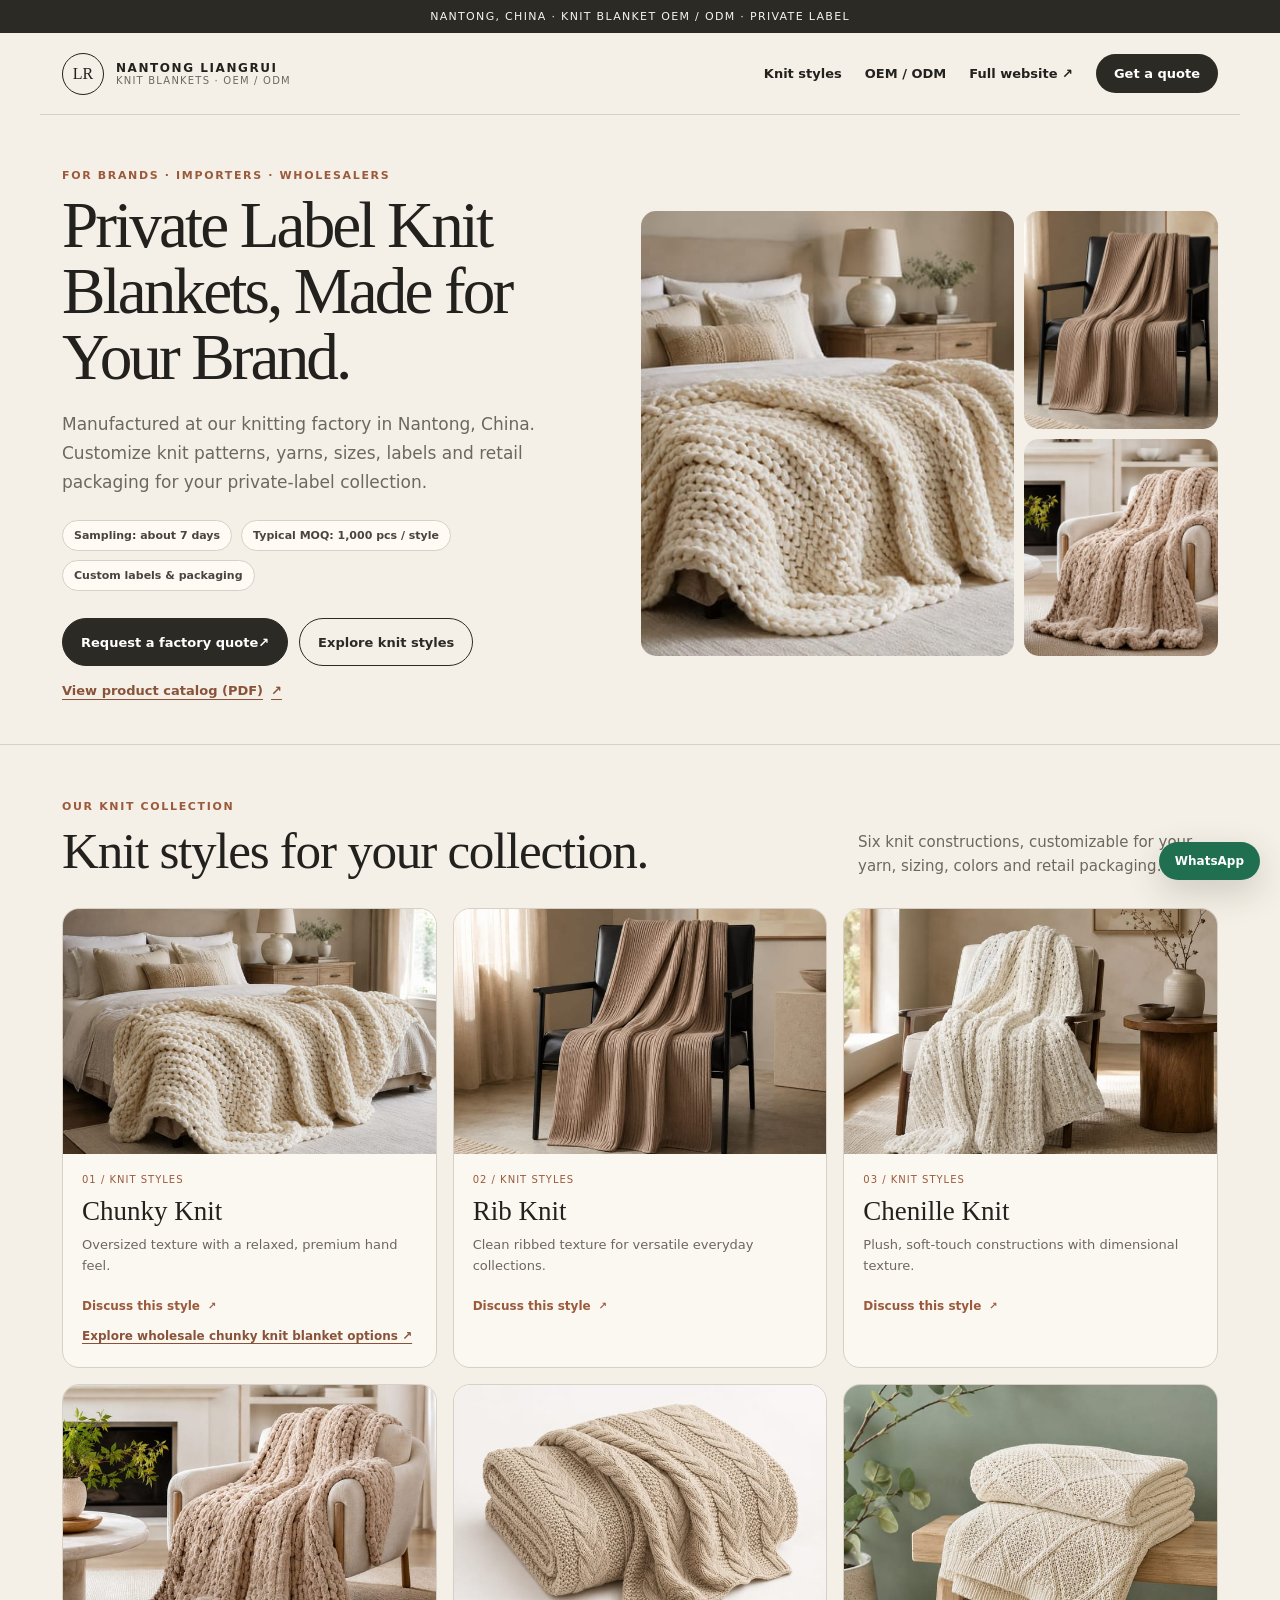
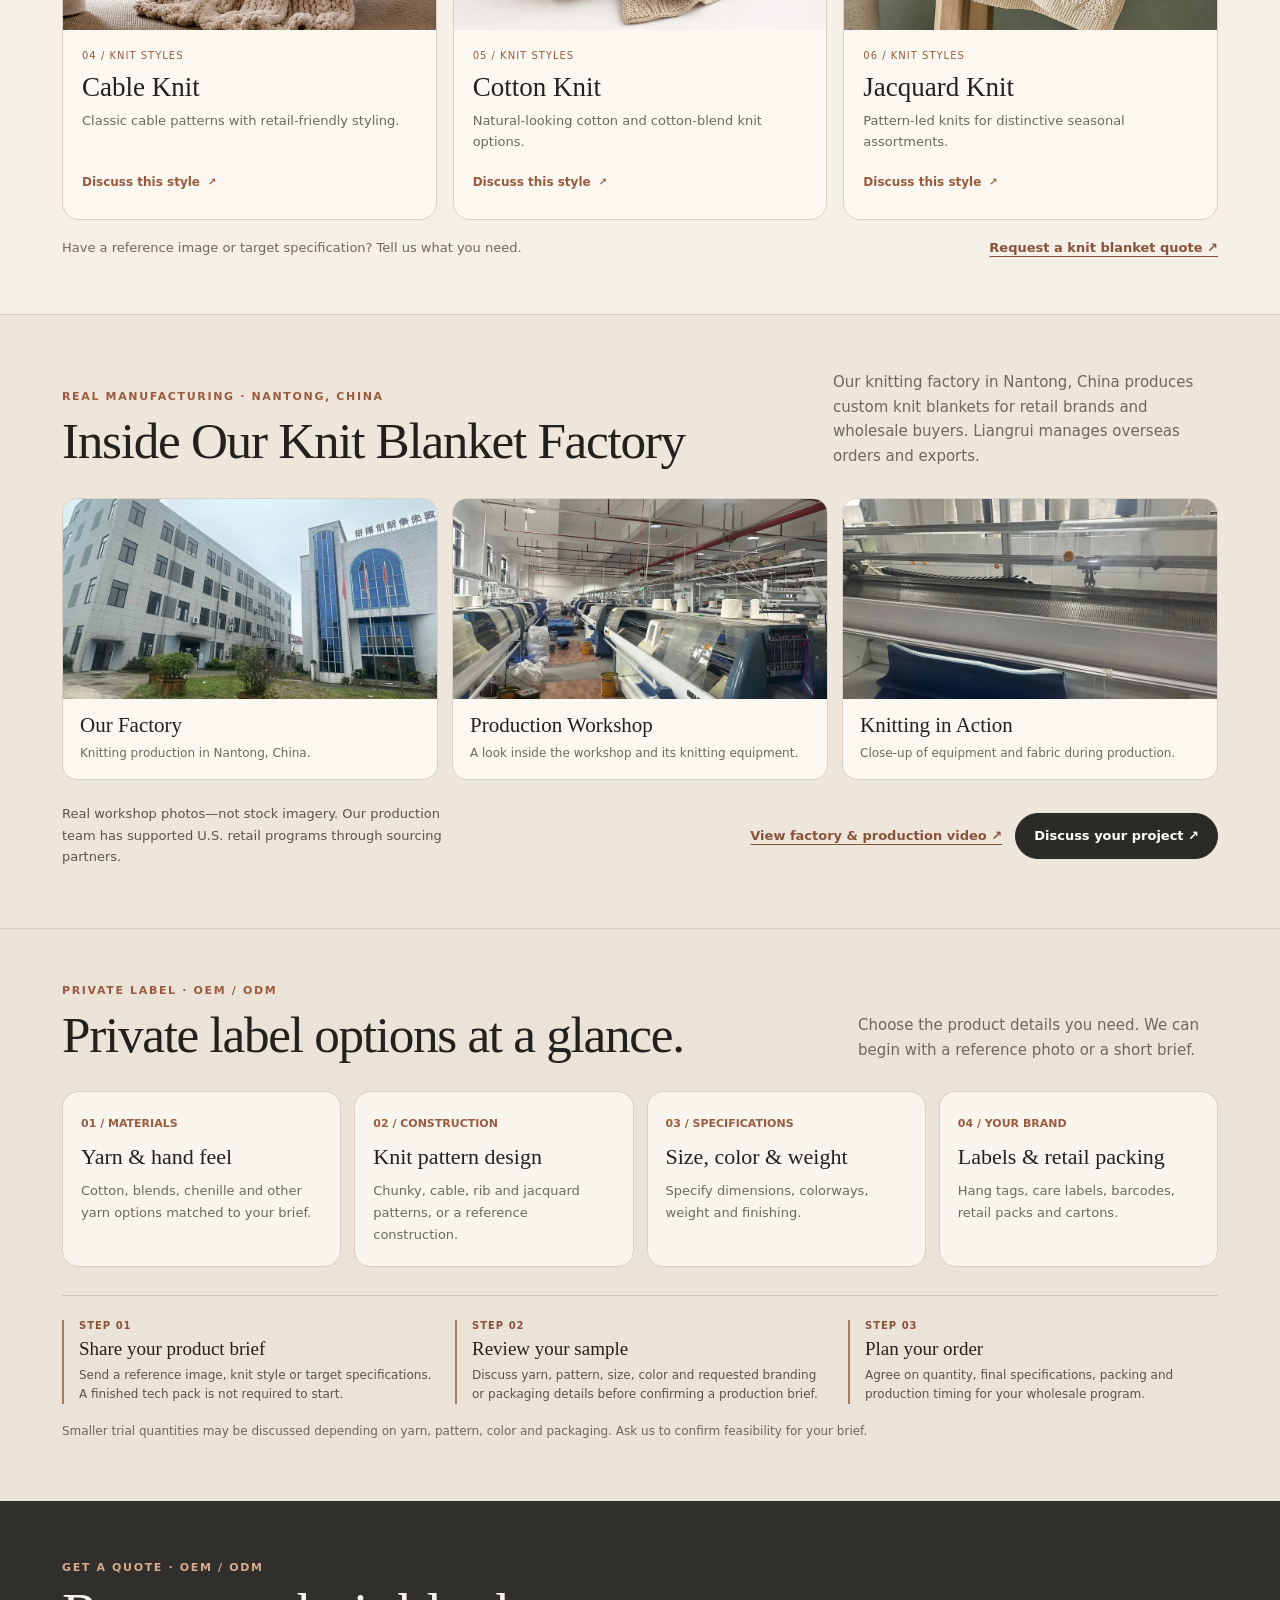
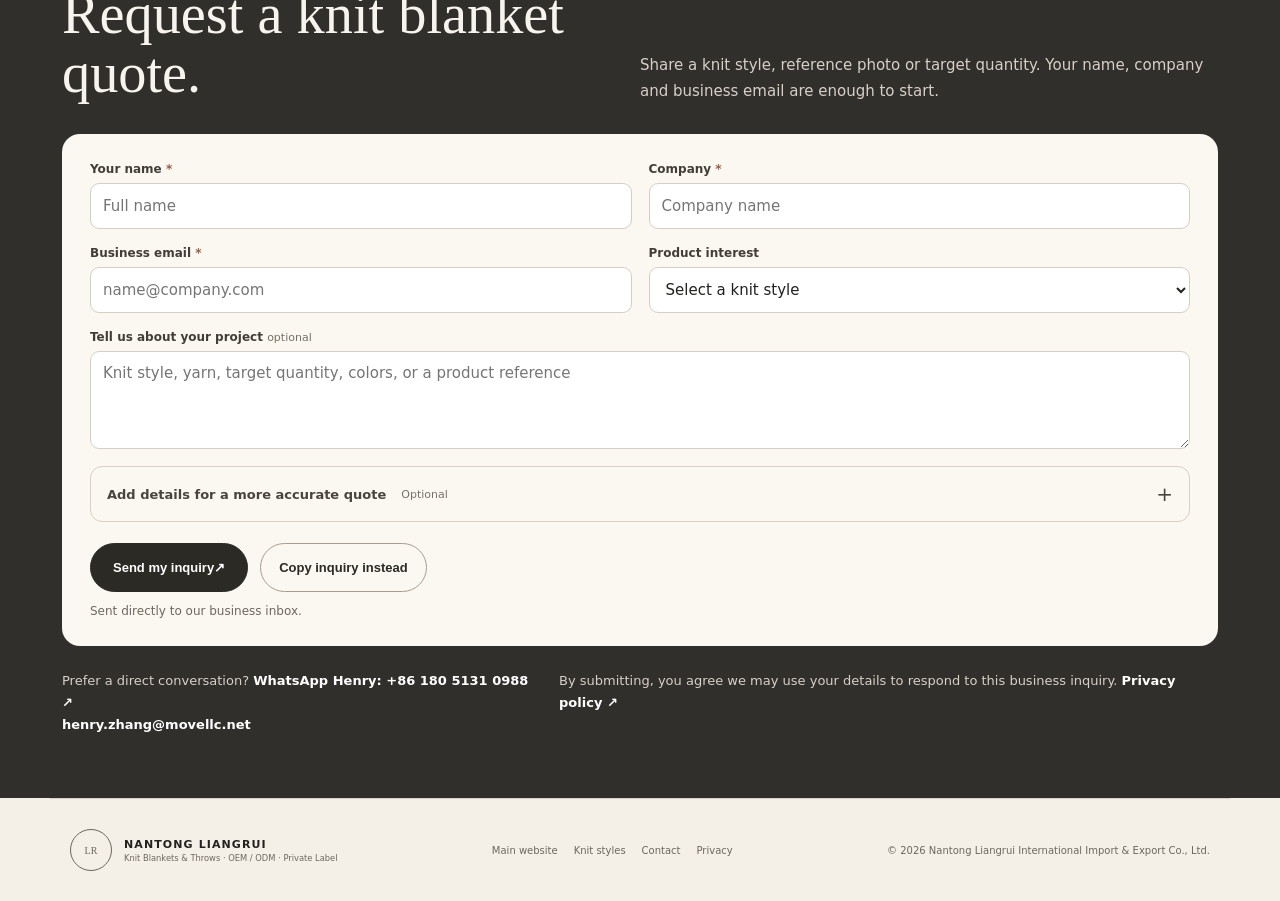
<file: private-label-knit-blankets.html>
<!doctype html>
<html lang="en">
<head>
  <!-- Google tag (gtag.js) -->
  <script async src="https://www.googletagmanager.com/gtag/js?id=AW-18501347334"></script>
  <script>
    window.dataLayer = window.dataLayer || [];
    function gtag(){dataLayer.push(arguments);}
    gtag('js', new Date());
    gtag('config', 'AW-18501347334');
    gtag('config', 'G-PGMXJ76PZS');
  </script>
  <meta charset="utf-8" />
  <meta name="viewport" content="width=device-width, initial-scale=1" />
  <title>Private Label Knit Blanket Manufacturer in China | Nantong Liangrui</title>
  <meta name="description" content="Private label knit blanket manufacturing in Nantong, China for brands and wholesale buyers. OEM/ODM chunky, cable and rib knit throws, custom labels and packaging." />
  <meta name="robots" content="index,follow,max-image-preview:large" />
  <meta name="theme-color" content="#f5f0e7" />
  <meta property="og:title" content="Private Label Knit Blanket Manufacturer in China | Nantong Liangrui" />
  <meta property="og:description" content="OEM/ODM knit blankets for brands and wholesale buyers. Explore construction options, packaging and sampling in Nantong, China." />
  <meta property="og:url" content="https://liangruihome.com/private-label-knit-blankets.html" />
  <meta property="og:type" content="website" />
  <meta property="og:image" content="https://liangruihome.com/assets/images/chunky.jpg" />
  <link rel="canonical" href="https://liangruihome.com/private-label-knit-blankets.html" />
  <link rel="icon" href="assets/icons/favicon.svg" type="image/svg+xml" />
  <link rel="stylesheet" href="styles.css" />
  <style>

/* Paid-search page only. Core website styles and tracking stay untouched. */
.ads-page { background:#f5f0e7; color:#22211e; }
.ads-page .topbar { letter-spacing:.12em; }
.ads-page .simple-header { max-width:1200px; margin:auto; display:flex; align-items:center; justify-content:space-between; padding:0 22px; height:82px; border-bottom:1px solid #d8d0c4; gap:20px; }
.ads-page .landing-nav { display:flex; align-items:center; gap:23px; font-size:13px; font-weight:600; }
.ads-page .landing-nav a { transition:color .2s ease; }
.ads-page .landing-nav a:hover { color:#9b5a3c; }
.ads-page .landing-nav .landing-nav-cta { padding:12px 18px; background:#2b2a25; color:#fff; border-radius:999px; }
.ads-page .landing-nav .landing-nav-cta:hover { background:#9b5a3c; color:#fff; }
.ads-page .landing-container { max-width:1200px; padding:0 22px; margin:0 auto; }
.ads-page .landing-hero { display:grid; grid-template-columns:1fr 1.08fr; gap:44px; padding-top:54px; padding-bottom:46px; align-items:center; }
.ads-page .landing-hero h1 { font-size:clamp(48px,5.1vw,74px); line-height:1.01; letter-spacing:-.045em; max-width:630px; }
.ads-page .landing-hero .lede { font-size:17px; line-height:1.7; margin-top:19px; max-width:550px; }
.ads-page .landing-hero .hero-actions { gap:11px; margin-top:27px; }
.ads-page .landing-hero .btn { min-height:48px; }
.ads-page .landing-quick-links { display:flex; flex-wrap:wrap; align-items:center; gap:10px 22px; margin-top:17px; }
.ads-page .landing-hero .landing-catalog { font-size:13px; font-weight:700; color:#89533a; display:inline-flex; gap:8px; align-items:center; text-decoration:underline; text-underline-offset:4px; }
.ads-page .landing-hero-proof { display:flex; flex-wrap:wrap; gap:9px; margin-top:24px; }
.ads-page .landing-hero-proof span { background:#fffaf3; border:1px solid #d8d0c4; border-radius:999px; padding:8px 11px; color:#4b443e; font-size:11px; font-weight:600; }
.ads-page .landing-hero-images { display:grid; grid-template-columns:1.58fr .82fr; grid-template-rows:1fr 1fr; gap:10px; height:445px; min-width:0; }
.ads-page .landing-hero-images img { width:100%; height:100%; min-height:0; display:block; object-fit:cover; border-radius:15px; }
.ads-page .landing-hero-images img:first-child { grid-row:span 2; }
.ads-page .landing-section { padding-top:55px; padding-bottom:59px; }
.ads-page .landing-eyebrow { text-transform:uppercase; font-size:11px; font-weight:800; letter-spacing:.15em; color:#9b5a3c; margin-bottom:11px; }
.ads-page .landing-section-head { display:flex; justify-content:space-between; align-items:end; gap:32px; margin-bottom:29px; }
.ads-page .landing-section-head h2 { font-size:clamp(36px,4vw,55px); line-height:1.07; letter-spacing:-.025em; max-width:650px; }
.ads-page .landing-section-head .landing-intro { color:#6d675f; font-size:15px; line-height:1.65; max-width:360px; }
.ads-page .landing-products { border-top:1px solid #d8d0c4; }
.ads-page .landing-products-grid { display:grid; grid-template-columns:repeat(3,minmax(0,1fr)); gap:16px; }
.ads-page .landing-product-card { grid-column:auto; border:1px solid #d8d0c4; border-radius:17px; overflow:hidden; background:#fbf8f2; }
.ads-page .landing-product-card img { display:block; height:245px; width:100%; object-fit:cover; }
.ads-page .landing-product-card .landing-product-content { padding:18px 19px 21px; }
.ads-page .landing-product-index { font-size:10px!important; letter-spacing:.1em; text-transform:uppercase; color:#9b5a3c!important; margin:0!important; }
.ads-page .landing-product-content h3 { font-size:27px; line-height:1.1; margin:9px 0 0; }
.ads-page .landing-product-content>p:not(.landing-product-index) { font-size:13px; line-height:1.6; color:#6d675f; min-height:42px; margin:8px 0 0; }
.ads-page .landing-product-card .product-link { display:inline-flex; gap:8px; align-items:center; min-height:32px; font-size:12px; margin-top:13px; }
.ads-page .landing-product-card .landing-detail-link { display:block; width:fit-content; margin-top:5px; font-size:12px; font-weight:700; line-height:1.6; color:#89533a; text-decoration:underline; text-underline-offset:3px; }
.ads-page .landing-after-products { display:flex; align-items:center; justify-content:space-between; padding:20px 0 0; gap:20px; color:#6d675f; font-size:13px; }
.ads-page .landing-after-products a { color:#89533a; font-weight:800; text-decoration:underline; text-underline-offset:4px; }
.ads-page .landing-service { background:#ebe3d8; }
.ads-page .landing-service-grid { display:grid; grid-template-columns:repeat(4,minmax(0,1fr)); gap:13px; margin-top:29px; }
.ads-page .landing-service-card { background:#f8f5ef; border:1px solid #d8d0c4; border-radius:16px; padding:20px 18px; }
.ads-page .landing-service-card span { font-size:11px; color:#9b5a3c; font-weight:800; }
.ads-page .landing-service-card h3 { font-size:22px; line-height:1.16; margin-top:13px; }
.ads-page .landing-service-card p { font-size:13px; line-height:1.7; color:#6d675f; margin-top:10px; }
.ads-page .landing-service-note { font-size:12px; color:#6d675f; margin-top:18px; line-height:1.6; }
.ads-page .landing-process { display:grid; grid-template-columns:repeat(3,minmax(0,1fr)); gap:23px; margin-top:28px; padding-top:24px; border-top:1px solid #d0c5b8; }
.ads-page .landing-process-step { border-left:2px solid #a47a60; padding-left:15px; min-width:0; }
.ads-page .landing-process-step span { display:block; font-size:10px; letter-spacing:.1em; font-weight:800; color:#89533a; }
.ads-page .landing-process-step h3 { margin:7px 0 5px; font-size:19px; line-height:1.2; }
.ads-page .landing-process-step p { margin:0; font-size:12px; line-height:1.6; color:#59544c; }
.ads-page .landing-contact { background:#302f2b; color:#f7f3ed; padding:60px 0 62px; }
.ads-page .landing-contact-header { display:grid; grid-template-columns:.95fr 1.05fr; gap:55px; align-items:end; margin-bottom:30px; }
.ads-page .landing-contact .landing-eyebrow { color:#d9ab8e; }
.ads-page .landing-contact h2 { font-size:clamp(40px,4.4vw,58px); line-height:1.06; }
.ads-page .landing-contact-header>p { font-size:15px; line-height:1.75; color:#d7d0c7; }
.ads-page .landing-form { display:block; margin:0; background:#fbf8f2; color:#22211e; border:0; padding:28px; border-radius:18px; }
.ads-page .landing-form-fields { display:grid; grid-template-columns:repeat(2,minmax(0,1fr)); gap:17px; }
.ads-page .landing-form .form-field { display:grid; gap:7px; }
.ads-page .landing-form .form-field-wide { grid-column:1/-1; }
.ads-page .landing-form .form-field label { font-size:12px; color:#423d36; font-weight:700; }
.ads-page .landing-form .field-required { color:#9b5a3c; }
.ads-page .landing-form .field-hint { font-size:11px; font-weight:400; color:#756f66; }
.ads-page .landing-form input:not([type=hidden]), .ads-page .landing-form select, .ads-page .landing-form textarea { min-height:46px; background:#fff; border:1px solid #d7cec3; border-radius:9px; font-size:15px; padding:12px; }
.ads-page .landing-form input:focus, .ads-page .landing-form select:focus, .ads-page .landing-form textarea:focus { outline:2px solid #b47e5e; outline-offset:1px; }
.ads-page .landing-form textarea { resize:vertical; }
.ads-page .landing-optional { margin-top:17px; border:1px solid #d8d0c4; border-radius:12px; padding:0 15px; }
.ads-page .landing-optional summary { display:flex; justify-content:space-between; align-items:center; cursor:pointer; padding:15px 1px; font-size:13px; font-weight:700; color:#49443e; gap:15px; list-style:none; }
.ads-page .landing-optional summary::-webkit-details-marker { display:none; }
.ads-page .landing-optional summary::after { content:"+"; font-size:20px; margin-left:auto; font-weight:400; }
.ads-page .landing-optional[open] summary::after { content:"−"; }
.ads-page .landing-optional summary span { font-size:11px; font-weight:500; color:#77716a; }
.ads-page .landing-optional-grid { display:grid; grid-template-columns:repeat(2,minmax(0,1fr)); gap:14px; padding:0 0 16px; }
.ads-page .landing-form-submit { display:flex; align-items:center; flex-wrap:wrap; margin-top:21px; gap:12px; }
.ads-page .landing-form-submit .btn-primary { min-height:49px; padding:13px 22px; }
.ads-page .landing-form-submit .btn-ghost { border-color:#a79d90; min-height:49px; }
.ads-page .landing-form-submit p { color:#6d675f; flex-basis:100%; font-size:12px; margin:0; }
.ads-page .landing-contact-bottom { display:flex; justify-content:space-between; align-items:start; gap:30px; margin-top:24px; font-size:13px; color:#d7d0c7; line-height:1.7; }
.ads-page .landing-contact-bottom a { color:#fff; font-weight:700; }
.ads-page .landing-contact-bottom a:hover { text-decoration:underline; }
.ads-page .landing-footer { display:flex; justify-content:space-between; align-items:center; gap:20px; }
.ads-page .landing-footer>p { text-align:right; }
.ads-page .floating-email { display:none; }
.ads-page .floating-whatsapp { left:auto; right:20px; bottom:20px; }
.ads-page .mobile-contact-bar { display:none; }
.ads-page #inquiry { scroll-margin-top:20px; }
.ads-page #styles { scroll-margin-top:20px; }
@media (max-width:980px) {
  .ads-page .landing-hero { grid-template-columns:1fr; gap:24px; padding-top:47px; }
  .ads-page .landing-hero-images { height:380px; }
  .ads-page .landing-products-grid { grid-template-columns:repeat(2,minmax(0,1fr)); }
  .ads-page .landing-service-grid { grid-template-columns:repeat(2,minmax(0,1fr)); }
  .ads-page .landing-contact-header { grid-template-columns:1fr; gap:15px; }
}
@media (max-width:680px) {
  .ads-page { padding-bottom:calc(72px + env(safe-area-inset-bottom)); }
  .ads-page .topbar { font-size:9px; padding:9px 13px; letter-spacing:.095em; }
  .ads-page .simple-header { padding:0 16px; height:66px; gap:8px; }
  .ads-page .brand { gap:8px; min-width:0; }
  .ads-page .brand-mark { width:35px; height:35px; flex-shrink:0; font-size:12px; }
  .ads-page .brand-copy strong { font-size:10px; letter-spacing:.08em; white-space:nowrap; }
  .ads-page .brand-copy small { display:none; }
  .ads-page .landing-nav { gap:11px; font-size:11px; }
  .ads-page .landing-nav a:not(.landing-nav-cta) { display:none; }
  .ads-page .landing-nav .landing-nav-cta { padding:10px 12px; font-size:11px; white-space:nowrap; }
  .ads-page .landing-container { padding:0 17px; }
  .ads-page .landing-hero { padding-top:31px; padding-bottom:35px; gap:21px; }
  .ads-page .landing-hero h1 { font-size:clamp(37px,9.5vw,46px); line-height:1.045; max-width:480px; }
  .ads-page .landing-hero .lede { font-size:14px; line-height:1.6; margin-top:14px; }
  .ads-page .landing-hero-proof { margin-top:15px; gap:7px; }
  .ads-page .landing-hero-proof span { font-size:10px; padding:7px 9px; }
  .ads-page .landing-hero .hero-actions { display:grid; grid-template-columns:1fr 1fr; gap:8px; margin-top:17px; }
  .ads-page .landing-hero .hero-actions .btn { padding:10px 11px; font-size:12px; min-width:0; min-height:48px; white-space:normal; text-align:center; }
  .ads-page .landing-hero .landing-catalog { font-size:12px; }
  .ads-page .landing-quick-links { margin-top:14px; gap:9px 16px; }
  .ads-page .landing-hero-images { grid-template-columns:1.4fr .83fr; height:252px; gap:7px; }
  .ads-page .landing-hero-images img { border-radius:11px; }
  .ads-page .landing-section { padding-top:44px; padding-bottom:47px; }
  .ads-page .landing-section-head { display:block; margin-bottom:18px; }
  .ads-page .landing-section-head h2 { font-size:clamp(32px,8vw,40px); }
  .ads-page .landing-section-head .landing-intro { font-size:13px; margin-top:11px; }
  .ads-page .landing-products-grid { grid-template-columns:repeat(2,minmax(0,1fr)); gap:10px; }
  .ads-page .landing-product-card { border-radius:12px; }
  .ads-page .landing-product-card img { height:clamp(158px,46vw,225px); }
  .ads-page .landing-product-card .landing-product-content { padding:12px 11px 14px; }
  .ads-page .landing-product-index { font-size:9px!important; }
  .ads-page .landing-product-content h3 { font-size:20px; margin-top:6px; }
  .ads-page .landing-product-content>p:not(.landing-product-index) { font-size:11px; line-height:1.5; min-height:52px; }
  .ads-page .landing-product-card .product-link { font-size:11px; margin-top:6px; padding:4px 0; min-height:36px; }
  .ads-page .landing-after-products { align-items:start; flex-direction:column; gap:8px; }
  .ads-page .landing-service-grid { grid-template-columns:repeat(2,minmax(0,1fr)); gap:9px; margin-top:21px; }
  .ads-page .landing-service-card { padding:18px 13px; border-radius:12px; }
  .ads-page .landing-service-card h3 { font-size:21px; margin-top:14px; }
  .ads-page .landing-service-card p { font-size:11px; line-height:1.6; }
  .ads-page .landing-process { grid-template-columns:1fr; gap:14px; padding-top:18px; margin-top:20px; }
  .ads-page .landing-process-step { padding-left:12px; }
  .ads-page .landing-process-step h3 { font-size:17px; margin:5px 0 3px; }
  .ads-page .landing-contact { padding:49px 0 52px; }
  .ads-page .landing-contact h2 { font-size:41px; }
  .ads-page .landing-contact-header>p { font-size:13px; }
  .ads-page .landing-form { padding:16px; border-radius:14px; }
  .ads-page .landing-form-fields { grid-template-columns:1fr; gap:13px; }
  .ads-page .landing-optional-grid { grid-template-columns:1fr; gap:12px; }
  .ads-page .landing-form input:not([type=hidden]), .ads-page .landing-form select, .ads-page .landing-form textarea { font-size:16px; min-height:48px; }
  .ads-page .landing-form-submit .btn-primary { width:100%; }
  .ads-page .landing-form-submit .btn-ghost { width:100%; }
  .ads-page .landing-contact-bottom { flex-direction:column; gap:10px; font-size:12px; }
  .ads-page .landing-footer { align-items:flex-start; flex-direction:column; }
  .ads-page .landing-footer>p { text-align:left; }
  .ads-page .floating-whatsapp { display:none; }
  .ads-page .mobile-contact-bar { position:fixed; z-index:45; display:flex; gap:9px; left:0; right:0; bottom:0; align-items:center; padding:9px 12px calc(9px + env(safe-area-inset-bottom)); background:rgba(247,243,237,.98); border-top:1px solid #d8d0c4; box-shadow:0 -4px 22px #26231d1a; transition:opacity .16s ease,visibility .16s ease,transform .16s ease; }
  .ads-page .mobile-contact-bar a { display:flex; flex:1; min-width:0; height:46px; border:1px solid #2b2a25; align-items:center; justify-content:center; font-size:13px; font-weight:800; border-radius:11px; }
  .ads-page .mobile-contact-bar .mobile-quote { background:#2b2a25; color:white; }
  .ads-page .mobile-contact-bar .mobile-whatsapp { background:#1f6f50; border-color:#1f6f50; color:white; }
  .ads-page .mobile-contact-bar.is-hidden { opacity:0; visibility:hidden; pointer-events:none; transform:translateY(110%); }
}
@media (prefers-reduced-motion:reduce) {
  .ads-page .mobile-contact-bar { transition:none; }
}


/* Added factory proof only (2026-10-20). Existing page, form and tracking unchanged. */
.ads-page .landing-factory { background:#eee6db; border-top:1px solid #d8d0c4; border-bottom:1px solid #d8d0c4; }
.ads-page .landing-factory .landing-section { padding-top:55px; padding-bottom:60px; }
.ads-page .landing-factory .landing-section-head h2 { max-width:750px; }
.ads-page .landing-factory .landing-intro { max-width:385px; }
.ads-page .landing-factory-grid { display:grid; grid-template-columns:repeat(3,minmax(0,1fr)); gap:14px; }
.ads-page .landing-factory-card { background:#fbf8f2; margin:0; overflow:hidden; border:1px solid #d8d0c4; border-radius:15px; min-width:0; }
.ads-page .landing-factory-card img { display:block; width:100%; height:200px; object-fit:cover; }
.ads-page .landing-factory-card figcaption { padding:14px 17px 17px; }
.ads-page .landing-factory-card strong { font-family:Georgia,"Times New Roman",serif; font-size:21px; font-weight:500; display:block; margin-bottom:6px; }
.ads-page .landing-factory-card span { display:block; color:#6d675f; font-size:12px; line-height:1.55; }
.ads-page .landing-factory-bottom { display:flex; justify-content:space-between; align-items:center; gap:20px; margin-top:23px; }
.ads-page .landing-factory-note { font-size:13px; line-height:1.65; color:#59544c; max-width:400px; }
.ads-page .landing-factory-actions { display:flex; align-items:center; gap:13px; flex-wrap:wrap; }
.ads-page .landing-factory-video-link { font-size:13px; font-weight:750; color:#89533a; text-decoration:underline; text-underline-offset:4px; }
.ads-page .landing-factory-actions .btn { min-height:46px; }
@media (max-width:980px) {
  .ads-page .landing-factory-card img { height:190px; }
  .ads-page .landing-factory-bottom { align-items:flex-start; flex-direction:column; }
}
@media (max-width:680px) {
  .ads-page .landing-factory .landing-section { padding-top:43px; padding-bottom:47px; }
  .ads-page .landing-factory-grid { grid-template-columns:repeat(2,minmax(0,1fr)); gap:10px; }
  .ads-page .landing-factory-card:first-child { grid-column:1/-1; }
  .ads-page .landing-factory-card:first-child img { height:205px; }
  .ads-page .landing-factory-card:not(:first-child) img { height:145px; }
  .ads-page .landing-factory-card figcaption { padding:11px 12px 14px; }
  .ads-page .landing-factory-card strong { font-size:18px; margin-bottom:4px; }
  .ads-page .landing-factory-card span { font-size:11px; }
  .ads-page .landing-factory-bottom { gap:13px; margin-top:19px; }
  .ads-page .landing-factory-note { font-size:12px; }
  .ads-page .landing-factory-actions { display:grid; grid-template-columns:1fr; gap:15px; width:100%; }
  .ads-page .landing-factory-actions .btn { text-align:center; justify-content:center; width:100%; }
}

  </style>
</head>
<body class="ads-page">

  <a class="skip-link" href="#styles">Skip to products</a>
  <div class="topbar">Nantong, China · Knit Blanket OEM / ODM · Private Label</div>
  <header class="simple-header">
    <a class="brand" href="/" aria-label="Nantong Liangrui main website"><span class="brand-mark" aria-hidden="true">LR</span><span class="brand-copy"><strong>NANTONG LIANGRUI</strong><small>KNIT BLANKETS · OEM / ODM</small></span></a>
    <nav class="landing-nav" aria-label="Landing page navigation">
      <a href="#styles">Knit styles</a>
      <a href="#capabilities">OEM / ODM</a>
      <a href="/">Full website ↗</a>
      <a class="landing-nav-cta" href="#inquiry">Get a quote</a>
    </nav>
  </header>
  <main id="main">
    <section class="landing-hero landing-container" aria-labelledby="landing-main-title">
      <div class="landing-hero-copy">
        <p class="landing-eyebrow">FOR BRANDS · IMPORTERS · WHOLESALERS</p>
        <h1 id="landing-main-title">Private Label Knit Blankets, Made for Your Brand.</h1>
        <p class="lede">Manufactured at our knitting factory in Nantong, China. Customize knit patterns, yarns, sizes, labels and retail packaging for your private-label collection.</p>
        <div class="landing-hero-proof">
          <span>Sampling: about 7 days</span><span>Typical MOQ: 1,000 pcs / style</span><span>Custom labels &amp; packaging</span>
        </div>
        <div class="hero-actions">
          <a class="btn btn-primary" href="#inquiry">Request a factory quote <span aria-hidden="true">↗</span></a>
          <a class="btn btn-secondary" href="#styles">Explore knit styles</a>
        </div>
        <div class="landing-quick-links">
          <a class="landing-catalog" href="assets/docs/liangrui-catalog.pdf" target="_blank" rel="noopener">View product catalog (PDF) <span aria-hidden="true">↗</span></a>
          
        </div>
      </div>
      <div class="landing-hero-images" aria-label="Examples of knit throw textures">
        <img src="assets/images/chunky.jpg" srcset="assets/images/chunky-640.jpg 640w, assets/images/chunky-960.jpg 960w, assets/images/chunky-1200.jpg 1200w, assets/images/chunky.jpg 1400w" sizes="(max-width:680px) 58vw, (max-width:980px) 50vw, 35vw" alt="Neutral chunky knit blanket arranged on a bed" width="780" height="980" fetchpriority="high" decoding="async" />
        <img src="assets/images/rib.jpg" srcset="assets/images/rib-640.jpg 640w, assets/images/rib-960.jpg 960w, assets/images/rib-1200.jpg 1200w, assets/images/rib.jpg 1400w" sizes="(max-width:680px) 34vw, (max-width:980px) 25vw, 18vw" alt="Neutral rib knit throw blanket" width="480" height="480" loading="eager" fetchpriority="low" decoding="async" />
        <img src="assets/images/cable.jpg" srcset="assets/images/cable-640.jpg 640w, assets/images/cable-960.jpg 960w, assets/images/cable-1200.jpg 1200w, assets/images/cable.jpg 1400w" sizes="(max-width:680px) 34vw, (max-width:980px) 25vw, 18vw" alt="Cable knit throw blanket with braided yarn texture" width="480" height="480" loading="eager" fetchpriority="low" decoding="async" />
      </div>
    </section>

    <section class="landing-products" id="styles" aria-labelledby="styles-title">
      <div class="landing-container landing-section">
        <div class="landing-section-head">
          <div>
            <p class="landing-eyebrow">OUR KNIT COLLECTION</p>
            <h2 id="styles-title">Knit styles for your collection.</h2>
          </div>
          <p class="landing-intro">Six knit constructions, customizable for your yarn, sizing, colors and retail packaging.</p>
        </div>
        <div class="landing-products-grid">
        <article class="product-card landing-product-card" data-product="Chunky Knit Blanket">
          <img src="assets/images/chunky.jpg" srcset="assets/images/chunky-640.jpg 640w, assets/images/chunky-960.jpg 960w, assets/images/chunky-1200.jpg 1200w, assets/images/chunky.jpg 1400w" sizes="(max-width:680px) calc(50vw - 25px), (max-width:980px) 46vw, 30vw" alt="Chunky Knit Blanket - knit blanket style for OEM and private label development" width="640" height="760" loading="lazy" fetchpriority="low" decoding="async" />
          <div class="landing-product-content">
            <p class="landing-product-index">01 / KNIT STYLES</p>
            <h3>Chunky Knit</h3>
            <p>Oversized texture with a relaxed, premium hand feel.</p>
            <a class="product-link" href="#inquiry" aria-label="Ask about Chunky Knit Blanket">Discuss this style <span aria-hidden="true">↗</span></a>
            <a class="landing-detail-link" href="/chunky-knit-blankets.html">Explore wholesale chunky knit blanket options ↗</a>
          </div>
        </article>
        <article class="product-card landing-product-card" data-product="Rib Knit Throw">
          <img src="assets/images/rib.jpg" srcset="assets/images/rib-640.jpg 640w, assets/images/rib-960.jpg 960w, assets/images/rib-1200.jpg 1200w, assets/images/rib.jpg 1400w" sizes="(max-width:680px) calc(50vw - 25px), (max-width:980px) 46vw, 30vw" alt="Rib Knit Throw - knit blanket style for OEM and private label development" width="640" height="760" loading="lazy" fetchpriority="low" decoding="async" />
          <div class="landing-product-content">
            <p class="landing-product-index">02 / KNIT STYLES</p>
            <h3>Rib Knit</h3>
            <p>Clean ribbed texture for versatile everyday collections.</p>
            <a class="product-link" href="#inquiry" aria-label="Ask about Rib Knit Throw">Discuss this style <span aria-hidden="true">↗</span></a>
          </div>
        </article>
        <article class="product-card landing-product-card" data-product="Chenille Chunky Throw">
          <img src="assets/images/chenille.jpg" srcset="assets/images/chenille-640.jpg 640w, assets/images/chenille-960.jpg 960w, assets/images/chenille-1200.jpg 1200w, assets/images/chenille.jpg 1400w" sizes="(max-width:680px) calc(50vw - 25px), (max-width:980px) 46vw, 30vw" alt="Chenille Chunky Throw - knit blanket style for OEM and private label development" width="640" height="760" loading="lazy" decoding="async" />
          <div class="landing-product-content">
            <p class="landing-product-index">03 / KNIT STYLES</p>
            <h3>Chenille Knit</h3>
            <p>Plush, soft-touch constructions with dimensional texture.</p>
            <a class="product-link" href="#inquiry" aria-label="Ask about Chenille Chunky Throw">Discuss this style <span aria-hidden="true">↗</span></a>
          </div>
        </article>
        <article class="product-card landing-product-card" data-product="Cable Knit Throw">
          <img src="assets/images/cable.jpg" srcset="assets/images/cable-640.jpg 640w, assets/images/cable-960.jpg 960w, assets/images/cable-1200.jpg 1200w, assets/images/cable.jpg 1400w" sizes="(max-width:680px) calc(50vw - 25px), (max-width:980px) 46vw, 30vw" alt="Cable Knit Throw - knit blanket style for OEM and private label development" width="640" height="760" loading="lazy" decoding="async" />
          <div class="landing-product-content">
            <p class="landing-product-index">04 / KNIT STYLES</p>
            <h3>Cable Knit</h3>
            <p>Classic cable patterns with retail-friendly styling.</p>
            <a class="product-link" href="#inquiry" aria-label="Ask about Cable Knit Throw">Discuss this style <span aria-hidden="true">↗</span></a>
          </div>
        </article>
        <article class="product-card landing-product-card" data-product="Cotton Knit Throw">
          <img src="assets/images/cotton.jpg" srcset="assets/images/cotton-640.jpg 640w, assets/images/cotton-960.jpg 960w, assets/images/cotton-1200.jpg 1200w, assets/images/cotton.jpg 1400w" sizes="(max-width:680px) calc(50vw - 25px), (max-width:980px) 46vw, 30vw" alt="Cotton Knit Throw - knit blanket style for OEM and private label development" width="640" height="760" loading="lazy" decoding="async" />
          <div class="landing-product-content">
            <p class="landing-product-index">05 / KNIT STYLES</p>
            <h3>Cotton Knit</h3>
            <p>Natural-looking cotton and cotton-blend knit options.</p>
            <a class="product-link" href="#inquiry" aria-label="Ask about Cotton Knit Throw">Discuss this style <span aria-hidden="true">↗</span></a>
          </div>
        </article>
        <article class="product-card landing-product-card" data-product="Jacquard Knit Throw">
          <img src="assets/images/jacquard.jpg" srcset="assets/images/jacquard-640.jpg 640w, assets/images/jacquard-960.jpg 960w, assets/images/jacquard-1200.jpg 1200w, assets/images/jacquard.jpg 1400w" sizes="(max-width:680px) calc(50vw - 25px), (max-width:980px) 46vw, 30vw" alt="Jacquard Knit Throw - knit blanket style for OEM and private label development" width="640" height="760" loading="lazy" decoding="async" />
          <div class="landing-product-content">
            <p class="landing-product-index">06 / KNIT STYLES</p>
            <h3>Jacquard Knit</h3>
            <p>Pattern-led knits for distinctive seasonal assortments.</p>
            <a class="product-link" href="#inquiry" aria-label="Ask about Jacquard Knit Throw">Discuss this style <span aria-hidden="true">↗</span></a>
          </div>
        </article>
        </div>
        <div class="landing-after-products">
          <span>Have a reference image or target specification? Tell us what you need.</span>
          <a href="#inquiry">Request a knit blanket quote ↗</a>
        </div>
      </div>
    </section>

    <!-- Added factory proof only (2026-10-20); existing page sections are preserved. -->
    <section class="landing-factory" id="factory-preview" aria-labelledby="landing-factory-title">
      <div class="landing-container landing-section">
        <div class="landing-section-head">
          <div>
            <p class="landing-eyebrow">REAL MANUFACTURING · NANTONG, CHINA</p>
            <h2 id="landing-factory-title">Inside Our Knit Blanket Factory</h2>
          </div>
          <p class="landing-intro">Our knitting factory in Nantong, China produces custom knit blankets for retail brands and wholesale buyers. Liangrui manages overseas orders and exports.</p>
        </div>
        <div class="landing-factory-grid">
          <figure class="landing-factory-card">
            <img src="assets/factory/factory-exterior.webp" width="960" height="720" loading="lazy" decoding="async" alt="Exterior of our knit blanket factory in Nantong, China" />
            <figcaption><strong>Our Factory</strong><span>Knitting production in Nantong, China.</span></figcaption>
          </figure>
          <figure class="landing-factory-card">
            <img src="assets/factory/factory-floor.webp" width="960" height="720" loading="lazy" decoding="async" alt="Rows of knitting machines inside our actual production workshop" />
            <figcaption><strong>Production Workshop</strong><span>A look inside the workshop and its knitting equipment.</span></figcaption>
          </figure>
          <figure class="landing-factory-card">
            <img src="assets/factory/factory-machine.webp" width="960" height="720" loading="lazy" decoding="async" alt="Real knitting machinery with knitted fabric in production" />
            <figcaption><strong>Knitting in Action</strong><span>Close-up of equipment and fabric during production.</span></figcaption>
          </figure>
        </div>
        <div class="landing-factory-bottom">
          <p class="landing-factory-note">Real workshop photos—not stock imagery. Our production team has supported U.S. retail programs through sourcing partners.</p>
          <div class="landing-factory-actions">
            <a class="landing-factory-video-link" href="/#our-factory" aria-label="View our full factory gallery and production video on the main website">View factory &amp; production video ↗</a>
            <a class="btn btn-primary" href="#inquiry">Discuss your project ↗</a>
          </div>
        </div>
      </div>
    </section>

    <section class="landing-service" id="capabilities" aria-labelledby="capabilities-title">
      <div class="landing-container landing-section">
        <div class="landing-section-head">
          <div><p class="landing-eyebrow">PRIVATE LABEL · OEM / ODM</p><h2 id="capabilities-title">Private label options at a glance.</h2></div>
          <p class="landing-intro">Choose the product details you need. We can begin with a reference photo or a short brief.</p>
        </div>
        <div class="landing-service-grid">
          <article class="landing-service-card"><span>01 / MATERIALS</span><h3>Yarn &amp; hand feel</h3><p>Cotton, blends, chenille and other yarn options matched to your brief.</p></article>
          <article class="landing-service-card"><span>02 / CONSTRUCTION</span><h3>Knit pattern design</h3><p>Chunky, cable, rib and jacquard patterns, or a reference construction.</p></article>
          <article class="landing-service-card"><span>03 / SPECIFICATIONS</span><h3>Size, color &amp; weight</h3><p>Specify dimensions, colorways, weight and finishing.</p></article>
          <article class="landing-service-card"><span>04 / YOUR BRAND</span><h3>Labels &amp; retail packing</h3><p>Hang tags, care labels, barcodes, retail packs and cartons.</p></article>
        </div>
        <div class="landing-process" aria-label="Private label development process">
          <div class="landing-process-step"><span>STEP 01</span><h3>Share your product brief</h3><p>Send a reference image, knit style or target specifications. A finished tech pack is not required to start.</p></div>
          <div class="landing-process-step"><span>STEP 02</span><h3>Review your sample</h3><p>Discuss yarn, pattern, size, color and requested branding or packaging details before confirming a production brief.</p></div>
          <div class="landing-process-step"><span>STEP 03</span><h3>Plan your order</h3><p>Agree on quantity, final specifications, packing and production timing for your wholesale program.</p></div>
        </div>
        <p class="landing-service-note">Smaller trial quantities may be discussed depending on yarn, pattern, color and packaging. Ask us to confirm feasibility for your brief.</p>
      </div>
    </section>

    <section class="landing-contact" id="inquiry" aria-labelledby="inquiry-title">
      <div class="landing-container">
        <div class="landing-contact-header">
          <div><p class="landing-eyebrow">GET A QUOTE · OEM / ODM</p><h2 id="inquiry-title">Request a knit blanket quote.</h2></div>
          <p>Share a knit style, reference photo or target quantity. Your name, company and business email are enough to start.</p>
        </div>
      <form class="rfq-form landing-form" id="rfq-form" action="https://api.web3forms.com/submit" method="POST">
        <input type="hidden" name="access_key" value="2eabe2ff-d18c-4cc9-b0bb-a12939d9d687" />
        <input type="hidden" name="subject" value="New Paid Campaign B2B Inquiry | LiangruiHome.com" />
        <input type="hidden" name="redirect" value="https://liangruihome.com/thank-you.html" />
        <input type="hidden" name="from_name" value="LiangruiHome B2B Inquiry" />
        <input type="hidden" name="replyto" id="rfq-replyto" value="" />
        <input type="checkbox" name="botcheck" tabindex="-1" autocomplete="off" style="display:none" aria-hidden="true" />
        <input type="hidden" name="utm_source" id="utm-source" value="" />
        <input type="hidden" name="utm_medium" id="utm-medium" value="" />
        <input type="hidden" name="utm_campaign" id="utm-campaign" value="" />
        <input type="hidden" name="utm_term" id="utm-term" value="" />
        <input type="hidden" name="utm_content" id="utm-content" value="" />
        <input type="hidden" name="landing_page" id="landing-page" value="" />
        <input type="hidden" name="referrer" id="referrer" value="" />

        <div class="landing-form-fields">
          <div class="form-field"><label for="rfq-name">Your name <span class="field-required">*</span></label><input id="rfq-name" name="name" autocomplete="name" placeholder="Full name" required /></div>
          <div class="form-field"><label for="rfq-company">Company <span class="field-required">*</span></label><input id="rfq-company" name="company" autocomplete="organization" placeholder="Company name" required /></div>
          <div class="form-field"><label for="rfq-email">Business email <span class="field-required">*</span></label><input id="rfq-email" name="email" type="email" autocomplete="email" placeholder="name@company.com" required /></div>
          <div class="form-field"><label for="rfq-product">Product interest</label><select id="rfq-product" name="product"><option value="">Select a knit style</option><option>Chunky Knit Blanket</option><option>Rib Knit Throw</option><option>Chenille Chunky Throw</option><option>Cable Knit Throw</option><option>Cotton Knit Throw</option><option>Jacquard Knit Throw</option><option>Custom / Other</option></select></div>
          <div class="form-field form-field-wide"><label for="rfq-message">Tell us about your project <span class="field-hint">optional</span></label><textarea id="rfq-message" name="message" rows="4" placeholder="Knit style, yarn, target quantity, colors, or a product reference"></textarea></div>
        </div>
        <details class="landing-optional">
          <summary>Add details for a more accurate quote <span>Optional</span></summary>
          <div class="landing-optional-grid">
            <div class="form-field"><label for="rfq-qty">Target quantity</label><input id="rfq-qty" name="quantity" placeholder="e.g. 1,000 pcs / style" /></div>
            <div class="form-field"><label for="rfq-size">Target size</label><input id="rfq-size" name="size" placeholder="e.g. 50 × 70 in" /></div>
            <div class="form-field"><label for="rfq-phone">WhatsApp / phone</label><input id="rfq-phone" name="phone" autocomplete="tel" placeholder="+1 / +44 / +..." /></div>
            <div class="form-field"><label for="rfq-website">Company website</label><input id="rfq-website" name="website" autocomplete="url" placeholder="www.company.com" /></div>
          </div>
        </details>
        <div class="form-submit landing-form-submit">
          <button class="btn btn-primary" type="submit">Send my inquiry <span aria-hidden="true">↗</span></button>
          <button class="btn btn-ghost" type="button" id="copy-inquiry">Copy inquiry instead</button>
          <p id="form-status" role="status">Sent directly to our business inbox.</p>
        </div>
      </form>
        <div class="landing-contact-bottom">
          <p>Prefer a direct conversation? <a href="https://wa.me/8618051310988?text=Hi%20Henry%2C%20I%20found%20LiangruiHome.com%20and%20would%20like%20to%20discuss%20a%20knit%20blanket%20program." target="_blank" rel="noopener">WhatsApp Henry: +86 180 5131 0988 ↗</a><br/><a href="mailto:henry.zhang@movellc.net?subject=Knit%20Blanket%20OEM%20Inquiry">henry.zhang@movellc.net</a></p>
          <p>By submitting, you agree we may use your details to respond to this business inquiry. <a href="privacy.html">Privacy policy ↗</a></p>
        </div>
      </div>
    </section>
  </main>
  <footer class="landing-footer">
    <div class="footer-brand"><span class="brand-mark" aria-hidden="true">LR</span><div><strong>NANTONG LIANGRUI</strong><small>Knit Blankets &amp; Throws · OEM / ODM · Private Label</small></div></div>
    <div class="footer-links"><a href="/">Main website</a><a href="#styles">Knit styles</a><a href="#inquiry">Contact</a><a href="privacy.html">Privacy</a></div>
    <p>© 2026 Nantong Liangrui International Import &amp; Export Co., Ltd.</p>
  </footer>
  <a class="floating-whatsapp" href="https://wa.me/8618051310988?text=Hi%20Henry%2C%20I%20found%20LiangruiHome.com%20and%20would%20like%20to%20discuss%20a%20knit%20blanket%20program." target="_blank" rel="noopener" aria-label="WhatsApp Henry">WhatsApp</a>
  <div class="mobile-contact-bar" role="navigation" aria-label="Quick contact options">
    <a class="mobile-whatsapp" href="https://wa.me/8618051310988?text=Hi%20Henry%2C%20I%20found%20LiangruiHome.com%20and%20would%20like%20to%20discuss%20a%20knit%20blanket%20program." target="_blank" rel="noopener">WhatsApp</a>
    <a class="mobile-quote" href="#inquiry">Request a quote</a>
  </div>
<script src="script.js?v=20261106-responsive-image-fallback"></script>
<script>
  /* Only controls the visual mobile contact bar. No form or tracking logic. */
  (() => {
    const bar = document.querySelector('.mobile-contact-bar');
    const targets = [document.querySelector('#inquiry'), document.querySelector('footer')].filter(Boolean);
    if (!bar || !('IntersectionObserver' in window)) return;
    const visible = new Map(targets.map(el => [el, false]));
    const sync = () => bar.classList.toggle('is-hidden', Array.from(visible.values()).some(Boolean));
    const observer = new IntersectionObserver(entries => {
      entries.forEach(entry => visible.set(entry.target, entry.isIntersecting));
      sync();
    }, { threshold: 0.01 });
    targets.forEach(el => observer.observe(el));
    document.querySelector('#rfq-form')?.addEventListener('focusin', () => bar.classList.add('is-hidden'));
    document.querySelector('#rfq-form')?.addEventListener('focusout', () => requestAnimationFrame(sync));
  })();
</script>
  <script>
    /* Measure WhatsApp button clicks without changing navigation or the quote form.
       This measures contact intent, not an actually sent WhatsApp message.
       GA4's existing automatic outbound-link click event is preserved. */
    (() => {
      document.addEventListener('click', event => {
        const target = event.target;
        const link = target && typeof target.closest === 'function' ? target.closest('a[href]') : null;
        if (!link || typeof window.gtag !== 'function') return;

        let url;
        try { url = new URL(link.href, window.location.href); }
        catch { return; }
        if (url.hostname !== 'wa.me' || url.pathname !== '/8618051310988') return;

        const placement = link.classList.contains('mobile-whatsapp') ? 'mobile_bar'
          : link.classList.contains('floating-whatsapp') ? 'floating_button'
          : 'contact_section';

        window.gtag('event', 'whatsapp_contact_click', {
          send_to: 'G-PGMXJ76PZS',
          contact_method: 'whatsapp',
          contact_placement: placement,
          link_url: link.href,
          page_location: window.location.href
        });
      }, { passive: true });
    })();
  </script>
</body>
</html>
</file>
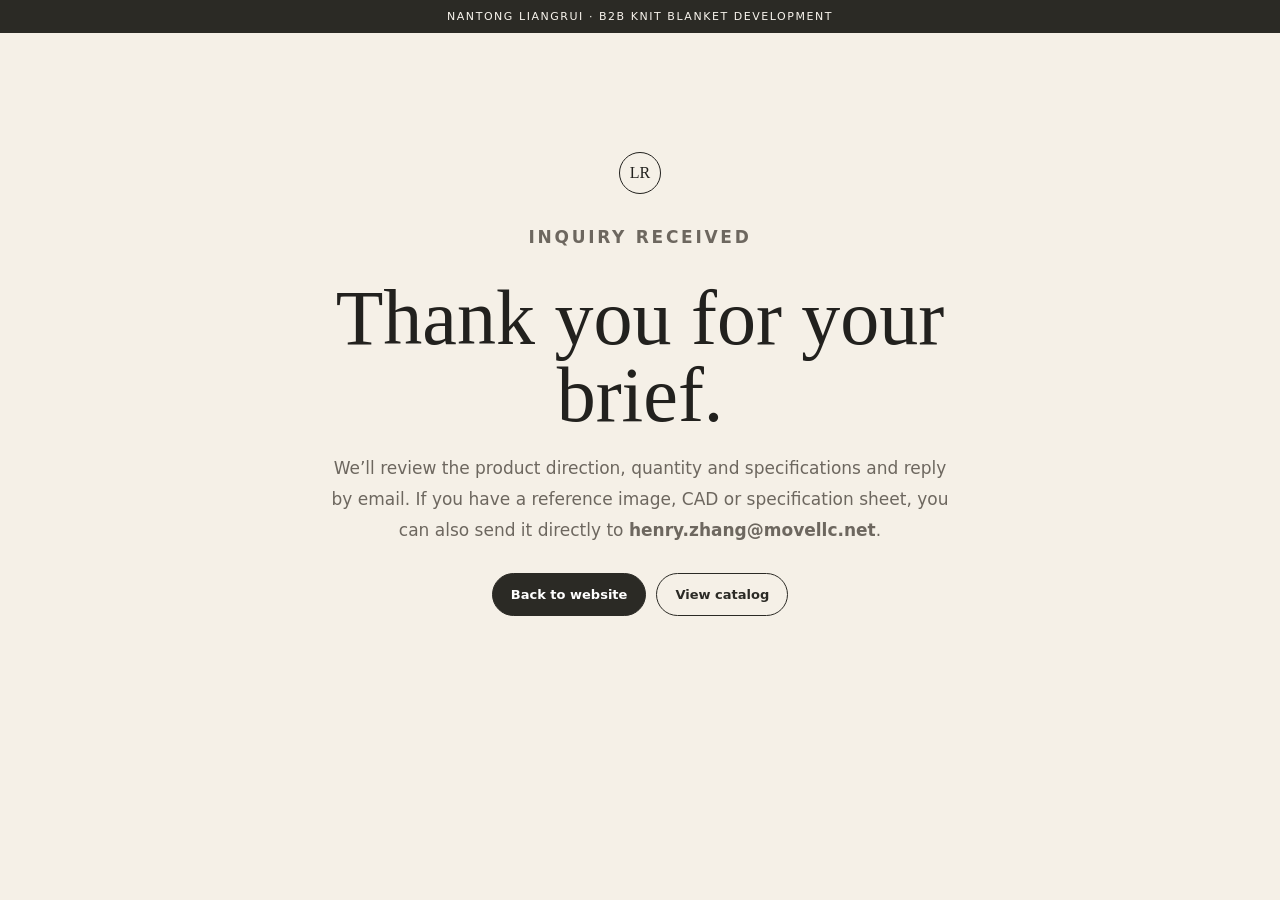
<file: thank-you.html>
<!doctype html>
<html lang="en">
<head>
  <!-- Google tag (gtag.js) -->
  <script async src="https://www.googletagmanager.com/gtag/js?id=AW-18501347334"></script>
  <script>
    window.dataLayer = window.dataLayer || [];
    function gtag(){dataLayer.push(arguments);}
    gtag('js', new Date());
    gtag('config', 'AW-18501347334');
    gtag('config', 'G-PGMXJ76PZS');
  </script>
  <!-- Event snippet for Request quote conversion page -->
  <script>
    const leadSubmittedAt = Number(sessionStorage.getItem('liangrui_lead_pending'));
    const validFormRedirect = leadSubmittedAt > 0 &&
      Date.now() - leadSubmittedAt >= 0 &&
      Date.now() - leadSubmittedAt < 30 * 60 * 1000;
    if (validFormRedirect) {
      sessionStorage.removeItem('liangrui_lead_pending');
      gtag('event', 'conversion', {
        'send_to': 'AW-18501347334/ZUQyCK2S3ZgdEIbQkPZE',
        'value': 1.0,
        'currency': 'CNY'
      });
      const leadAttribution = {};
      ['utm_source','utm_medium','utm_campaign','utm_term','utm_content'].forEach(key=>{
        leadAttribution[key]=sessionStorage.getItem('liangrui_'+key)||'';
      });
      gtag('event', 'generate_lead', {
        'send_to': 'G-PGMXJ76PZS',
        'method': 'rfq_form',
        ...leadAttribution
      });
    }
  </script>
  <meta charset="utf-8" />
  <meta name="viewport" content="width=device-width, initial-scale=1" />
  <title>Inquiry Received | Nantong Liangrui</title>
  <meta name="robots" content="noindex,follow" />
  <link rel="icon" href="assets/icons/favicon.svg" type="image/svg+xml" />
  <link rel="stylesheet" href="styles.css" />
  <style>
    .thanks{min-height:78vh;display:grid;place-items:center;padding:40px 20px}.thanks-card{max-width:720px;text-align:center}.thanks-card .brand-mark{margin:0 auto 28px}.thanks-card h1{font-size:clamp(46px,7vw,78px);line-height:.98}.thanks-card p{color:#6d675f;line-height:1.8;font-size:17px;margin:20px auto 28px;max-width:620px}.thanks-actions{display:flex;justify-content:center;gap:10px;flex-wrap:wrap}
  </style>
</head>
<body>
  <div class="topbar">Nantong Liangrui · B2B Knit Blanket Development</div>
  <main class="thanks">
    <div class="thanks-card">
      <span class="brand-mark" aria-hidden="true">LR</span>
      <p class="eyebrow">INQUIRY RECEIVED</p>
      <h1>Thank you for your brief.</h1>
      <p>We’ll review the product direction, quantity and specifications and reply by email. If you have a reference image, CAD or specification sheet, you can also send it directly to <a href="mailto:henry.zhang@movellc.net"><strong>henry.zhang@movellc.net</strong></a>.</p>
      <div class="thanks-actions">
        <a class="btn btn-primary" href="/">Back to website</a>
        <a class="btn btn-secondary" href="assets/docs/liangrui-catalog.pdf" target="_blank" rel="noopener">View catalog</a>
      </div>
    </div>
  </main>
<!-- GA4 lead event is sent once by the guarded conversion snippet above. -->
</body>
</html>
</file>
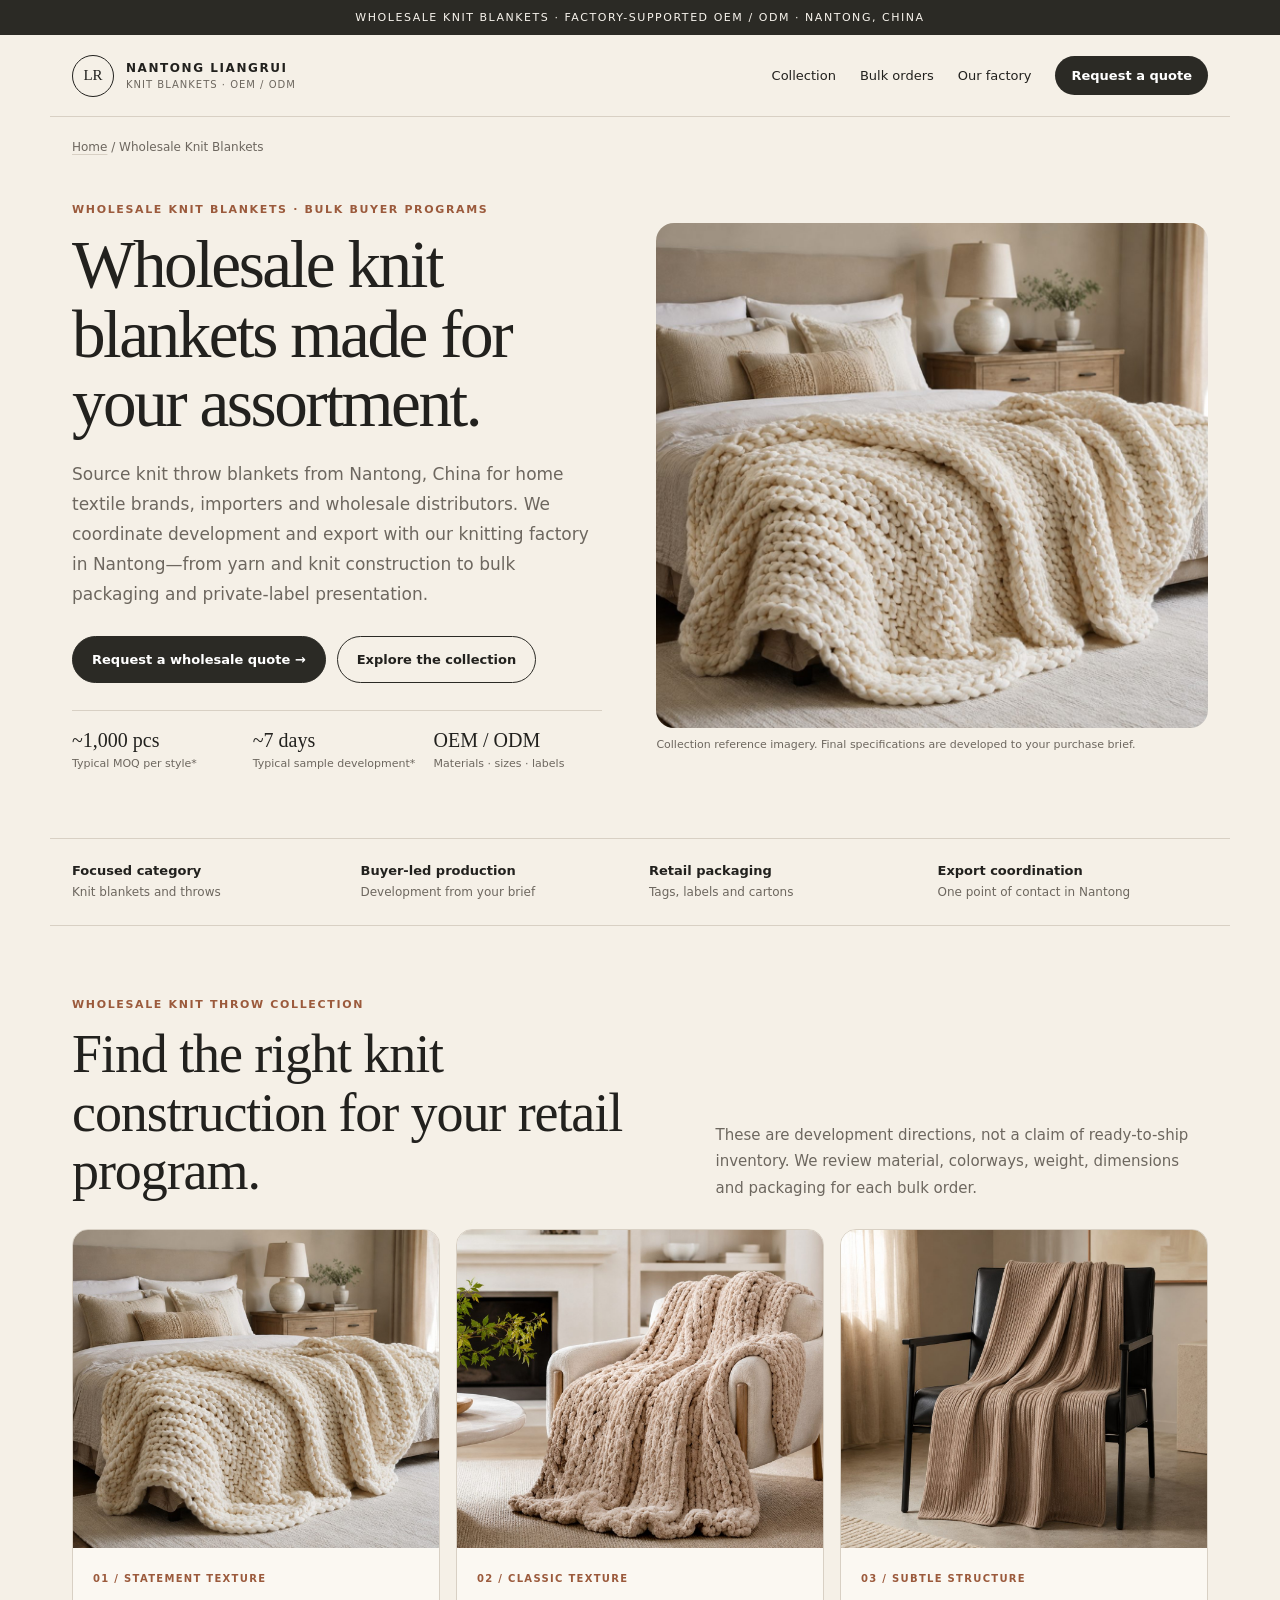
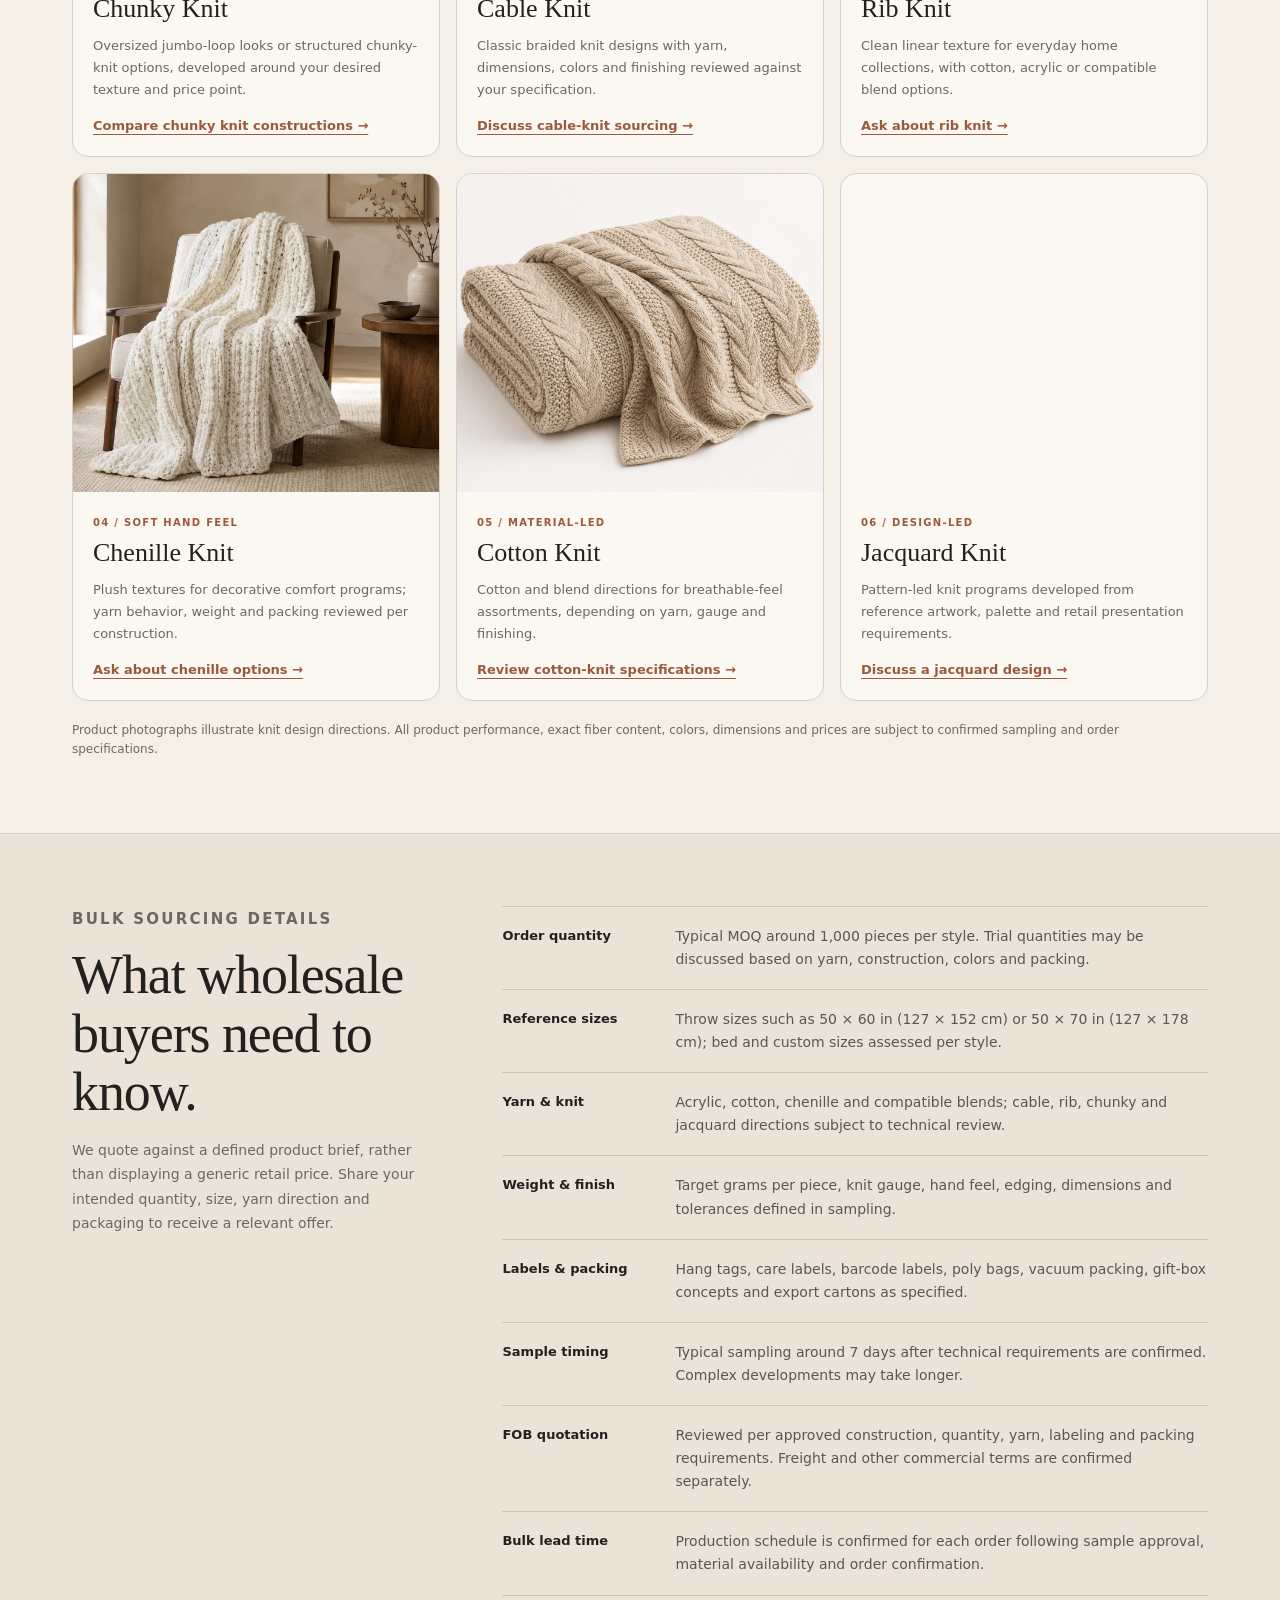
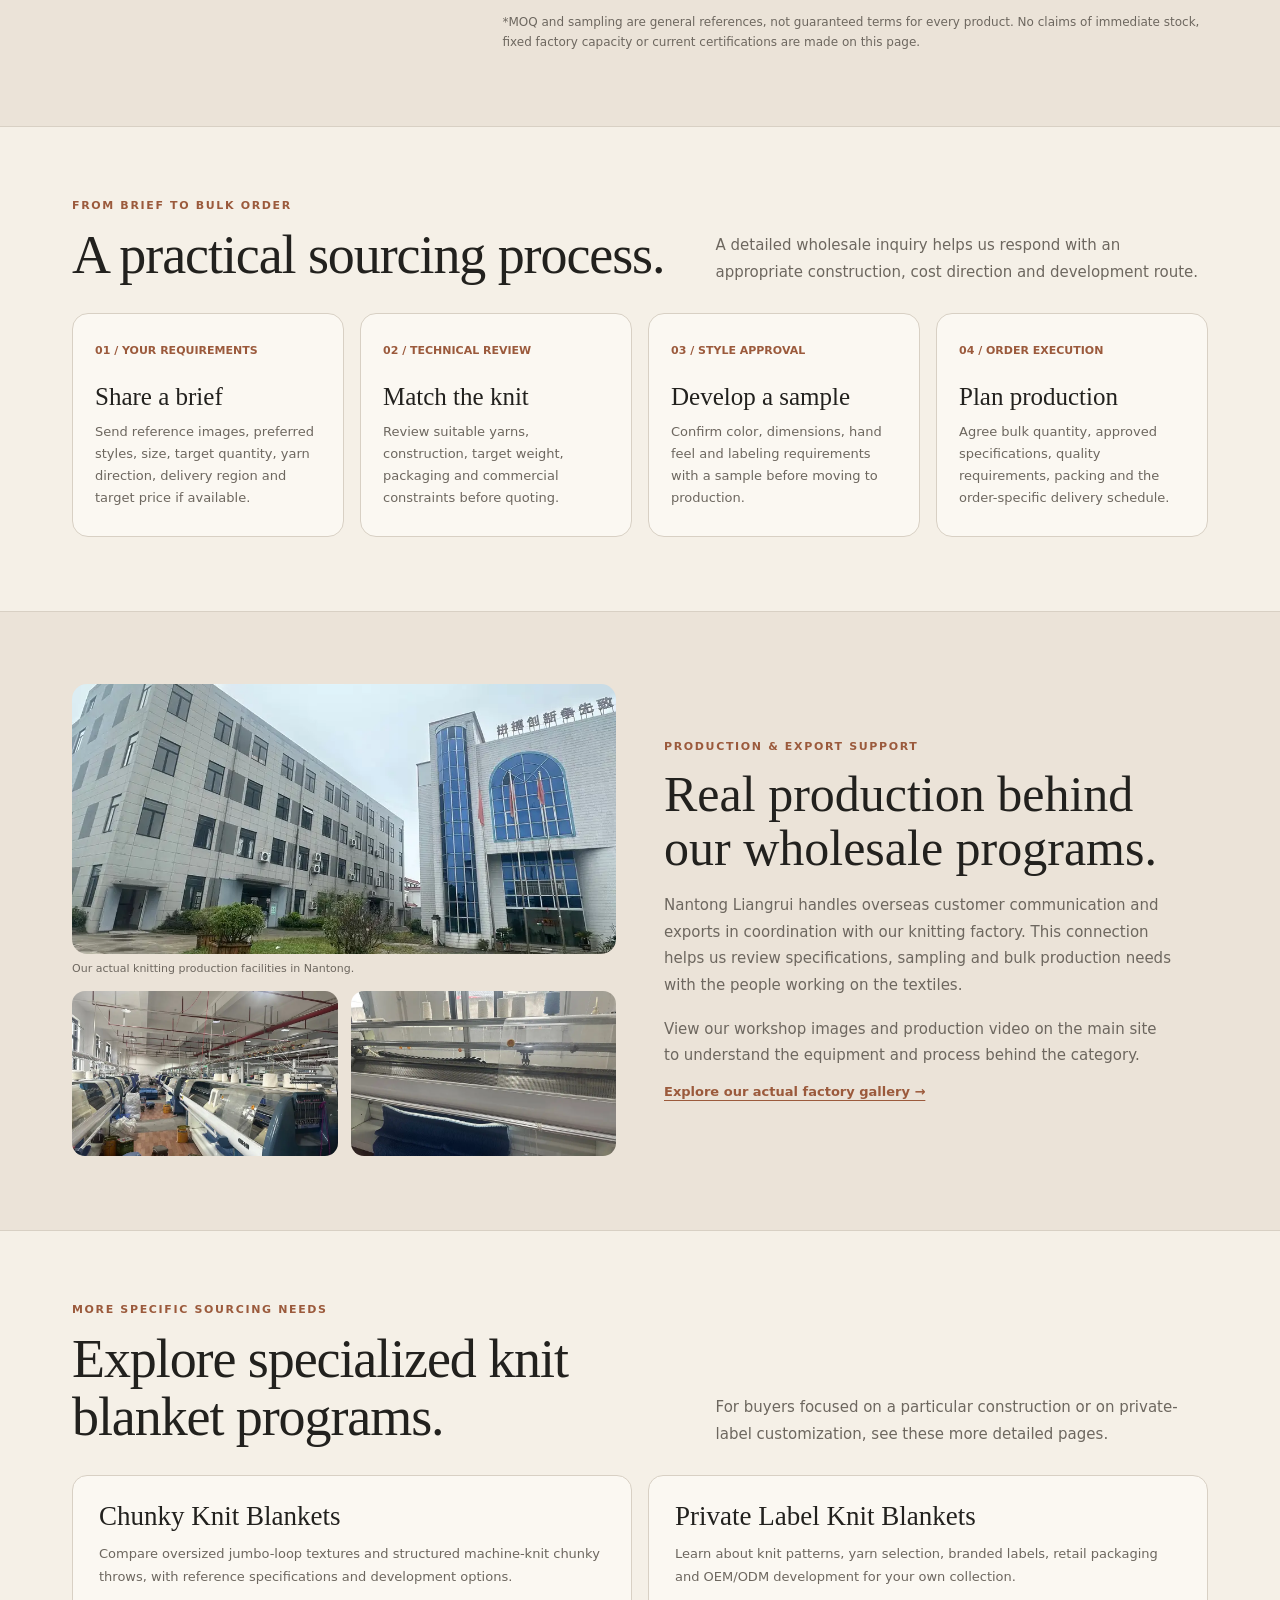
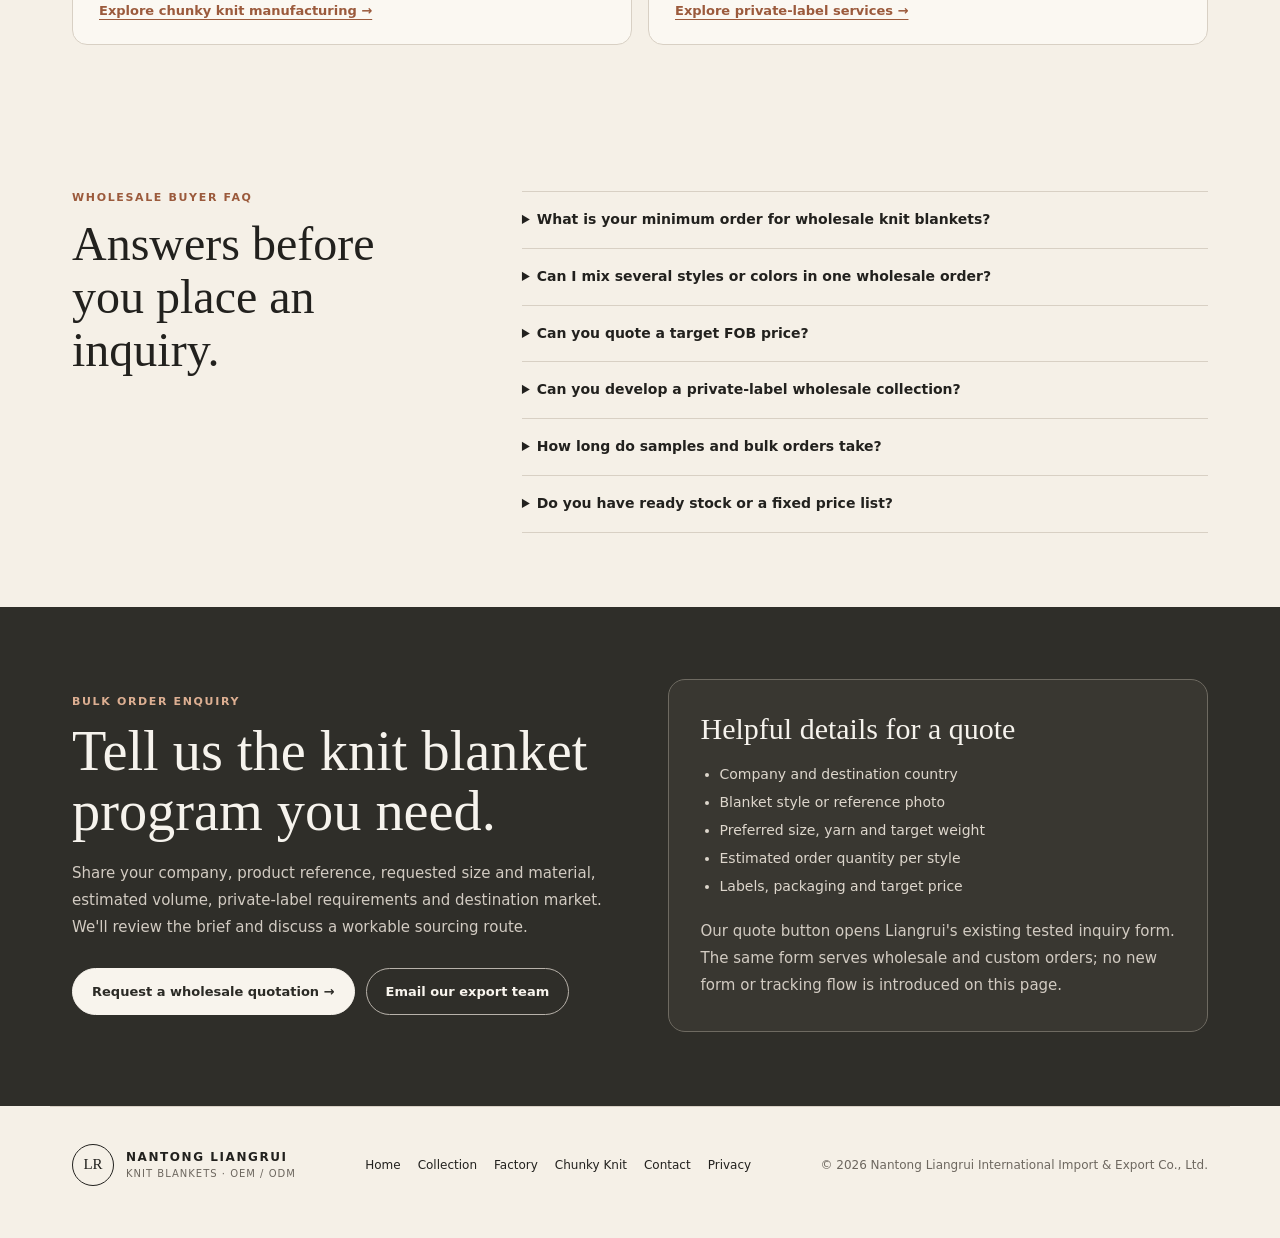
<file: wholesale-knit-blankets.html>
<!doctype html>
<html lang="en">
<head>
  <!-- GA4: use the same measurement property as the existing Liangrui pages. -->
  <script async src="https://www.googletagmanager.com/gtag/js?id=G-PGMXJ76PZS"></script>
  <script>
    window.dataLayer = window.dataLayer || [];
    function gtag(){dataLayer.push(arguments);}
    gtag('js', new Date());
    gtag('config', 'G-PGMXJ76PZS');
  </script>
  <meta charset="utf-8">
  <meta name="viewport" content="width=device-width,initial-scale=1">
  <meta name="robots" content="index,follow,max-image-preview:large">
  <meta name="theme-color" content="#f5f0e7">
  <title>Wholesale Knit Blankets from China | OEM Supplier | Liangrui</title>
  <meta name="description" content="Source wholesale knit blankets and throws from Nantong, China. Explore bulk orders, cable and chunky knit styles, OEM/ODM packaging, MOQ and quotation steps.">
  <link rel="canonical" href="https://liangruihome.com/wholesale-knit-blankets.html">
  <link rel="icon" href="/assets/icons/favicon.svg" type="image/svg+xml">
  <meta property="og:type" content="website">
  <meta property="og:title" content="Wholesale Knit Blankets from China | Nantong Liangrui">
  <meta property="og:description" content="Bulk knit blanket sourcing for home textile brands, importers and wholesale distributors. Browse constructions, packaging, MOQ and order steps.">
  <meta property="og:url" content="https://liangruihome.com/wholesale-knit-blankets.html">
  <meta property="og:image" content="https://liangruihome.com/assets/images/chunky.jpg">
  <script type="application/ld+json">
  {
    "@context":"https://schema.org",
    "@type":"BreadcrumbList",
    "itemListElement":[
      {"@type":"ListItem","position":1,"name":"Home","item":"https://liangruihome.com/"},
      {"@type":"ListItem","position":2,"name":"Wholesale Knit Blankets","item":"https://liangruihome.com/wholesale-knit-blankets.html"}
    ]
  }
  </script>
  <style>
    :root {
      --paper:#f5f0e7; --card:#fbf8f2; --ink:#22211e; --muted:#6d675f;
      --line:#d8d0c4; --deep:#2b2a25; --accent:#9b5a3c; --max:1180px;
      --serif:Georgia,"Times New Roman",serif;
      --sans:system-ui,-apple-system,"Segoe UI",Arial,sans-serif;
    }
    * { box-sizing:border-box; }
    html { scroll-behavior:smooth; }
    body { margin:0; background:var(--paper); color:var(--ink); font-family:var(--sans); }
    img { width:100%; display:block; }
    h1,h2,h3,p,figure { margin:0; }
    h1,h2,h3 { font-family:var(--serif); font-weight:500; }
    a { color:inherit; text-decoration:none; }
    a:focus-visible, summary:focus-visible { outline:3px solid var(--accent); outline-offset:3px; }
    .skip-link { position:absolute; left:-1000px; top:10px; z-index:20; background:#fff; padding:10px; }
    .skip-link:focus { left:12px; }
    .container { max-width:var(--max); margin:auto; padding-left:22px; padding-right:22px; }
    .topbar { background:var(--deep); color:#f8f4ed; font-size:11px; letter-spacing:.14em; text-align:center; padding:11px 15px; text-transform:uppercase; }
    .site-header { max-width:var(--max); min-height:82px; margin:auto; padding:14px 22px; display:flex; align-items:center; justify-content:space-between; gap:20px; border-bottom:1px solid var(--line); }
    .brand { display:flex; align-items:center; gap:12px; flex-shrink:0; }
    .brand-mark { border:1px solid currentColor; border-radius:50%; width:42px; height:42px; display:grid; place-items:center; font-family:var(--serif); font-size:15px; }
    .brand-copy { display:grid; gap:4px; }
    .brand-copy strong { font-size:12px; letter-spacing:.13em; }
    .brand-copy small { color:var(--muted); font-size:10px; letter-spacing:.1em; }
    .nav { display:flex; align-items:center; gap:24px; font-size:13px; }
    .nav a:not(.nav-cta):hover, .text-link:hover { color:var(--accent); }
    .nav-cta,.btn { display:inline-flex; justify-content:center; align-items:center; font-weight:700; }
    .nav-cta { background:var(--deep); color:#fff; border-radius:999px; padding:12px 16px; }
    .breadcrumb { padding-top:23px; font-size:12px; color:var(--muted); }
    .breadcrumb a { text-decoration:underline; text-decoration-color:var(--line); text-underline-offset:3px; }
    .eyebrow { font-size:11px; text-transform:uppercase; letter-spacing:.15em; font-weight:800; color:var(--accent); margin-bottom:14px; }
    .hero { display:grid; grid-template-columns:1fr 1.04fr; gap:54px; padding-top:49px; padding-bottom:65px; align-items:center; }
    .hero h1 { max-width:620px; font-size:clamp(43px,5.25vw,70px); line-height:1.035; letter-spacing:-.037em; }
    .lede { color:var(--muted); line-height:1.77; margin-top:20px; font-size:17px; }
    .hero-actions { display:flex; flex-wrap:wrap; gap:11px; margin-top:27px; }
    .btn { border:1px solid var(--deep); border-radius:999px; padding:14px 19px; font-size:13px; min-height:47px; }
    .btn-primary { color:#fff; background:var(--deep); }
    .btn-primary:hover,.nav-cta:hover { background:var(--accent); border-color:var(--accent); }
    .btn-outline:hover { background:#e8dfd3; }
    .hero-meta { margin-top:27px; border-top:1px solid var(--line); padding-top:18px; display:grid; grid-template-columns:repeat(3,minmax(0,1fr)); gap:12px; }
    .hero-meta strong { display:block; font-family:var(--serif); font-size:20px; font-weight:500; }
    .hero-meta span { display:block; color:var(--muted); line-height:1.5; font-size:11px; margin-top:4px; }
    .hero-visual { position:relative; min-width:0; }
    .hero-visual img { height:505px; border-radius:18px; object-fit:cover; }
    .hero-visual figcaption { color:var(--muted); font-size:11px; line-height:1.5; margin-top:9px; }
    .trust-bar { border-top:1px solid var(--line); border-bottom:1px solid var(--line); display:grid; grid-template-columns:repeat(4,minmax(0,1fr)); gap:18px; padding-top:24px; padding-bottom:24px; }
    .trust-bar div { padding-right:13px; }
    .trust-bar strong { display:block; font-size:13px; }
    .trust-bar span { display:block; font-size:12px; color:var(--muted); line-height:1.55; margin-top:5px; }
    .section { padding-top:72px; padding-bottom:74px; }
    .section-head { display:grid; grid-template-columns:1fr .8fr; gap:28px; align-items:end; margin-bottom:28px; }
    .section-head h2,.split-title h2 { font-size:clamp(35px,4.35vw,54px); line-height:1.085; letter-spacing:-.02em; max-width:680px; }
    .section-head > p, .split-title p, .section-intro { color:var(--muted); line-height:1.75; font-size:15px; }
    .products { display:grid; grid-template-columns:repeat(3,minmax(0,1fr)); gap:16px; }
    .product { background:var(--card); border:1px solid var(--line); border-radius:16px; overflow:hidden; }
    .product img { aspect-ratio:1.15/1; height:auto; object-fit:cover; }
    .product-copy { padding:19px 20px 22px; }
    .product-copy small { color:var(--accent); font-size:10px; font-weight:700; letter-spacing:.13em; }
    .product h3 { font-size:26px; margin-top:9px; line-height:1.1; }
    .product p { color:var(--muted); font-size:13px; line-height:1.7; margin-top:11px; min-height:68px; }
    .text-link { color:var(--accent); font-size:13px; font-weight:750; text-decoration:underline; text-underline-offset:4px; display:inline-block; margin-top:15px; }
    .products-note { color:var(--muted); font-size:12px; line-height:1.6; margin-top:20px; }
    .band { background:#ebe3d8; border-top:1px solid var(--line); border-bottom:1px solid var(--line); }
    .spec-layout { display:grid; grid-template-columns:.68fr 1.32fr; gap:67px; align-items:start; }
    .spec-layout .lede { font-size:14px; margin-top:16px; }
    .spec-list { border-top:1px solid #cfc5b7; }
    .spec-row { display:grid; grid-template-columns:155px 1fr; gap:18px; padding:18px 0; border-bottom:1px solid #cfc5b7; line-height:1.65; font-size:14px; }
    .spec-row strong { font-size:13px; }
    .spec-row span { color:#5c564e; }
    .spec-note { margin-top:16px; color:var(--muted); font-size:12px; line-height:1.7; }
    .step-grid { display:grid; grid-template-columns:repeat(4,minmax(0,1fr)); gap:16px; }
    .step { padding:25px 22px 27px; background:var(--card); border:1px solid var(--line); border-radius:16px; }
    .step .num { font-size:11px; font-weight:800; color:var(--accent); }
    .step h3 { font-size:25px; margin-top:25px; }
    .step p { font-size:13px; line-height:1.7; color:var(--muted); margin-top:10px; }
    .proof-grid { display:grid; grid-template-columns:1fr 1fr; gap:48px; align-items:center; }
    .proof-media { display:grid; grid-template-columns:minmax(0,1fr); gap:13px; min-width:0; }
    .proof-main img { width:100%; height:270px; aspect-ratio:auto; object-fit:cover; object-position:center 45%; border-radius:15px; }
    .proof-subgrid { display:grid; grid-template-columns:repeat(2,minmax(0,1fr)); gap:13px; }
    .proof-subgrid img { width:100%; height:165px; aspect-ratio:auto; object-fit:cover; object-position:center; border-radius:13px; }
    .proof-main figcaption { font-size:11px; color:var(--muted); margin-top:7px; line-height:1.5; }
    .proof-copy h2 { font-size:clamp(36px,4vw,50px); line-height:1.08; }
    .proof-copy p:not(.eyebrow) { color:var(--muted); font-size:15px; line-height:1.78; margin-top:17px; max-width:510px; }
    .related { display:grid; grid-template-columns:1fr 1fr; gap:16px; }
    .related article { border:1px solid var(--line); border-radius:15px; background:var(--card); padding:25px 26px; }
    .related h3 { font-size:27px; }
    .related p { color:var(--muted); margin-top:11px; font-size:13px; line-height:1.75; }
    .faq-layout { display:grid; grid-template-columns:.72fr 1.28fr; gap:64px; }
    .faq-layout h2 { font-size:clamp(35px,4vw,48px); line-height:1.1; }
    .faq-list details { border-top:1px solid var(--line); padding:17px 0; }
    .faq-list details:last-child { border-bottom:1px solid var(--line); }
    .faq-list summary { font-size:14px; line-height:1.55; font-weight:700; cursor:pointer; }
    .faq-list p { margin-top:10px; line-height:1.75; color:var(--muted); font-size:14px; }
    .contact { background:#2f2e29; color:#f6f3ed; }
    .contact-grid { display:grid; grid-template-columns:1fr 1fr; gap:55px; align-items:center; }
    .contact h2 { font-size:clamp(38px,4.4vw,58px); line-height:1.065; }
    .contact p:not(.eyebrow) { color:#d2cbc2; line-height:1.8; font-size:15px; margin-top:18px; }
    .contact .eyebrow { color:#ddaf92; }
    .contact .btn-primary { background:#f8f4ed; color:#2b2a25; border-color:#f8f4ed; }
    .contact .btn-primary:hover { background:#e8d9c7; border-color:#e8d9c7; }
    .contact .btn-outline { color:#f8f4ed; border-color:#b8b2aa; }
    .contact .btn-outline:hover { background:#43413a; }
    .contact-card { border:1px solid #6e6a61; border-radius:17px; padding:32px; background:#393731; }
    .contact-card h3 { font-size:30px; }
    .contact-card ul { padding-left:19px; color:#ddd6cc; font-size:14px; line-height:2; }
    .contact-card .fine { font-size:12px; line-height:1.65; }
    footer { border-top:1px solid var(--line); max-width:var(--max); padding:37px 22px 52px; margin:auto; display:flex; align-items:center; justify-content:space-between; gap:22px; flex-wrap:wrap; }
    .footer-copy { font-size:12px; color:var(--muted); }
    .footer-links { display:flex; flex-wrap:wrap; gap:17px; font-size:12px; }
    .footer-links a:hover { color:var(--accent); }
    @media (max-width:950px) {
      .hero { gap:28px; }
      .nav { gap:13px; }
      .spec-layout { gap:35px; }
      .products { grid-template-columns:repeat(2,minmax(0,1fr)); }
      .step-grid { grid-template-columns:repeat(2,minmax(0,1fr)); }
      .proof-grid { gap:30px; }
      .proof-main img { height:245px; }
      .proof-subgrid img { height:155px; }
    }
    @media (max-width:700px) {
      .site-header { min-height:72px; }
      .brand-copy strong { font-size:11px; }
      .brand-copy small { font-size:9px; }
      .nav a:not(.nav-cta) { display:none; }
      .nav .nav-cta { font-size:11px; padding:10px 12px; }
      .hero { grid-template-columns:1fr; gap:23px; padding-top:30px; padding-bottom:43px; }
      .hero h1 { font-size:clamp(40px,10vw,51px); }
      .lede { font-size:15px; }
      .hero-visual img { height:320px; }
      .hero-meta { gap:8px; }
      .hero-meta strong { font-size:18px; }
      .trust-bar { grid-template-columns:repeat(2,minmax(0,1fr)); gap:19px; }
      .section { padding-top:48px; padding-bottom:52px; }
      .section-head,.spec-layout,.proof-grid,.faq-layout,.contact-grid { grid-template-columns:1fr; gap:23px; }
      .section-head { margin-bottom:22px; }
      .products { gap:12px; }
      .product-copy { padding:15px; }
      .product h3 { font-size:22px; }
      .product p { min-height:0; }
      .spec-row { grid-template-columns:115px 1fr; gap:12px; }
      .step-grid { gap:10px; }
      .step { padding:20px 16px; }
      .step h3 { font-size:23px; margin-top:17px; }
      .related { grid-template-columns:1fr; }
      .proof-main img { height:245px; }
      .proof-subgrid { gap:10px; }
      .proof-subgrid img { height:150px; border-radius:12px; }
      .proof-main img { border-radius:12px; }
      .contact-card { padding:23px; }
    }
    @media (max-width:400px) {
      .brand-copy small { display:none; }
      .products { grid-template-columns:1fr; }
      .hero-meta { grid-template-columns:1fr 1fr; }
    }
    @media (prefers-reduced-motion:reduce) { html { scroll-behavior:auto; } }
  </style>
</head>
<body>
  <a class="skip-link" href="#main">Skip to content</a>
  <div class="topbar">Wholesale Knit Blankets · Factory-Supported OEM / ODM · Nantong, China</div>
  <header class="site-header">
    <a class="brand" href="/" aria-label="Nantong Liangrui main website">
      <span class="brand-mark" aria-hidden="true">LR</span>
      <span class="brand-copy"><strong>NANTONG LIANGRUI</strong><small>KNIT BLANKETS · OEM / ODM</small></span>
    </a>
    <nav class="nav" aria-label="Page navigation">
      <a href="#collection">Collection</a>
      <a href="#bulk-order">Bulk orders</a>
      <a href="#factory">Our factory</a>
      <a class="nav-cta" href="/private-label-knit-blankets.html#inquiry">Request a quote</a>
    </nav>
  </header>
  <main id="main">
    <div class="container breadcrumb"><a href="/">Home</a> / Wholesale Knit Blankets</div>
    <section class="container hero" aria-labelledby="wholesale-heading">
      <div>
        <p class="eyebrow">WHOLESALE KNIT BLANKETS · BULK BUYER PROGRAMS</p>
        <h1 id="wholesale-heading">Wholesale knit blankets made for your assortment.</h1>
        <p class="lede">Source knit throw blankets from Nantong, China for home textile brands, importers and wholesale distributors. We coordinate development and export with our knitting factory in Nantong—from yarn and knit construction to bulk packaging and private-label presentation.</p>
        <div class="hero-actions">
          <a class="btn btn-primary" href="/private-label-knit-blankets.html#inquiry">Request a wholesale quote →</a>
          <a class="btn btn-outline" href="#collection">Explore the collection</a>
        </div>
        <div class="hero-meta" aria-label="Typical wholesale order information">
          <div><strong>~1,000 pcs</strong><span>Typical MOQ per style*</span></div>
          <div><strong>~7 days</strong><span>Typical sample development*</span></div>
          <div><strong>OEM / ODM</strong><span>Materials · sizes · labels</span></div>
        </div>
      </div>
      <figure class="hero-visual">
        <img src="/assets/images/chunky.jpg" width="854" height="533" alt="Oversized ivory chunky knit throw blanket as a style reference for wholesale buyers" fetchpriority="high" decoding="async">
        <figcaption>Collection reference imagery. Final specifications are developed to your purchase brief.</figcaption>
      </figure>
    </section>
    <div class="container trust-bar" aria-label="Our wholesale sourcing approach">
      <div><strong>Focused category</strong><span>Knit blankets and throws</span></div>
      <div><strong>Buyer-led production</strong><span>Development from your brief</span></div>
      <div><strong>Retail packaging</strong><span>Tags, labels and cartons</span></div>
      <div><strong>Export coordination</strong><span>One point of contact in Nantong</span></div>
    </div>

    <section class="container section" id="collection" aria-labelledby="collection-title">
      <div class="section-head">
        <div><p class="eyebrow">WHOLESALE KNIT THROW COLLECTION</p><h2 id="collection-title">Find the right knit construction for your retail program.</h2></div>
        <p>These are development directions, not a claim of ready-to-ship inventory. We review material, colorways, weight, dimensions and packaging for each bulk order.</p>
      </div>
      <div class="products">
        <article class="product">
          <img src="/assets/images/chunky.jpg" loading="lazy" decoding="async" width="854" height="533" alt="Oversized chunky knit blanket with large visible loops">
          <div class="product-copy"><small>01 / STATEMENT TEXTURE</small><h3>Chunky Knit</h3><p>Oversized jumbo-loop looks or structured chunky-knit options, developed around your desired texture and price point.</p><a class="text-link" href="/chunky-knit-blankets.html">Compare chunky knit constructions →</a></div>
        </article>
        <article class="product">
          <img src="/assets/images/cable.jpg" loading="lazy" decoding="async" width="416" height="361" alt="Neutral cable knit blanket with raised braid pattern">
          <div class="product-copy"><small>02 / CLASSIC TEXTURE</small><h3>Cable Knit</h3><p>Classic braided knit designs with yarn, dimensions, colors and finishing reviewed against your specification.</p><a class="text-link" href="/private-label-knit-blankets.html#inquiry">Discuss cable-knit sourcing →</a></div>
        </article>
        <article class="product">
          <img src="/assets/images/rib.jpg" loading="lazy" decoding="async" width="900" height="900" alt="Ribbed knit throw blanket as a wholesale product reference">
          <div class="product-copy"><small>03 / SUBTLE STRUCTURE</small><h3>Rib Knit</h3><p>Clean linear texture for everyday home collections, with cotton, acrylic or compatible blend options.</p><a class="text-link" href="/private-label-knit-blankets.html#inquiry">Ask about rib knit →</a></div>
        </article>
        <article class="product">
          <img src="/assets/images/chenille.jpg" loading="lazy" decoding="async" width="900" height="900" alt="Soft chenille knit throw blanket in a neutral shade">
          <div class="product-copy"><small>04 / SOFT HAND FEEL</small><h3>Chenille Knit</h3><p>Plush textures for decorative comfort programs; yarn behavior, weight and packing reviewed per construction.</p><a class="text-link" href="/private-label-knit-blankets.html#inquiry">Ask about chenille options →</a></div>
        </article>
        <article class="product">
          <img src="/assets/images/cotton.jpg" loading="lazy" decoding="async" width="900" height="900" alt="Cotton knit throw blanket with neutral styling">
          <div class="product-copy"><small>05 / MATERIAL-LED</small><h3>Cotton Knit</h3><p>Cotton and blend directions for breathable-feel assortments, depending on yarn, gauge and finishing.</p><a class="text-link" href="/private-label-knit-blankets.html#inquiry">Review cotton-knit specifications →</a></div>
        </article>
        <article class="product">
          <img src="/assets/images/jacquard.jpg" loading="lazy" decoding="async" width="900" height="900" alt="Jacquard knit blanket with decorative knitted pattern">
          <div class="product-copy"><small>06 / DESIGN-LED</small><h3>Jacquard Knit</h3><p>Pattern-led knit programs developed from reference artwork, palette and retail presentation requirements.</p><a class="text-link" href="/private-label-knit-blankets.html#inquiry">Discuss a jacquard design →</a></div>
        </article>
      </div>
      <p class="products-note">Product photographs illustrate knit design directions. All product performance, exact fiber content, colors, dimensions and prices are subject to confirmed sampling and order specifications.</p>
    </section>

    <section class="band" id="bulk-order" aria-labelledby="bulk-title">
      <div class="container section spec-layout">
        <div class="split-title">
          <p class="eyebrow">BULK SOURCING DETAILS</p>
          <h2 id="bulk-title">What wholesale buyers need to know.</h2>
          <p class="lede">We quote against a defined product brief, rather than displaying a generic retail price. Share your intended quantity, size, yarn direction and packaging to receive a relevant offer.</p>
        </div>
        <div>
          <div class="spec-list">
            <div class="spec-row"><strong>Order quantity</strong><span>Typical MOQ around 1,000 pieces per style. Trial quantities may be discussed based on yarn, construction, colors and packing.</span></div>
            <div class="spec-row"><strong>Reference sizes</strong><span>Throw sizes such as 50 × 60 in (127 × 152 cm) or 50 × 70 in (127 × 178 cm); bed and custom sizes assessed per style.</span></div>
            <div class="spec-row"><strong>Yarn &amp; knit</strong><span>Acrylic, cotton, chenille and compatible blends; cable, rib, chunky and jacquard directions subject to technical review.</span></div>
            <div class="spec-row"><strong>Weight &amp; finish</strong><span>Target grams per piece, knit gauge, hand feel, edging, dimensions and tolerances defined in sampling.</span></div>
            <div class="spec-row"><strong>Labels &amp; packing</strong><span>Hang tags, care labels, barcode labels, poly bags, vacuum packing, gift-box concepts and export cartons as specified.</span></div>
            <div class="spec-row"><strong>Sample timing</strong><span>Typical sampling around 7 days after technical requirements are confirmed. Complex developments may take longer.</span></div>
            <div class="spec-row"><strong>FOB quotation</strong><span>Reviewed per approved construction, quantity, yarn, labeling and packing requirements. Freight and other commercial terms are confirmed separately.</span></div>
            <div class="spec-row"><strong>Bulk lead time</strong><span>Production schedule is confirmed for each order following sample approval, material availability and order confirmation.</span></div>
          </div>
          <p class="spec-note">*MOQ and sampling are general references, not guaranteed terms for every product. No claims of immediate stock, fixed factory capacity or current certifications are made on this page.</p>
        </div>
      </div>
    </section>

    <section class="container section" aria-labelledby="process-title">
      <div class="section-head">
        <div><p class="eyebrow">FROM BRIEF TO BULK ORDER</p><h2 id="process-title">A practical sourcing process.</h2></div>
        <p>A detailed wholesale inquiry helps us respond with an appropriate construction, cost direction and development route.</p>
      </div>
      <div class="step-grid">
        <article class="step"><span class="num">01 / YOUR REQUIREMENTS</span><h3>Share a brief</h3><p>Send reference images, preferred styles, size, target quantity, yarn direction, delivery region and target price if available.</p></article>
        <article class="step"><span class="num">02 / TECHNICAL REVIEW</span><h3>Match the knit</h3><p>Review suitable yarns, construction, target weight, packaging and commercial constraints before quoting.</p></article>
        <article class="step"><span class="num">03 / STYLE APPROVAL</span><h3>Develop a sample</h3><p>Confirm color, dimensions, hand feel and labeling requirements with a sample before moving to production.</p></article>
        <article class="step"><span class="num">04 / ORDER EXECUTION</span><h3>Plan production</h3><p>Agree bulk quantity, approved specifications, quality requirements, packing and the order-specific delivery schedule.</p></article>
      </div>
    </section>

    <section class="band" id="factory" aria-labelledby="factory-title">
      <div class="container section proof-grid">
        <div class="proof-media">
          <figure class="proof-main">
            <img src="/assets/factory/factory-exterior.webp" loading="lazy" decoding="async" width="960" height="720" alt="Actual knitting factory building in Nantong, China">
            <figcaption>Our actual knitting production facilities in Nantong.</figcaption>
          </figure>
          <div class="proof-subgrid">
            <figure>
              <img src="/assets/factory/factory-floor.webp" loading="lazy" decoding="async" width="960" height="720" alt="Knitting machinery across the production floor">
            </figure>
            <figure>
              <img src="/assets/factory/factory-machine.webp" loading="lazy" decoding="async" width="960" height="720" alt="Knitting machine producing textile material">
            </figure>
          </div>
        </div>
        <div class="proof-copy">
          <p class="eyebrow">PRODUCTION &amp; EXPORT SUPPORT</p>
          <h2 id="factory-title">Real production behind our wholesale programs.</h2>
          <p>Nantong Liangrui handles overseas customer communication and exports in coordination with our knitting factory. This connection helps us review specifications, sampling and bulk production needs with the people working on the textiles.</p>
          <p>View our workshop images and production video on the main site to understand the equipment and process behind the category.</p>
          <a class="text-link" href="/#our-factory">Explore our actual factory gallery →</a>
        </div>
      </div>
    </section>

    <section class="container section" aria-labelledby="related-title">
      <div class="section-head">
        <div><p class="eyebrow">MORE SPECIFIC SOURCING NEEDS</p><h2 id="related-title">Explore specialized knit blanket programs.</h2></div>
        <p>For buyers focused on a particular construction or on private-label customization, see these more detailed pages.</p>
      </div>
      <div class="related">
        <article>
          <h3>Chunky Knit Blankets</h3>
          <p>Compare oversized jumbo-loop textures and structured machine-knit chunky throws, with reference specifications and development options.</p>
          <a class="text-link" href="/chunky-knit-blankets.html">Explore chunky knit manufacturing →</a>
        </article>
        <article>
          <h3>Private Label Knit Blankets</h3>
          <p>Learn about knit patterns, yarn selection, branded labels, retail packaging and OEM/ODM development for your own collection.</p>
          <a class="text-link" href="/private-label-knit-blankets.html">Explore private-label services →</a>
        </article>
      </div>
    </section>

    <section class="container section faq-layout" id="faq" aria-labelledby="faq-title">
      <div><p class="eyebrow">WHOLESALE BUYER FAQ</p><h2 id="faq-title">Answers before you place an inquiry.</h2></div>
      <div class="faq-list">
        <details><summary>What is your minimum order for wholesale knit blankets?</summary><p>Our typical reference is approximately 1,000 pieces per style. MOQ is confirmed individually and depends on yarn, knit construction, color assortment and packaging. Smaller qualified trial orders can be discussed.</p></details>
        <details><summary>Can I mix several styles or colors in one wholesale order?</summary><p>Share the proposed style and color breakdown with your total quantity. Feasibility and minimums are reviewed by construction and material rather than assumed across all styles.</p></details>
        <details><summary>Can you quote a target FOB price?</summary><p>Yes. Please include a reference image, target size and weight, material preference, estimated order quantity and packing requirements. We can then review an appropriate cost direction; pricing is not fixed without a confirmed specification.</p></details>
        <details><summary>Can you develop a private-label wholesale collection?</summary><p>We can discuss buyer-specified knit patterns, colors, labels, care tags, retail packaging and cartons. For additional details, see our <a class="text-link" href="/private-label-knit-blankets.html#capabilities">private-label knit blanket development</a> page.</p></details>
        <details><summary>How long do samples and bulk orders take?</summary><p>Sample development is often around 7 days after requirements are confirmed. Bulk production timing depends on approved construction, quantity, material availability and the order schedule; we confirm it case by case.</p></details>
        <details><summary>Do you have ready stock or a fixed price list?</summary><p>This is primarily a development-led wholesale and OEM/ODM offering, not a promise of ready-to-ship inventory. We quote against your intended product specifications and order requirements.</p></details>
      </div>
    </section>

    <section class="contact" aria-labelledby="contact-title">
      <div class="container section contact-grid">
        <div>
          <p class="eyebrow">BULK ORDER ENQUIRY</p>
          <h2 id="contact-title">Tell us the knit blanket program you need.</h2>
          <p>Share your company, product reference, requested size and material, estimated volume, private-label requirements and destination market. We'll review the brief and discuss a workable sourcing route.</p>
          <div class="hero-actions">
            <a class="btn btn-primary" href="/private-label-knit-blankets.html#inquiry">Request a wholesale quotation →</a>
            <a class="btn btn-outline" href="mailto:henry.zhang@movellc.net?subject=Wholesale%20Knit%20Blankets%20Inquiry">Email our export team</a>
          </div>
        </div>
        <div class="contact-card">
          <h3>Helpful details for a quote</h3>
          <ul>
            <li>Company and destination country</li>
            <li>Blanket style or reference photo</li>
            <li>Preferred size, yarn and target weight</li>
            <li>Estimated order quantity per style</li>
            <li>Labels, packaging and target price</li>
          </ul>
          <p class="fine">Our quote button opens Liangrui's existing tested inquiry form. The same form serves wholesale and custom orders; no new form or tracking flow is introduced on this page.</p>
        </div>
      </div>
    </section>
  </main>
  <footer>
    <div class="brand"><span class="brand-mark" aria-hidden="true">LR</span><span class="brand-copy"><strong>NANTONG LIANGRUI</strong><small>KNIT BLANKETS · OEM / ODM</small></span></div>
    <div class="footer-links"><a href="/">Home</a><a href="/#collection">Collection</a><a href="/#our-factory">Factory</a><a href="/chunky-knit-blankets.html">Chunky Knit</a><a href="/private-label-knit-blankets.html#inquiry">Contact</a><a href="/privacy.html">Privacy</a></div>
    <p class="footer-copy">© 2026 Nantong Liangrui International Import &amp; Export Co., Ltd.</p>
  </footer>
</body>
</html>
</file>
<file: styles.css>
:root{--paper:#f5f0e7;--card:#fbf8f2;--ink:#22211e;--muted:#6d675f;--line:#d8d0c4;--deep:#2b2a25;--accent:#9b5a3c;--max:1180px;--serif:Georgia,"Times New Roman",serif;--sans:system-ui,-apple-system,"Segoe UI",sans-serif}
*{box-sizing:border-box}html{scroll-behavior:smooth}body{margin:0;background:var(--paper);color:var(--ink);font-family:var(--sans)}a{color:inherit;text-decoration:none}img{width:100%;display:block}h1,h2,h3,p{margin:0}h1,h2,h3{font-family:var(--serif);font-weight:500}.skip-link{position:absolute;left:-9999px}.skip-link:focus{left:16px;top:16px;z-index:99;background:white;padding:10px}
.topbar{background:var(--deep);color:#f8f4ed;text-align:center;padding:10px 16px;font-size:11px;letter-spacing:.14em;text-transform:uppercase}
.site-header{height:84px;max-width:var(--max);margin:auto;padding:0 20px;display:flex;align-items:center;justify-content:space-between;border-bottom:1px solid var(--line);position:relative}
.brand{display:flex;align-items:center;gap:12px}.brand-mark{width:42px;height:42px;border:1px solid currentColor;border-radius:50%;display:grid;place-items:center;font-family:var(--serif)}.brand-copy{display:grid}.brand-copy strong{font-size:12px;letter-spacing:.13em}.brand-copy small{font-size:10px;color:var(--muted);letter-spacing:.12em}
.main-nav{display:flex;align-items:center;gap:24px;font-size:13px}.nav-cta{background:var(--deep);color:white;padding:10px 15px;border-radius:999px}.nav-toggle{display:none;border:0;background:none;font:inherit}
.hero,.section{max-width:var(--max);margin:auto;padding:88px 20px}.hero{display:grid;grid-template-columns:1fr 1.1fr;gap:72px;align-items:center}.eyebrow{font-size:11px;letter-spacing:.16em;color:var(--accent);font-weight:700;margin-bottom:14px;text-transform:uppercase}.hero h1{font-size:clamp(56px,6vw,92px);line-height:.94;letter-spacing:-.04em}.lede{font-size:18px;line-height:1.7;color:var(--muted);margin-top:22px}.hero-actions{display:flex;gap:10px;flex-wrap:wrap;margin-top:28px}.btn{display:inline-flex;align-items:center;justify-content:center;padding:13px 18px;border-radius:999px;border:1px solid var(--deep);font-weight:700;font-size:13px;cursor:pointer}.btn-primary{background:var(--deep);color:#fff}.btn-secondary,.btn-ghost{background:transparent;color:var(--deep)}.hero-facts{display:grid;grid-template-columns:repeat(3,1fr);gap:16px;margin-top:34px;padding-top:18px;border-top:1px solid var(--line)}.hero-facts div{display:grid;gap:4px}.hero-facts strong{font-family:var(--serif);font-size:20px}.hero-facts span,.micro{font-size:12px;color:var(--muted);line-height:1.5}.micro{margin-top:10px}.hero-media{position:relative}.hero-media img{height:610px;object-fit:cover;border-radius:22px}.hero-note{position:absolute;right:22px;bottom:22px;background:rgba(251,248,242,.94);padding:18px;border-radius:14px;display:grid;gap:4px;min-width:240px}.hero-note span{font-size:10px;color:var(--accent);letter-spacing:.14em}.hero-note strong{font-family:var(--serif);font-size:18px}.hero-note small{color:var(--muted)}
.trust-strip{display:grid;grid-template-columns:repeat(4,1fr);max-width:var(--max);margin:auto;border-top:1px solid var(--line);border-bottom:1px solid var(--line)}.trust-strip>div{padding:22px;border-right:1px solid var(--line);display:grid;gap:4px}.trust-strip>div:first-child{border-left:1px solid var(--line)}.trust-strip span{font-size:10px;color:var(--accent)}.trust-strip strong{font-family:var(--serif);font-size:18px}.trust-strip small{color:var(--muted)}
.intro-grid{display:grid;grid-template-columns:1fr 1fr;gap:80px}.section h2,.contact-intro h2{font-size:clamp(38px,5vw,66px);line-height:1}.intro-copy,.section-head>p:last-child{color:var(--muted);font-size:17px;line-height:1.75}.intro-copy{display:grid;gap:16px}.section-head{max-width:780px;margin-bottom:34px}.section-head>p:last-child{margin-top:14px}
.product-grid{display:grid;grid-template-columns:repeat(3,1fr);gap:16px}.product-card{background:var(--card);border:1px solid var(--line);border-radius:18px;overflow:hidden}.product-card-feature{grid-column:span 2}.product-card img{height:320px;object-fit:cover}.product-card-feature img{height:470px}.product-card>div{padding:18px}.product-card span,.capability-card span,.process-grid span{font-size:10px;color:var(--accent);letter-spacing:.13em}.product-card h3{font-size:24px;margin-top:7px}.product-card p{color:var(--muted);line-height:1.6;font-size:13px;margin-top:7px}.product-link{border:0;background:none;padding:0;margin-top:12px;color:var(--accent);font-weight:700;cursor:pointer}.more-products{display:flex;justify-content:space-between;gap:20px;align-items:center;border:1px solid var(--line);background:#eee7dc;border-radius:15px;padding:18px;margin-top:16px}.more-products div{display:grid;gap:4px}.more-products span{color:var(--muted)}.dark-link,.catalog-link{color:var(--accent);font-weight:700}
.brief-section{max-width:none;padding:0;display:grid;grid-template-columns:1fr 1fr;background:var(--deep);color:white}.brief-media img{height:100%;min-height:670px;object-fit:cover}.brief-copy{padding:90px 8vw;display:flex;flex-direction:column;justify-content:center;align-items:flex-start}.brief-copy>p:not(.eyebrow){color:#ccc3b8;line-height:1.75;margin-top:16px}.brief-list{width:100%;margin:28px 0}.brief-list>div{display:grid;grid-template-columns:42px 1fr;gap:10px;padding:13px 0;border-top:1px solid #ffffff22}.brief-list>div:last-child{border-bottom:1px solid #ffffff22}.brief-list p{color:#d6cec4}.brief-list strong{color:white}.brief-copy .btn-primary{background:white;color:var(--deep);border-color:white}
.capability-grid{display:grid;grid-template-columns:repeat(3,1fr);border-left:1px solid var(--line);border-top:1px solid var(--line)}.capability-card{padding:28px;min-height:220px;border-right:1px solid var(--line);border-bottom:1px solid var(--line)}.capability-card h3{font-size:26px;margin-top:36px}.capability-card p{color:var(--muted);line-height:1.65;margin-top:9px;font-size:14px}
.proof-panel{background:#e9dfd1;border-radius:22px;padding:54px;display:grid;grid-template-columns:1.1fr .9fr;gap:70px}.proof-copy{display:grid;gap:14px;color:var(--muted);line-height:1.8}
.process-grid{display:grid;grid-template-columns:repeat(4,1fr);padding:0;margin:0;list-style:none;border-top:1px solid var(--line)}.process-grid li{padding:24px;border-right:1px solid var(--line);min-height:210px}.process-grid h3{font-size:24px;margin-top:44px}.process-grid p{color:var(--muted);line-height:1.6;font-size:13px;margin-top:8px}
.faq-list{border-top:1px solid var(--line)}.faq-list details{border-bottom:1px solid var(--line);padding:18px 0}.faq-list summary{cursor:pointer;font-family:var(--serif);font-size:23px}.faq-list p{color:var(--muted);line-height:1.7;max-width:820px;margin-top:12px}
.contact-section{background:#ece4d8;padding:88px max(20px,calc((100% - var(--max))/2))}.contact-intro{display:grid;grid-template-columns:1fr auto;gap:30px;align-items:end}.contact-intro>div{max-width:790px}.contact-intro>div>p:last-child{color:var(--muted);line-height:1.7;margin-top:14px}.rfq-form{display:grid;grid-template-columns:repeat(3,1fr);gap:16px;margin-top:34px;background:#faf7f1aa;border:1px solid var(--line);border-radius:18px;padding:22px}.form-field{display:grid;gap:7px}.form-field label{font-size:12px;font-weight:700;color:#5f5a52}.form-field input,.form-field select,.form-field textarea{width:100%;border:1px solid var(--line);background:#fffdf8;border-radius:10px;padding:12px;font:inherit;color:var(--ink)}.form-field-wide,.form-submit{grid-column:1/-1}.form-submit{display:flex;align-items:center;gap:10px;flex-wrap:wrap}.form-submit p{margin-left:auto;color:var(--muted);font-size:12px}.contact-meta{display:grid;grid-template-columns:1.6fr .8fr 1fr;gap:18px;margin-top:22px}.contact-meta div{border-top:1px solid var(--line);padding-top:14px}.contact-meta span{display:block;font-size:10px;letter-spacing:.12em;color:var(--muted);text-transform:uppercase}.contact-meta strong{display:block;font-size:12px;margin-top:7px}
footer{max-width:var(--max);margin:auto;display:grid;grid-template-columns:1.3fr .8fr .9fr;align-items:center;gap:26px;padding:30px 20px;border-top:1px solid var(--line);font-size:10px;color:var(--muted)}.footer-brand{display:flex;align-items:center;gap:12px}.footer-brand strong{display:block;color:var(--ink);font-size:11px;letter-spacing:.1em}.footer-brand small{display:block;margin-top:2px}.footer-links{display:flex;gap:16px;flex-wrap:wrap}footer>p{text-align:right}.floating-inquiry{position:fixed;right:24px;bottom:24px;background:var(--deep);color:#fff;border-radius:999px;padding:12px 16px;font-size:12px;font-weight:800;box-shadow:0 12px 34px #29302944;display:none;z-index:25}.floating-whatsapp{position:fixed;left:24px;bottom:24px;background:#1f6f50;color:#fff;border-radius:999px;padding:12px 16px;font-size:12px;font-weight:800;box-shadow:0 12px 34px #29302933;z-index:25}
.reveal{opacity:0;transform:translateY(18px);transition:opacity .6s ease,transform .6s ease}.reveal.visible{opacity:1;transform:none}
@media(max-width:980px){.main-nav{display:none;position:absolute;top:84px;left:0;right:0;background:var(--paper);padding:22px;flex-direction:column;align-items:flex-start;border-bottom:1px solid var(--line);z-index:20}.main-nav.open{display:flex}.nav-toggle{display:block}.hero{grid-template-columns:1fr}.trust-strip{grid-template-columns:repeat(2,1fr)}.intro-grid{grid-template-columns:1fr;gap:24px}.product-grid{grid-template-columns:repeat(2,1fr)}.brief-section{grid-template-columns:1fr}.capability-grid{grid-template-columns:repeat(2,1fr)}.proof-panel{grid-template-columns:1fr}.process-grid{grid-template-columns:repeat(2,1fr)}.rfq-form{grid-template-columns:repeat(2,1fr)}.contact-meta{grid-template-columns:1fr}.floating-inquiry{display:block}}
@media(max-width:680px){.site-header{height:72px}.main-nav{top:72px}.brand-copy small{display:none}.hero,.section{padding:64px 20px}.hero{gap:34px}.hero h1{font-size:50px}.hero-media img{height:430px}.hero-note{left:14px;right:14px;bottom:14px}.hero-facts,.trust-strip,.product-grid,.capability-grid,.process-grid,.rfq-form{grid-template-columns:1fr}.product-card-feature{grid-column:auto}.product-card img,.product-card-feature img{height:350px}.more-products{align-items:flex-start;flex-direction:column}.brief-copy{padding:64px 20px}.brief-media img{min-height:390px}.section h2,.contact-intro h2{font-size:42px}.contact-section{padding:64px 20px}.contact-intro{grid-template-columns:1fr}.form-field-wide,.form-submit{grid-column:auto}.form-submit p{margin-left:0;width:100%}footer{grid-template-columns:1fr}footer>p{text-align:left}}
@media(prefers-reduced-motion:reduce){html{scroll-behavior:auto}.reveal{opacity:1;transform:none;transition:none}}

/* Product-first homepage: stable, static first-screen gallery */
.hero{grid-template-columns:.92fr 1.18fr;gap:48px;padding-top:64px;padding-bottom:68px}
.hero-gallery{position:relative;display:grid;grid-template-columns:1.55fr .82fr;grid-template-rows:1fr 1fr;gap:12px;min-height:610px}
.hero-shot{margin:0;position:relative;overflow:hidden;border-radius:20px;background:#e8e1d6}
.hero-shot-main{grid-row:1 / 3}
.hero-gallery .hero-shot img{width:100%;height:100%;object-fit:cover;border-radius:0}
.hero-shot-small figcaption{position:absolute;left:12px;bottom:12px;background:rgba(251,248,242,.92);border:1px solid rgba(216,208,196,.85);border-radius:999px;padding:7px 10px;font-size:10px;font-weight:800;letter-spacing:.08em;text-transform:uppercase;color:var(--deep);backdrop-filter:blur(6px)}
.hero-gallery .hero-note{right:calc(0px + 12px);bottom:12px;min-width:210px;padding:14px}
.products-section{padding-top:64px}
.intro-section{padding-top:72px}
@media(max-width:980px){
  .hero{grid-template-columns:1fr;gap:36px;padding-top:54px}
  .hero-gallery{grid-template-columns:1.55fr .82fr;grid-template-rows:245px 245px;min-height:502px}
}
@media(max-width:680px){
  .hero{padding-top:48px}
  .hero-gallery{grid-template-columns:1fr 1fr;grid-template-rows:360px 150px;gap:10px;min-height:520px}
  .hero-shot-main{grid-column:1 / 3;grid-row:1}
  .hero-shot-small{grid-row:2}
  .hero-gallery .hero-note{left:12px;right:auto;bottom:172px;min-width:0;max-width:calc(100% - 24px)}
  .hero-shot-small figcaption{left:8px;bottom:8px;padding:6px 8px;font-size:9px}
  .products-section{padding-top:52px}
  .intro-section{padding-top:56px}
}


/* 2026-10-14 hero refinement: cleaner editorial product photography */
.hero-gallery{grid-template-columns:1.7fr .82fr;grid-template-rows:1fr 1fr;gap:12px;min-height:610px}
.hero-shot-main{grid-row:1 / 3}
.hero-shot-main img{object-position:center center}
.hero-shot-small:first-of-type img{object-position:center center}
.hero-shot-small:last-of-type img{object-position:center center}
.hero-shot-small figcaption,.hero-gallery .hero-note{display:none!important}

/* Persistent direct-contact controls */
.floating-email{position:fixed;left:24px;bottom:76px;background:var(--deep);color:#fff;border-radius:999px;padding:12px 16px;font-size:12px;font-weight:800;box-shadow:0 12px 34px #29302933;z-index:25}
.floating-email:hover,.floating-whatsapp:hover{transform:translateY(-1px)}
@media(max-width:680px){
  .hero-gallery{grid-template-columns:1fr 1fr;grid-template-rows:360px 145px;gap:10px;min-height:515px}
  .hero-shot-main{grid-column:1 / 3;grid-row:1}
  .hero-shot-small{grid-row:2}
  .floating-email{left:18px;bottom:70px;padding:11px 14px}
  .floating-whatsapp{left:18px;bottom:20px;padding:11px 14px}
}

/* 2026-10-20: New Our Factory section only; all earlier site styles remain unchanged. */
.factory-section{border-top:1px solid var(--line)}
.factory-intro{display:grid;grid-template-columns:1fr .75fr;gap:60px;align-items:end;margin-bottom:30px}
.factory-intro>p{font-size:16px;line-height:1.7;color:var(--muted)}
.factory-grid{display:grid;grid-template-columns:repeat(4,minmax(0,1fr));gap:16px}
.factory-item{margin:0;background:var(--card);border:1px solid var(--line);border-radius:18px;overflow:hidden}
.factory-item img{height:205px;width:100%;object-fit:cover}
.factory-item figcaption{padding:16px}
.factory-item strong{font-family:var(--serif);font-size:21px;font-weight:500}
.factory-item p{font-size:12px;color:var(--muted);line-height:1.6;margin-top:8px}
.factory-video-row{display:grid;grid-template-columns:1.15fr 1fr;gap:26px;align-items:center;margin-top:22px;background:#e9dfd1;border-radius:19px;padding:22px}
.factory-video-row video{width:100%;display:block;aspect-ratio:16/9;border-radius:12px;object-fit:cover;background:#252321}
.factory-video-row h3{font-size:31px;line-height:1.15}
.factory-video-row p:not(.eyebrow){color:var(--muted);font-size:14px;line-height:1.7;margin:12px 0 18px}
@media(max-width:980px){.factory-grid{grid-template-columns:repeat(2,minmax(0,1fr))}.factory-intro{grid-template-columns:1fr;gap:14px}}
@media(max-width:680px){.factory-grid,.factory-video-row{grid-template-columns:1fr}.factory-intro{gap:12px}.factory-item img{height:230px}.factory-video-row{padding:15px}}
</file>
